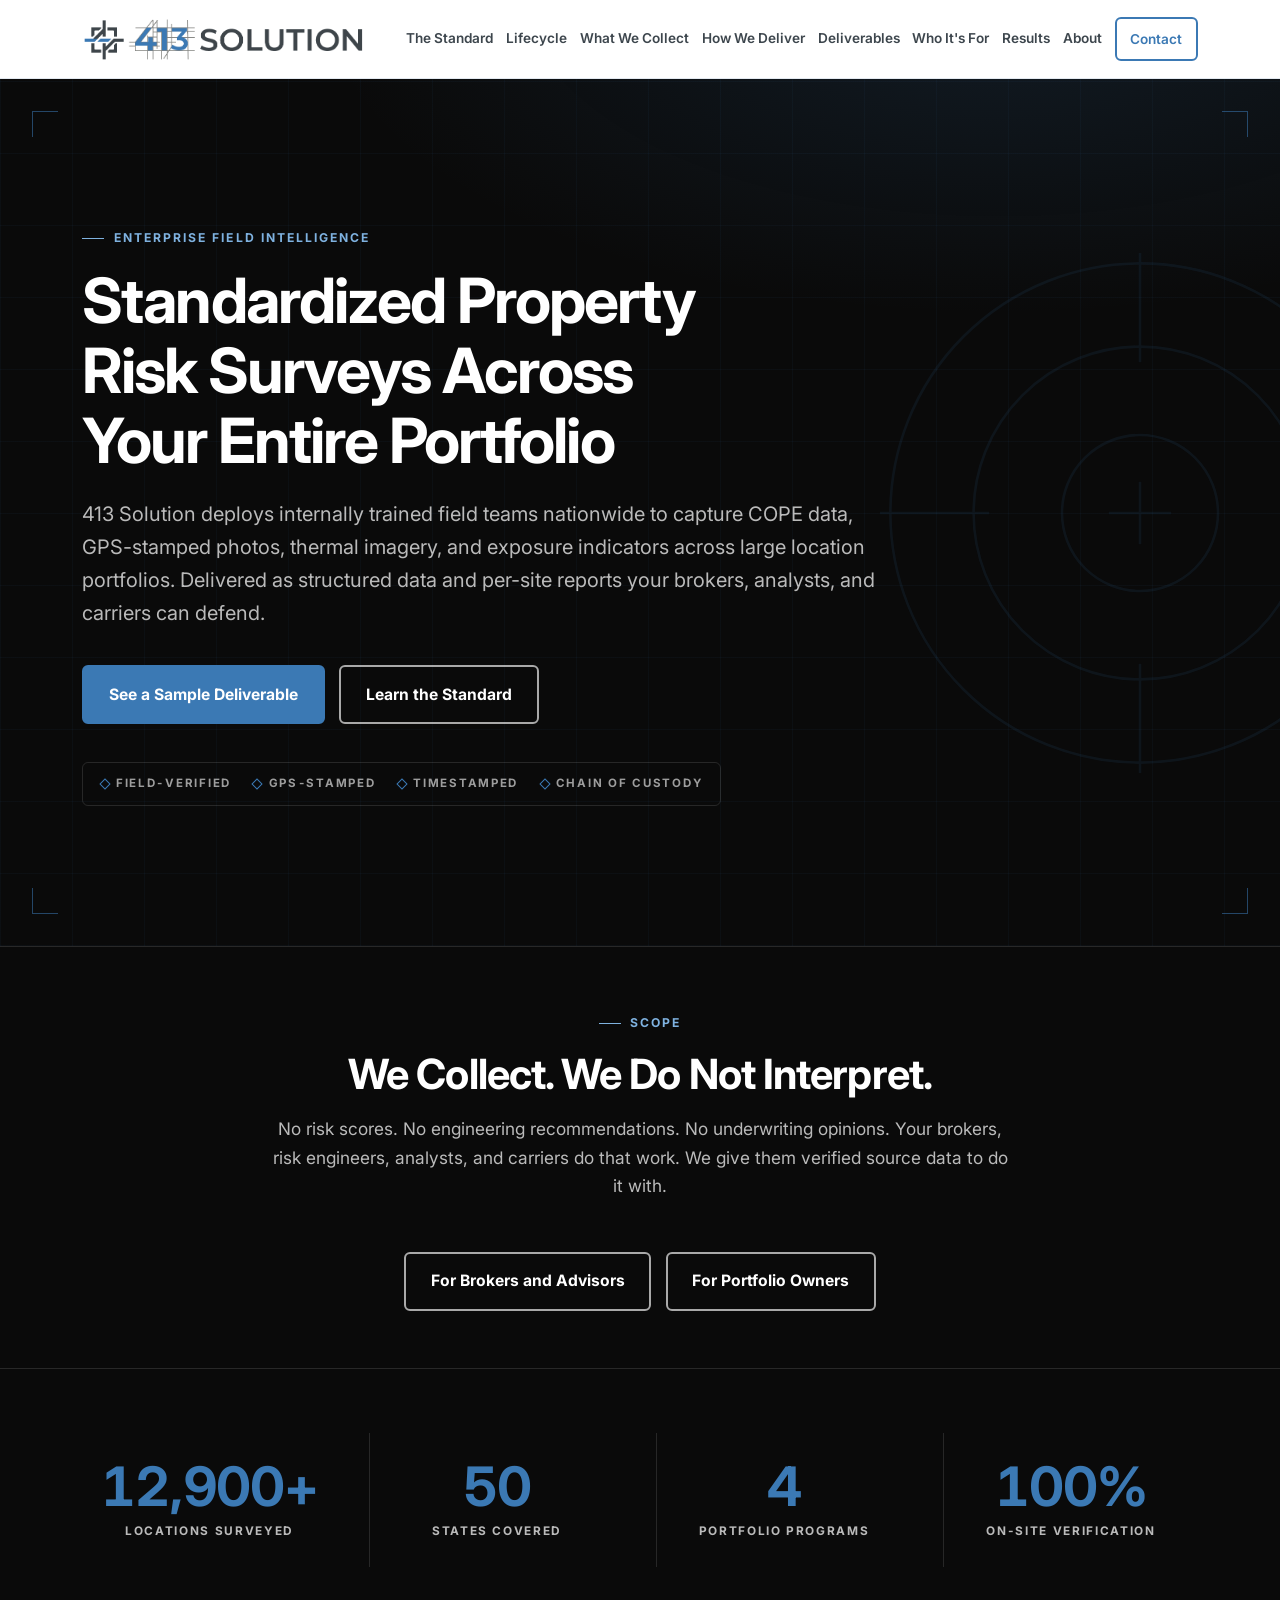
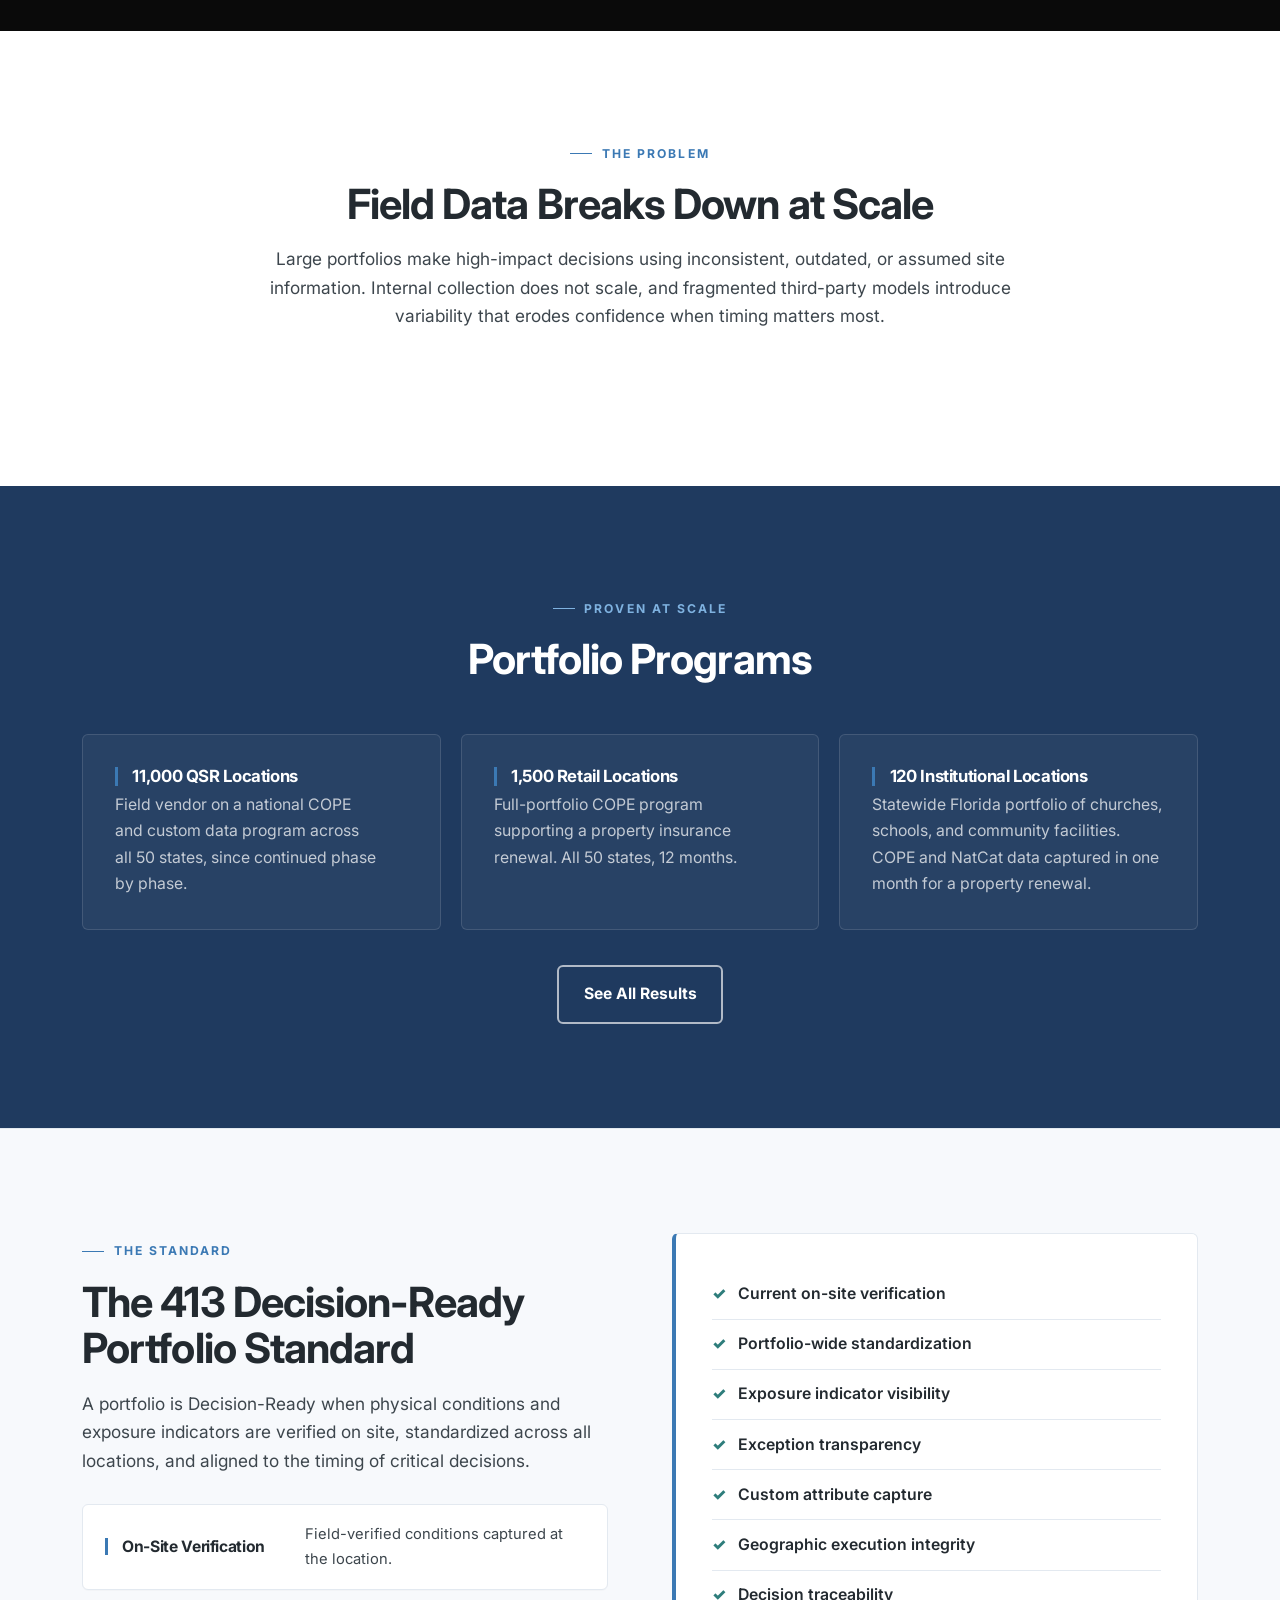
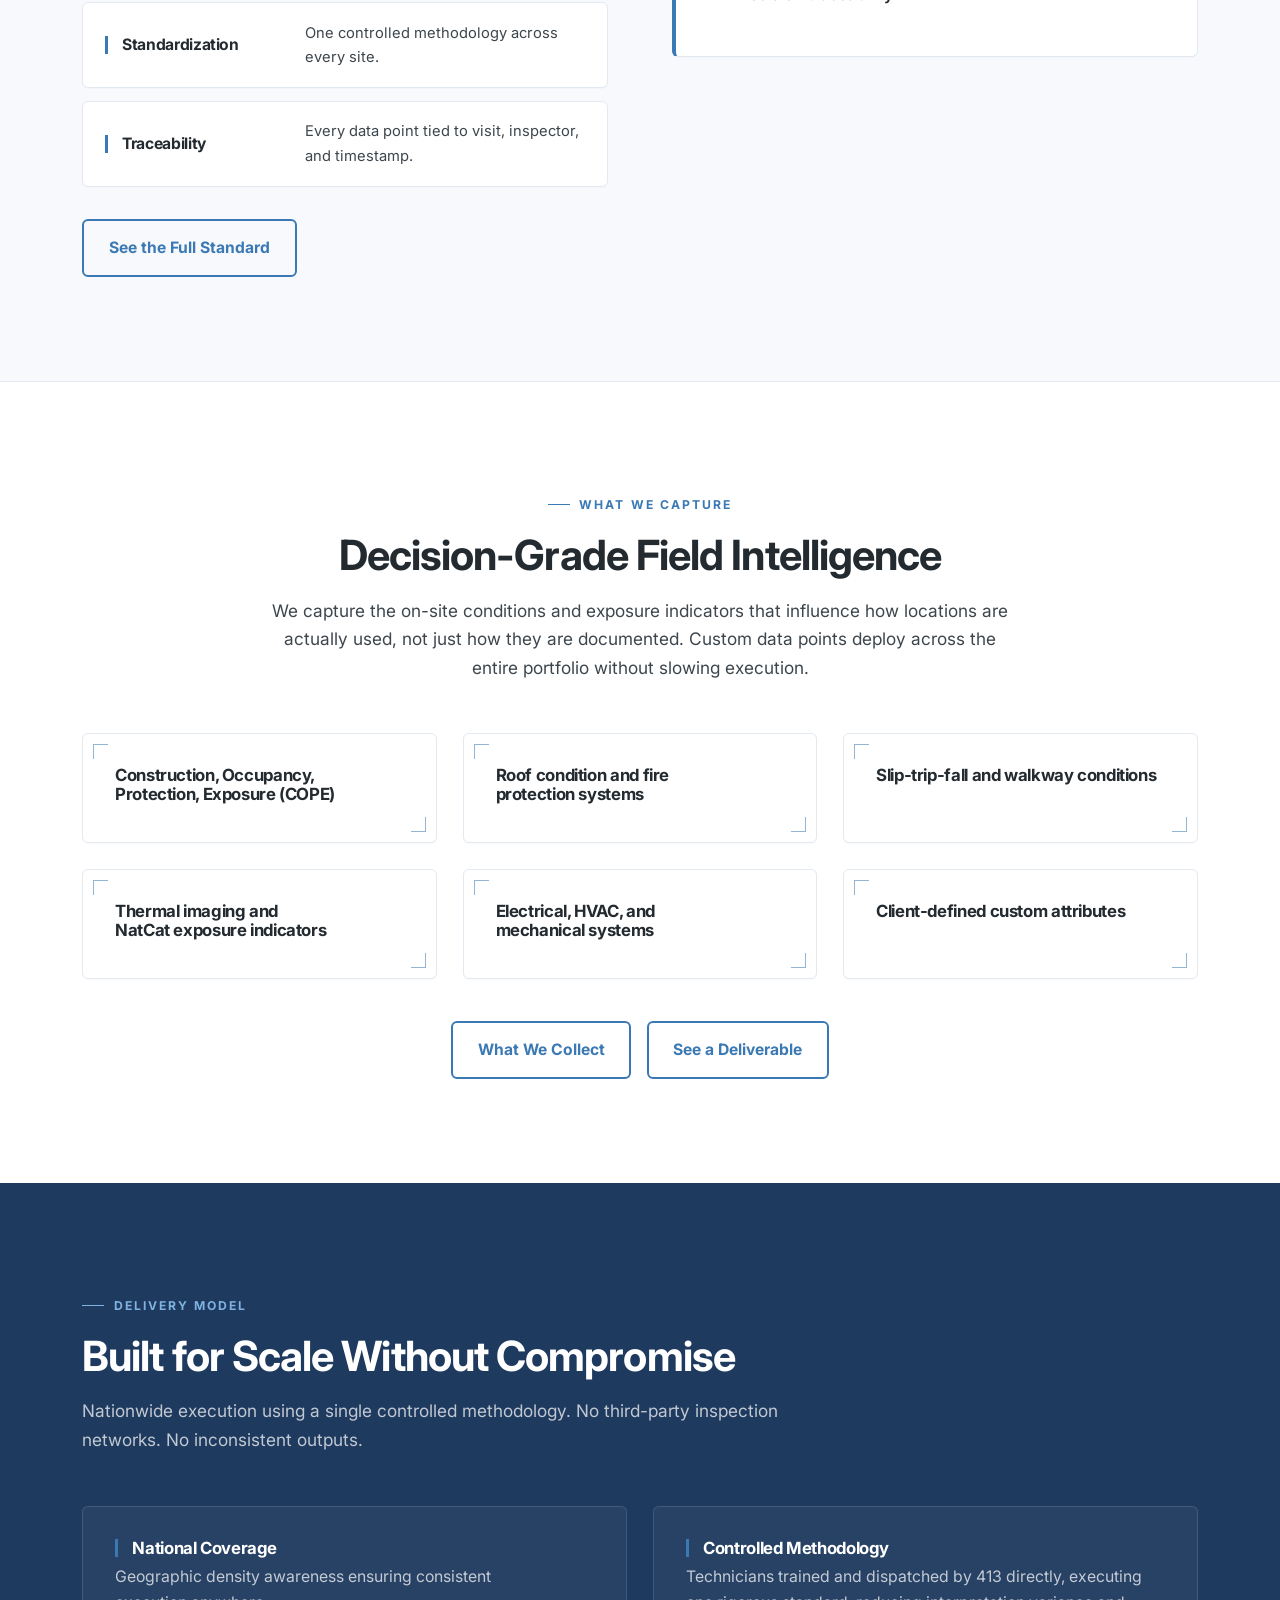
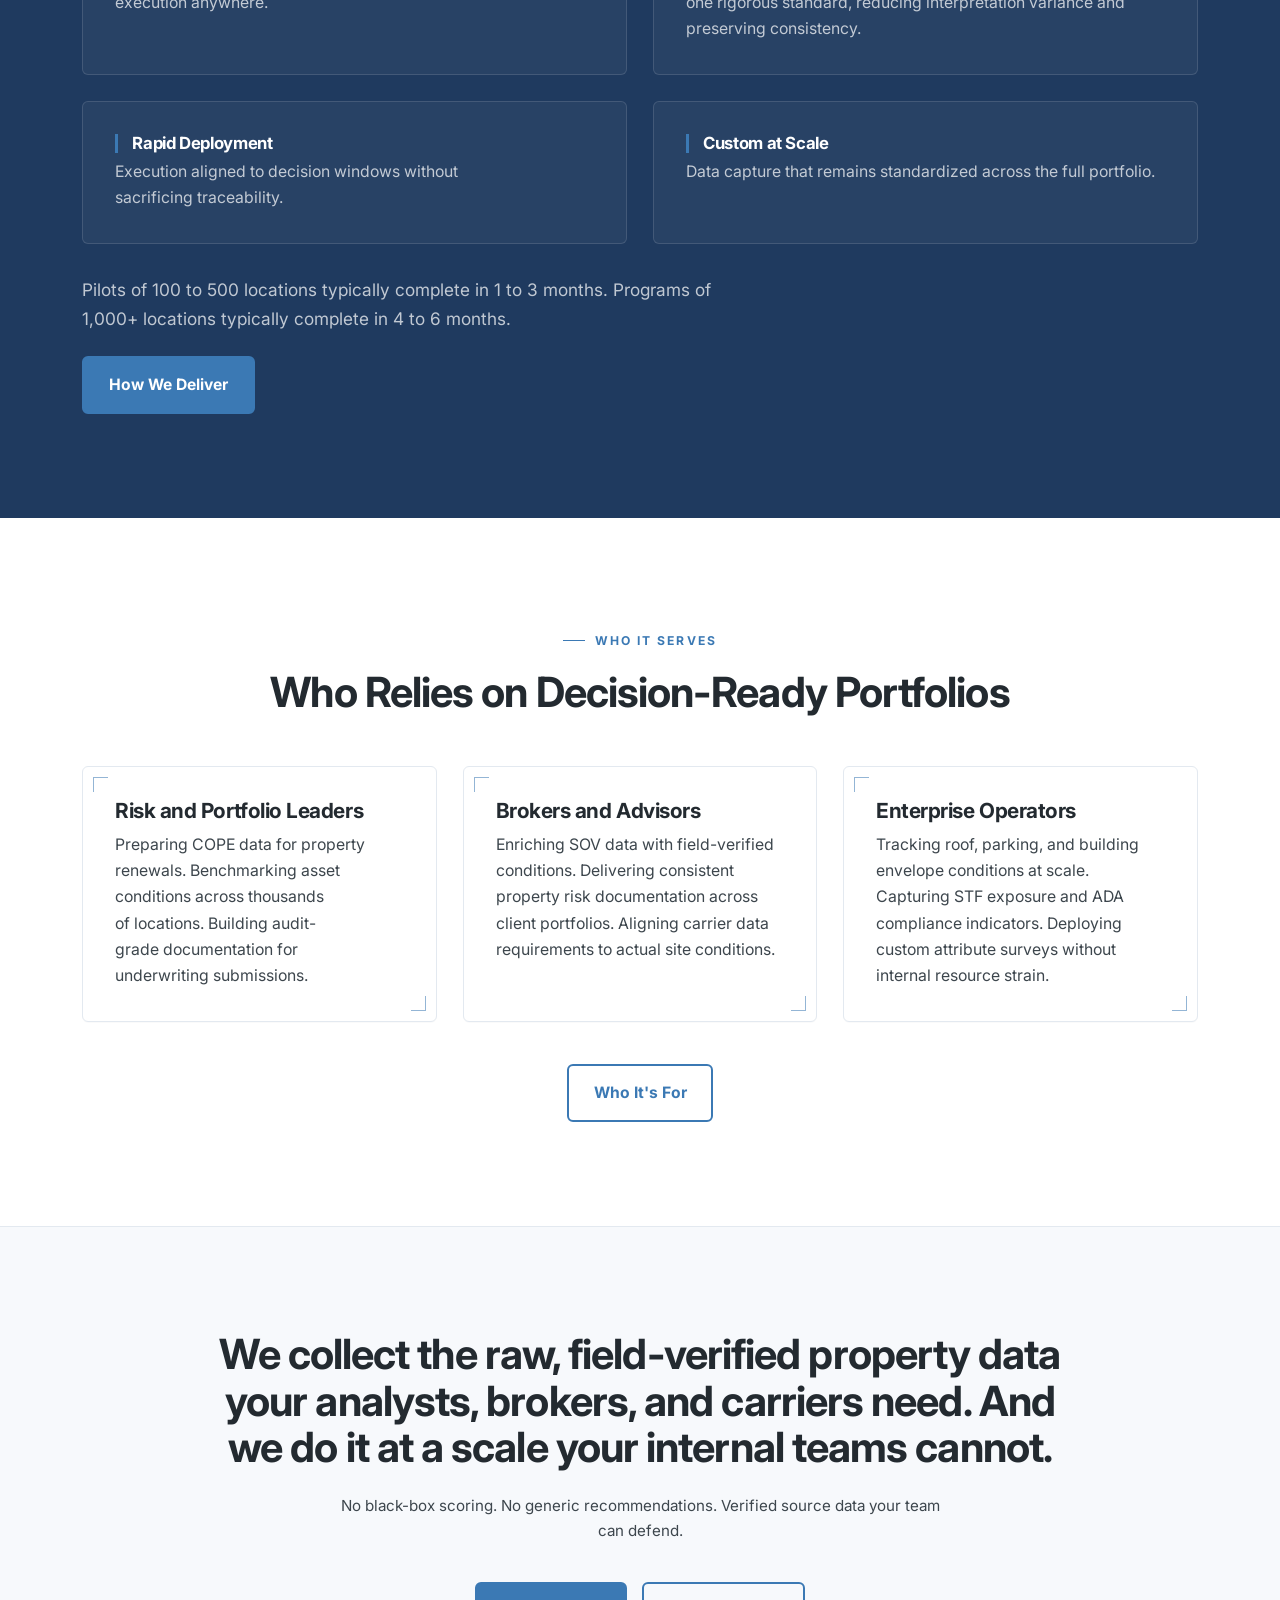
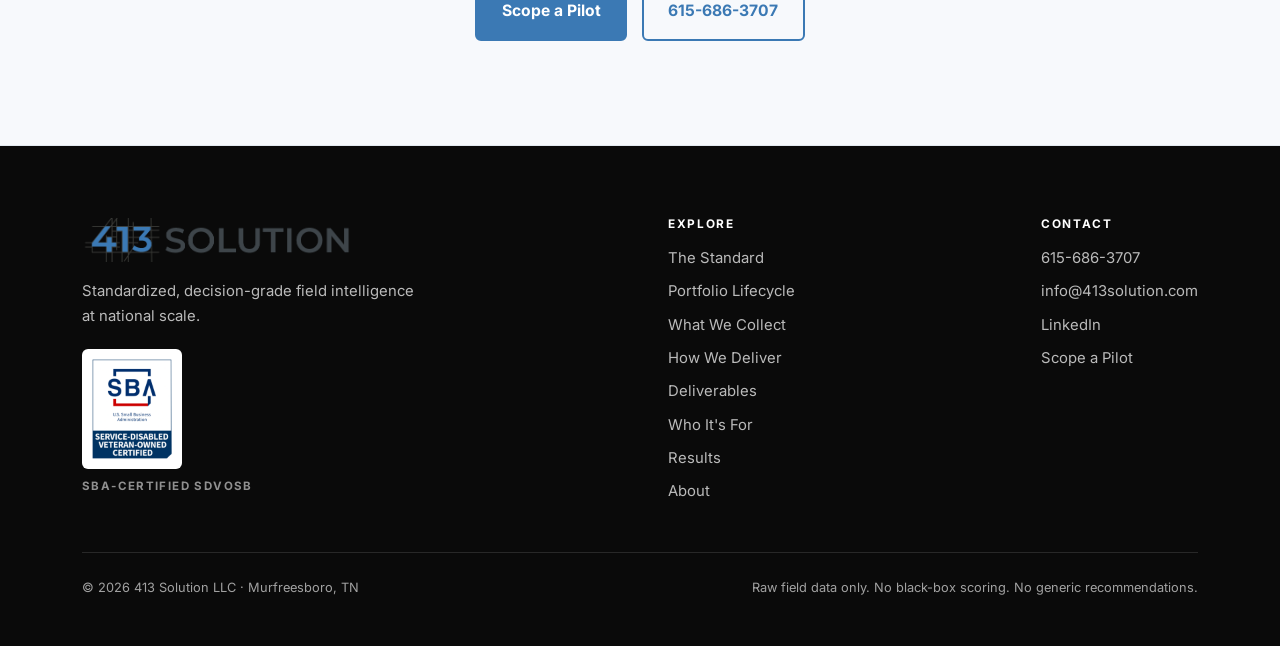
<file: index.html>
<!DOCTYPE html>
<html lang="en">
<head>
  <meta charset="UTF-8">
  <meta name="viewport" content="width=device-width, initial-scale=1.0">
  <title>COPE Data Collection &amp; Property Risk Surveys | 413 Solution</title>
  <meta name="description" content="413 Solution provides standardized, field-verified COPE data collection and property risk surveys at national scale for large location portfolios.">
  <link rel="canonical" href="https://413solution.com/">
  <meta property="og:title" content="COPE Data Collection &amp; Property Risk Surveys | 413 Solution">
  <meta property="og:description" content="413 Solution provides standardized, field-verified COPE data collection and property risk surveys at national scale for large location portfolios.">
  <meta property="og:type" content="website">
  <meta property="og:url" content="https://413solution.com/">
  <meta property="og:image" content="https://413solution.com/og-image.png">
  <meta property="og:image:width" content="2848">
  <meta property="og:image:height" content="1504">
  <meta property="og:site_name" content="413 Solution">
  <meta name="twitter:card" content="summary_large_image">
  <meta name="twitter:image" content="https://413solution.com/og-image.png">
  <link rel="icon" href="favicon.ico" sizes="48x48">
  <link rel="icon" type="image/png" sizes="32x32" href="favicon-32.png">
  <link rel="apple-touch-icon" href="apple-touch-icon.png">
  <meta name="theme-color" content="#0A0A0A">
  <link rel="preconnect" href="https://fonts.googleapis.com">
  <link rel="preconnect" href="https://fonts.gstatic.com" crossorigin>
  <link href="https://fonts.googleapis.com/css2?family=Inter:wght@300;400;600;700&display=swap" rel="stylesheet">
  <link rel="stylesheet" href="css/site.css">
  <script>document.documentElement.classList.add("js");setTimeout(function(){if(!window.__site413)document.documentElement.classList.remove("js")},3000);</script>
  
<script type="application/ld+json">
{
  "@context": "https://schema.org",
  "@type": "ProfessionalService",
  "@id": "https://413solution.com/#organization",
  "name": "413 Solution LLC",
  "alternateName": "413 Solution",
  "url": "https://413solution.com",
  "logo": "https://413solution.com/image/Horizontal-Logo.png",
  "image": "https://413solution.com/og-image.png",
  "description": "413 Solution LLC captures standardized, field-verified COPE data, natural catastrophe exposure documentation, thermal imaging, and site condition verification across large commercial property portfolios. Raw data collection only. No analytics, risk scoring, or engineering recommendations.",
  "slogan": "Standardized, decision-grade field intelligence at national scale.",
  "email": "info@413solution.com",
  "telephone": "+1-615-686-3707",
  "address": {
    "@type": "PostalAddress",
    "addressLocality": "Murfreesboro",
    "addressRegion": "TN",
    "addressCountry": "US"
  },
  "areaServed": {
    "@type": "Country",
    "name": "United States"
  },
  "sameAs": [
    "https://www.linkedin.com/company/413solution"
  ],
  "foundingLocation": {
    "@type": "Place",
    "name": "Murfreesboro, Tennessee"
  },
  "knowsAbout": [
    "COPE data collection",
    "Commercial property risk data",
    "Natural catastrophe exposure documentation",
    "Statement of values verification",
    "Infrared thermography of electrical distribution equipment",
    "Slip trip and fall condition documentation",
    "Multi-site portfolio field surveys",
    "Insurance renewal submission data"
  ],
  "hasCredential": {
    "@type": "EducationalOccupationalCredential",
    "credentialCategory": "certification",
    "name": "Service-Disabled Veteran-Owned Small Business (SDVOSB)",
    "recognizedBy": {
      "@type": "GovernmentOrganization",
      "name": "U.S. Small Business Administration"
    }
  },
  "hasOfferCatalog": {
    "@type": "OfferCatalog",
    "name": "Field Data Collection Services",
    "itemListElement": [
      {
        "@type": "Offer",
        "itemOffered": {
          "@type": "Service",
          "name": "COPE Data Collection",
          "description": "On-site capture of construction, occupancy, protection, and exposure attributes across every location in a commercial portfolio, delivered as structured data and per-site photo-documented reports."
        }
      },
      {
        "@type": "Offer",
        "itemOffered": {
          "@type": "Service",
          "name": "Natural Catastrophe Exposure Documentation",
          "description": "Site-level flood, wind, hail, seismic, and wildfire exposure indicators with secondary modifier data captured in the field."
        }
      },
      {
        "@type": "Offer",
        "itemOffered": {
          "@type": "Service",
          "name": "Electrical Thermal Imaging Survey",
          "description": "Thermal scans of electrical panels with the dead front in place, recording surface temperatures of breakers across multi-site portfolios."
        }
      },
      {
        "@type": "Offer",
        "itemOffered": {
          "@type": "Service",
          "name": "Site Condition and Liability Documentation",
          "description": "Slip-trip-fall, walkway, egress, and workers' compensation hazard documentation captured to a single standardized protocol."
        }
      }
    ]
  }
}
</script>
 
</head>
<body>
<div class="scroll-progress" aria-hidden="true"></div>
<nav class="site-nav">
  <div class="container">
    <a class="logo" href="index.html" aria-label="413 Solution home">
      <img src="image/Horizontal-Logo.png" alt="413 Solution" width="200" height="46">
    </a>
    <button class="menu-toggle" aria-label="Menu" aria-controls="site-menu" aria-expanded="false">
      <span></span><span></span><span></span>
    </button>
    <div class="nav-links" id="site-menu">
      <a href="standard.html">The Standard</a>
      <a href="portfolio-lifecycle.html">Lifecycle</a>
      <a href="what-we-collect.html">What We Collect</a>
      <a href="how-we-deliver.html">How We Deliver</a>
      <a href="deliverables.html">Deliverables</a>
      <a href="who-its-for.html">Who It's For</a>
      <a href="results.html">Results</a>
      <a href="about.html">About</a>
      <a class="nav-cta" href="contact.html">Contact</a>
    </div>
  </div>
</nav>

<header class="hero">
  <div class="reg-marks" aria-hidden="true"><i></i><i></i><i></i><i></i></div>
  <svg class="hero-reticle" viewBox="0 0 200 200" xmlns="http://www.w3.org/2000/svg" aria-hidden="true" style="top:50%;transform:translateY(-50%);">
  <g fill="none" stroke="#3B79B4" stroke-width="1">
    <circle cx="100" cy="100" r="96"/>
    <circle cx="100" cy="100" r="64"/>
    <circle cx="100" cy="100" r="30"/>
    <line x1="100" y1="0" x2="100" y2="42"/>
    <line x1="100" y1="158" x2="100" y2="200"/>
    <line x1="0" y1="100" x2="42" y2="100"/>
    <line x1="158" y1="100" x2="200" y2="100"/>
    <line x1="88" y1="100" x2="112" y2="100"/>
    <line x1="100" y1="88" x2="100" y2="112"/>
  </g>
</svg>
  <div class="container">
    <div class="hero-inner">
      <div class="eyebrow reveal on-dark" style="--d:0ms">Enterprise Field Intelligence</div>
      <h1 class="reveal" style="--d:80ms">Standardized Property Risk Surveys Across Your Entire Portfolio</h1>
      <p class="lede reveal" style="--d:160ms">413 Solution deploys internally trained field teams nationwide to capture COPE data, GPS-stamped photos, thermal imagery, and exposure indicators across large location portfolios. Delivered as structured data and per-site reports your brokers, analysts, and carriers can defend.</p>
      <div class="hero-actions reveal" style="--d:220ms">
        <a href="deliverables.html" class="btn btn-primary">See a Sample Deliverable</a>
        <a href="standard.html" class="btn btn-outline on-dark">Learn the Standard</a>
      </div>
      <div class="meta-strip reveal" style="--d:250ms">
  <span>Field-Verified</span><span>GPS-Stamped</span><span>Timestamped</span><span>Chain of Custody</span>
</div>
    </div>
  </div>
</header>

<section class="band-black on-dark" style="padding: 3.6rem 0; border-top: 1px solid var(--border-dark);">
  <div class="container">
    <div class="section-head centered reveal">
      <div class="eyebrow">Scope</div>
      <h2>We Collect. We Do Not Interpret.</h2>
      <p class="mx-auto">No risk scores. No engineering recommendations. No underwriting opinions. Your brokers, risk engineers, analysts, and carriers do that work. We give them verified source data to do it with.</p>
    </div>
    <div class="actions text-center reveal" style="justify-content:center; --d:120ms">
      <a href="who-its-for.html#brokers" class="btn btn-outline on-dark">For Brokers and Advisors</a>
      <a href="who-its-for.html#portfolio-owners" class="btn btn-outline on-dark">For Portfolio Owners</a>
    </div>
  </div>
</section>

<section class="band-black on-dark" style="padding: 4rem 0; border-top: 1px solid var(--border-dark);">
  <div class="container">
    <div class="stats-row">
      <div class="reveal" style="--d:0ms"><div class="stat-num" data-count="12900" data-suffix="+">12,900+</div><div class="stat-label">Locations Surveyed</div></div>
      <div class="reveal" style="--d:90ms"><div class="stat-num" data-count="50">50</div><div class="stat-label">States Covered</div></div>
      <div class="reveal" style="--d:180ms"><div class="stat-num" data-count="4">4</div><div class="stat-label">Portfolio Programs</div></div>
      <div class="reveal" style="--d:270ms"><div class="stat-num" data-count="100" data-suffix="%">100%</div><div class="stat-label">On-Site Verification</div></div>
    </div>
  </div>
</section>

<section>
  <div class="container">
    <div class="section-head centered reveal">
      <div class="eyebrow">The Problem</div>
      <h2>Field Data Breaks Down at Scale</h2>
      <p class="mx-auto">Large portfolios make high-impact decisions using inconsistent, outdated, or assumed site information. Internal collection does not scale, and fragmented third-party models introduce variability that erodes confidence when timing matters most.</p>
    </div>
  </div>
</section>

<section class="band-slate on-dark">
  <div class="container">
    <div class="section-head centered reveal">
      <div class="eyebrow on-dark">Proven at Scale</div>
      <h2>Portfolio Programs</h2>
    </div>
    <div class="grid-3" style="gap: 1.25rem;">
      <div class="card-dark reveal" style="--d:0ms"><h4>11,000 QSR Locations</h4><p>Field vendor on a national COPE and custom data program across all 50 states, since continued phase by phase.</p></div>
      <div class="card-dark reveal" style="--d:90ms"><h4>1,500 Retail Locations</h4><p>Full-portfolio COPE program supporting a property insurance renewal. All 50 states, 12 months.</p></div>
      <div class="card-dark reveal" style="--d:180ms"><h4>120 Institutional Locations</h4><p>Statewide Florida portfolio of churches, schools, and community facilities. COPE and NatCat data captured in one month for a property renewal.</p></div>
    </div>
    <div class="text-center reveal" style="margin-top: 2.2rem;"><a href="results.html" class="btn btn-outline on-dark">See All Results</a></div>
  </div>
</section>

<section class="band-light">
  <div class="container">
    <div class="grid-2" style="gap: 4rem; align-items: start;">
      <div class="reveal">
        <div class="eyebrow">The Standard</div>
        <h2>The 413 Decision-Ready Portfolio Standard</h2>
        <p>A portfolio is Decision-Ready when physical conditions and exposure indicators are verified on site, standardized across all locations, and aligned to the timing of critical decisions.</p>
        <div class="pillar-stack" style="margin-top: 1.8rem;">
          <div class="card pillar"><h4>On-Site Verification</h4><p>Field-verified conditions captured at the location.</p></div>
          <div class="card pillar"><h4>Standardization</h4><p>One controlled methodology across every site.</p></div>
          <div class="card pillar"><h4>Traceability</h4><p>Every data point tied to visit, inspector, and timestamp.</p></div>
        </div>
        <div style="margin-top: 2rem;"><a href="standard.html" class="btn btn-outline">See the Full Standard</a></div>
      </div>
      <div class="reveal" style="--d:120ms">
        <div class="card" style="padding: 2.25rem; border-left: 4px solid var(--blue);">
          <ul class="check-list">
            <li>Current on-site verification</li>
            <li>Portfolio-wide standardization</li>
            <li>Exposure indicator visibility</li>
            <li>Exception transparency</li>
            <li>Custom attribute capture</li>
            <li>Geographic execution integrity</li>
            <li>Decision traceability</li>
          </ul>
        </div>
      </div>
    </div>
  </div>
</section>

<section>
  <div class="container">
    <div class="section-head centered reveal">
      <div class="eyebrow">What We Capture</div>
      <h2>Decision-Grade Field Intelligence</h2>
      <p class="mx-auto">We capture the on-site conditions and exposure indicators that influence how locations are actually used, not just how they are documented. Custom data points deploy across the entire portfolio without slowing execution.</p>
    </div>
    <div class="grid-3">
      <div class="card tick reveal" style="--d:0ms"><h4>Construction, Occupancy, Protection, Exposure (COPE)</h4></div>
      <div class="card tick reveal" style="--d:70ms"><h4>Roof condition and fire protection systems</h4></div>
      <div class="card tick reveal" style="--d:140ms"><h4>Slip-trip-fall and walkway conditions</h4></div>
      <div class="card tick reveal" style="--d:0ms"><h4>Thermal imaging and NatCat exposure indicators</h4></div>
      <div class="card tick reveal" style="--d:70ms"><h4>Electrical, HVAC, and mechanical systems</h4></div>
      <div class="card tick reveal" style="--d:140ms"><h4>Client-defined custom attributes</h4></div>
    </div>
    <div class="text-center" style="margin-top: 2.6rem;">
      <a href="what-we-collect.html" class="btn btn-outline">What We Collect</a>
      <a href="deliverables.html" class="btn btn-outline" style="margin-left: 0.7rem;">See a Deliverable</a>
    </div>
  </div>
</section>

<section class="band-slate on-dark">
  <div class="container">
    <div class="section-head reveal">
      <div class="eyebrow">Delivery Model</div>
      <h2>Built for Scale Without Compromise</h2>
      <p>Nationwide execution using a single controlled methodology. No third-party inspection networks. No inconsistent outputs.</p>
    </div>
    <div class="grid-2">
      <div class="card-dark reveal" style="--d:0ms"><h4>National Coverage</h4><p>Geographic density awareness ensuring consistent execution anywhere.</p></div>
      <div class="card-dark reveal" style="--d:90ms"><h4>Controlled Methodology</h4><p>Technicians trained and dispatched by 413 directly, executing one rigorous standard, reducing interpretation variance and preserving consistency.</p></div>
      <div class="card-dark reveal" style="--d:0ms"><h4>Rapid Deployment</h4><p>Execution aligned to decision windows without sacrificing traceability.</p></div>
      <div class="card-dark reveal" style="--d:90ms"><h4>Custom at Scale</h4><p>Data capture that remains standardized across the full portfolio.</p></div>
    </div>
    <p class="reveal" style="margin-top: 2rem; max-width: 640px;">Pilots of 100 to 500 locations typically complete in 1 to 3 months. Programs of 1,000+ locations typically complete in 4 to 6 months.</p>
    <div style="margin-top: 1.4rem;" class="reveal"><a href="how-we-deliver.html" class="btn btn-primary">How We Deliver</a></div>
  </div>
</section>

<section>
  <div class="container">
    <div class="section-head centered reveal">
      <div class="eyebrow">Who It Serves</div>
      <h2>Who Relies on Decision-Ready Portfolios</h2>
    </div>
    <div class="grid-3">
      <div class="card tick reveal" style="--d:0ms">
        <h3>Risk and Portfolio Leaders</h3>
        <p>Preparing COPE data for property renewals. Benchmarking asset conditions across thousands of locations. Building audit-grade documentation for underwriting submissions.</p>
      </div>
      <div class="card tick reveal" style="--d:100ms">
        <h3>Brokers and Advisors</h3>
        <p>Enriching SOV data with field-verified conditions. Delivering consistent property risk documentation across client portfolios. Aligning carrier data requirements to actual site conditions.</p>
      </div>
      <div class="card tick reveal" style="--d:200ms">
        <h3>Enterprise Operators</h3>
        <p>Tracking roof, parking, and building envelope conditions at scale. Capturing STF exposure and ADA compliance indicators. Deploying custom attribute surveys without internal resource strain.</p>
      </div>
    </div>
    <div class="text-center" style="margin-top: 2.6rem;"><a href="who-its-for.html" class="btn btn-outline">Who It's For</a></div>
  </div>
</section>

<section class="band-light close-cta">
  <div class="container reveal">
    <h2>We collect the raw, field-verified property data your analysts, brokers, and carriers need. And we do it at a scale your internal teams cannot.</h2>
    <p class="fineprint">No black-box scoring. No generic recommendations. Verified source data your team can defend.</p>
    <div class="actions">
      <a href="contact.html" class="btn btn-primary">Scope a Pilot</a>
      <a href="tel:6156863707" class="btn btn-outline">615-686-3707</a>
    </div>
  </div>
</section>
<footer>
  <div class="container">
    <div class="footer-wrap">
      <div class="footer-brand">
        <img src="image/Logo_White.png" alt="413 Solution" width="613" height="100" loading="lazy" decoding="async">
        <p>Standardized, decision-grade field intelligence at national scale.</p>
        <div class="badge">
          <img src="image/sdvosb-badge.png" alt="SBA-certified Service-Disabled Veteran-Owned Small Business badge" width="240" height="300" loading="lazy" decoding="async">
          <span>SBA-Certified SDVOSB</span>
        </div>
      </div>
      <div class="footer-nav">
        <h4>Explore</h4>
        <a href="standard.html">The Standard</a>
        <a href="portfolio-lifecycle.html">Portfolio Lifecycle</a>
        <a href="what-we-collect.html">What We Collect</a>
        <a href="how-we-deliver.html">How We Deliver</a>
        <a href="deliverables.html">Deliverables</a>
        <a href="who-its-for.html">Who It's For</a>
        <a href="results.html">Results</a>
        <a href="about.html">About</a>
      </div>
      <div class="footer-contact">
        <h4>Contact</h4>
        <a href="tel:6156863707">615-686-3707</a>
        <a href="mailto:info@413solution.com">info@413solution.com</a>
        <a href="https://www.linkedin.com/company/413solution" target="_blank" rel="noreferrer">LinkedIn</a>
        <a href="contact.html">Scope a Pilot</a>
      </div>
    </div>
    <div class="footer-legal">
      <span>&copy; 2026 413 Solution LLC &middot; Murfreesboro, TN</span>
      <span>Raw field data only. No black-box scoring. No generic recommendations.</span>
    </div>
  </div>
</footer>
<script src="js/site.js" defer></script>
</body>
</html>
</file>
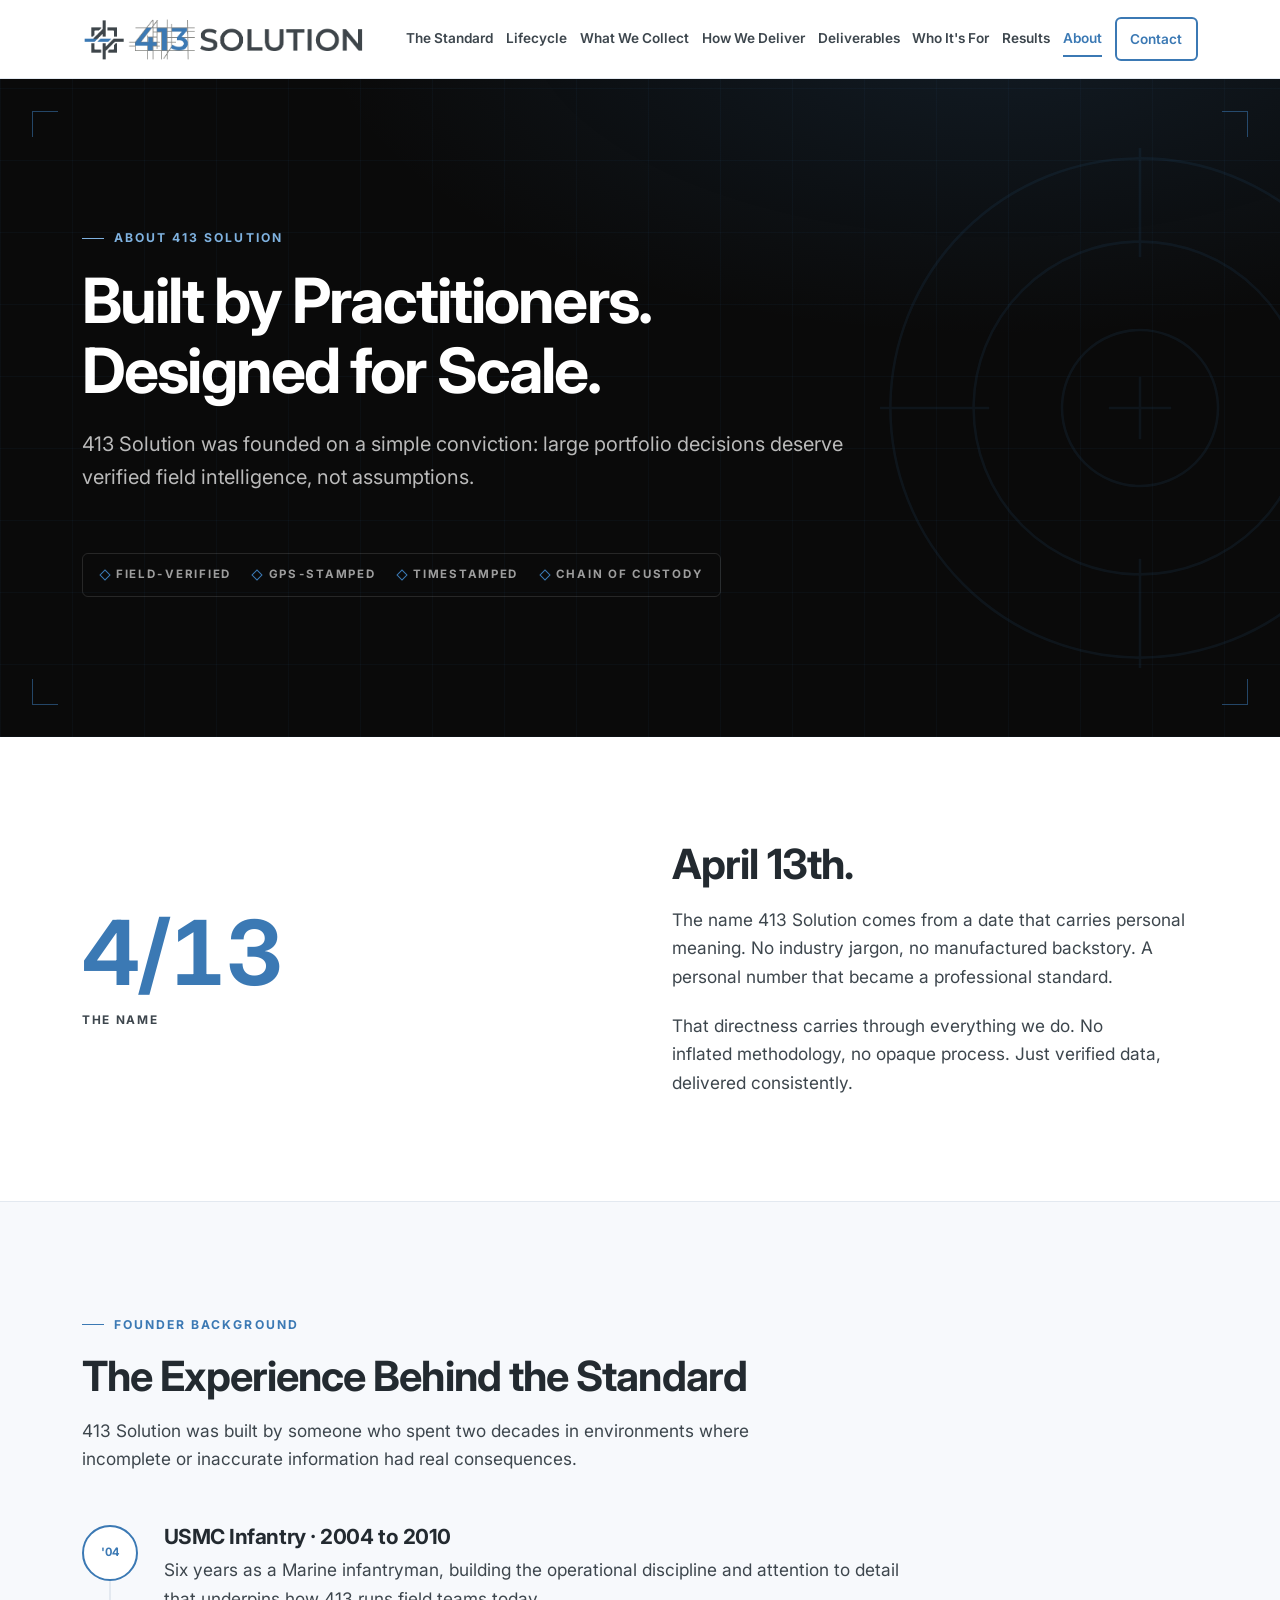
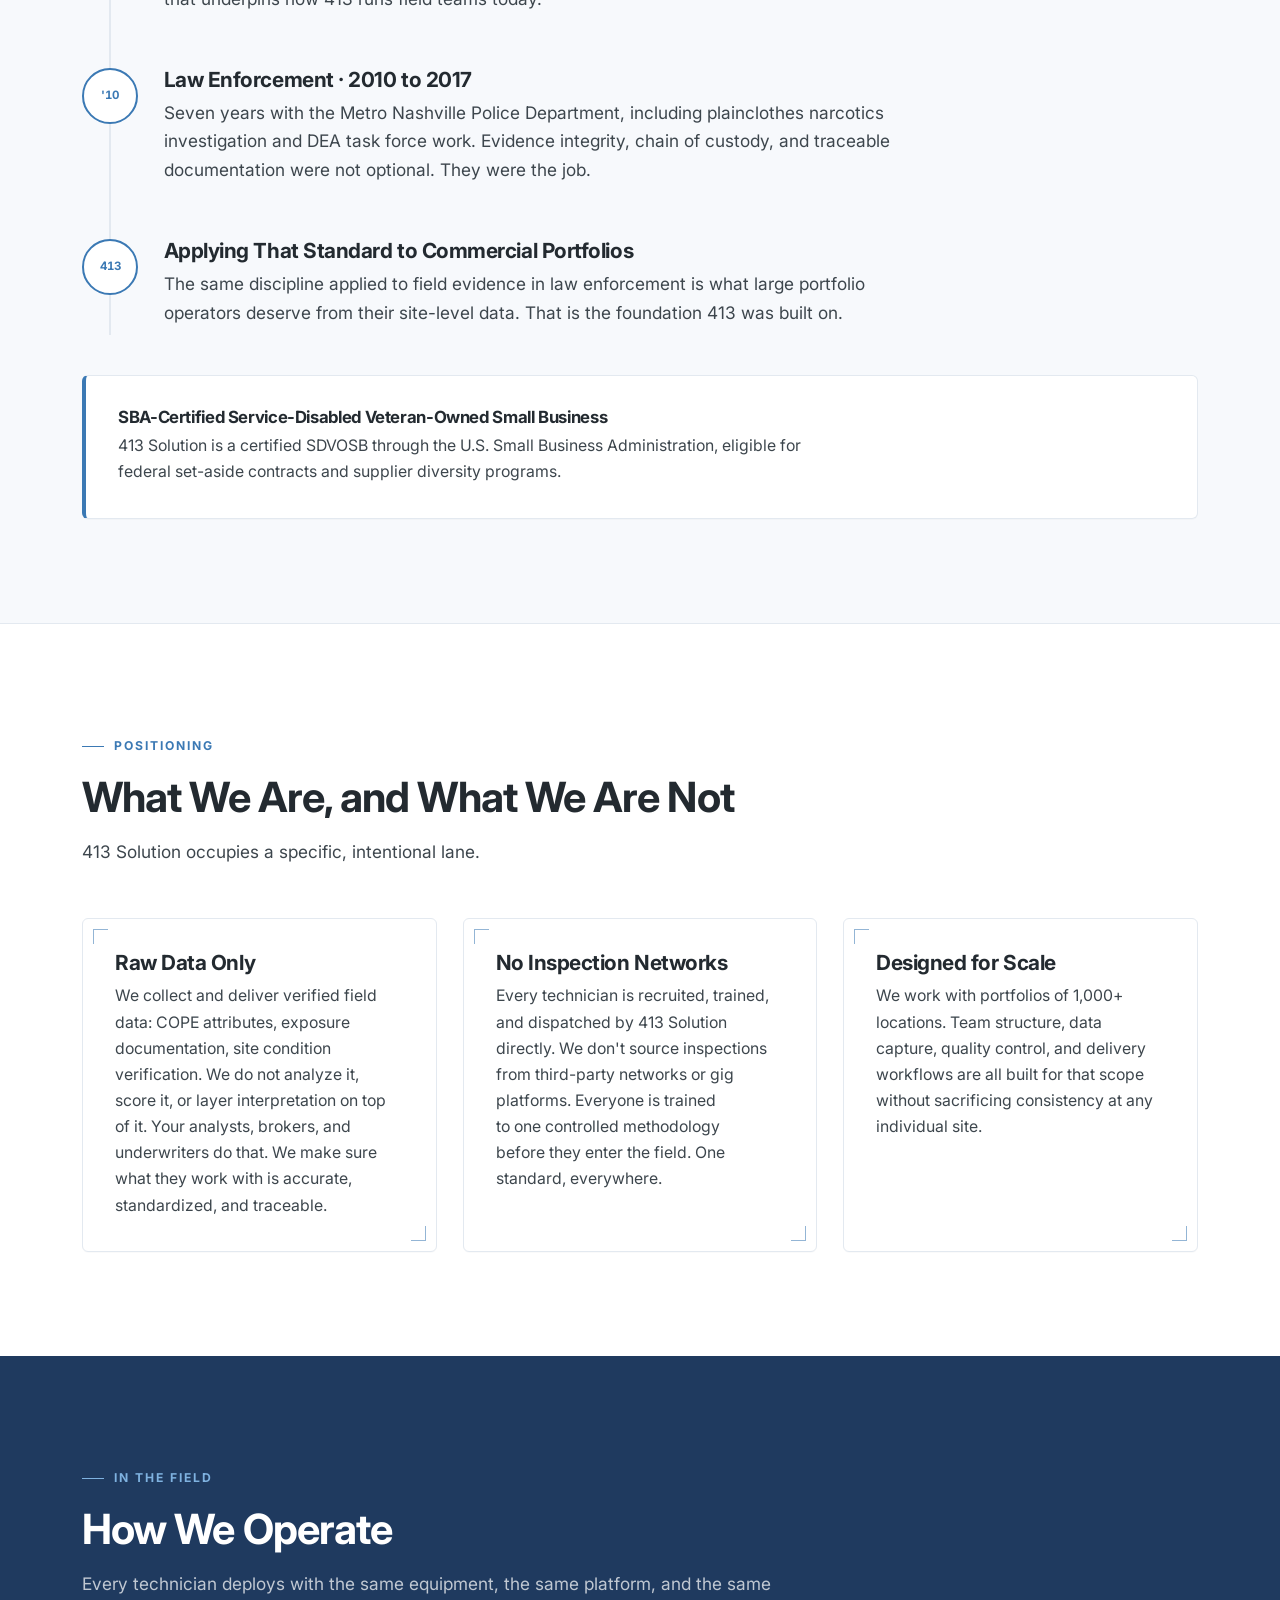
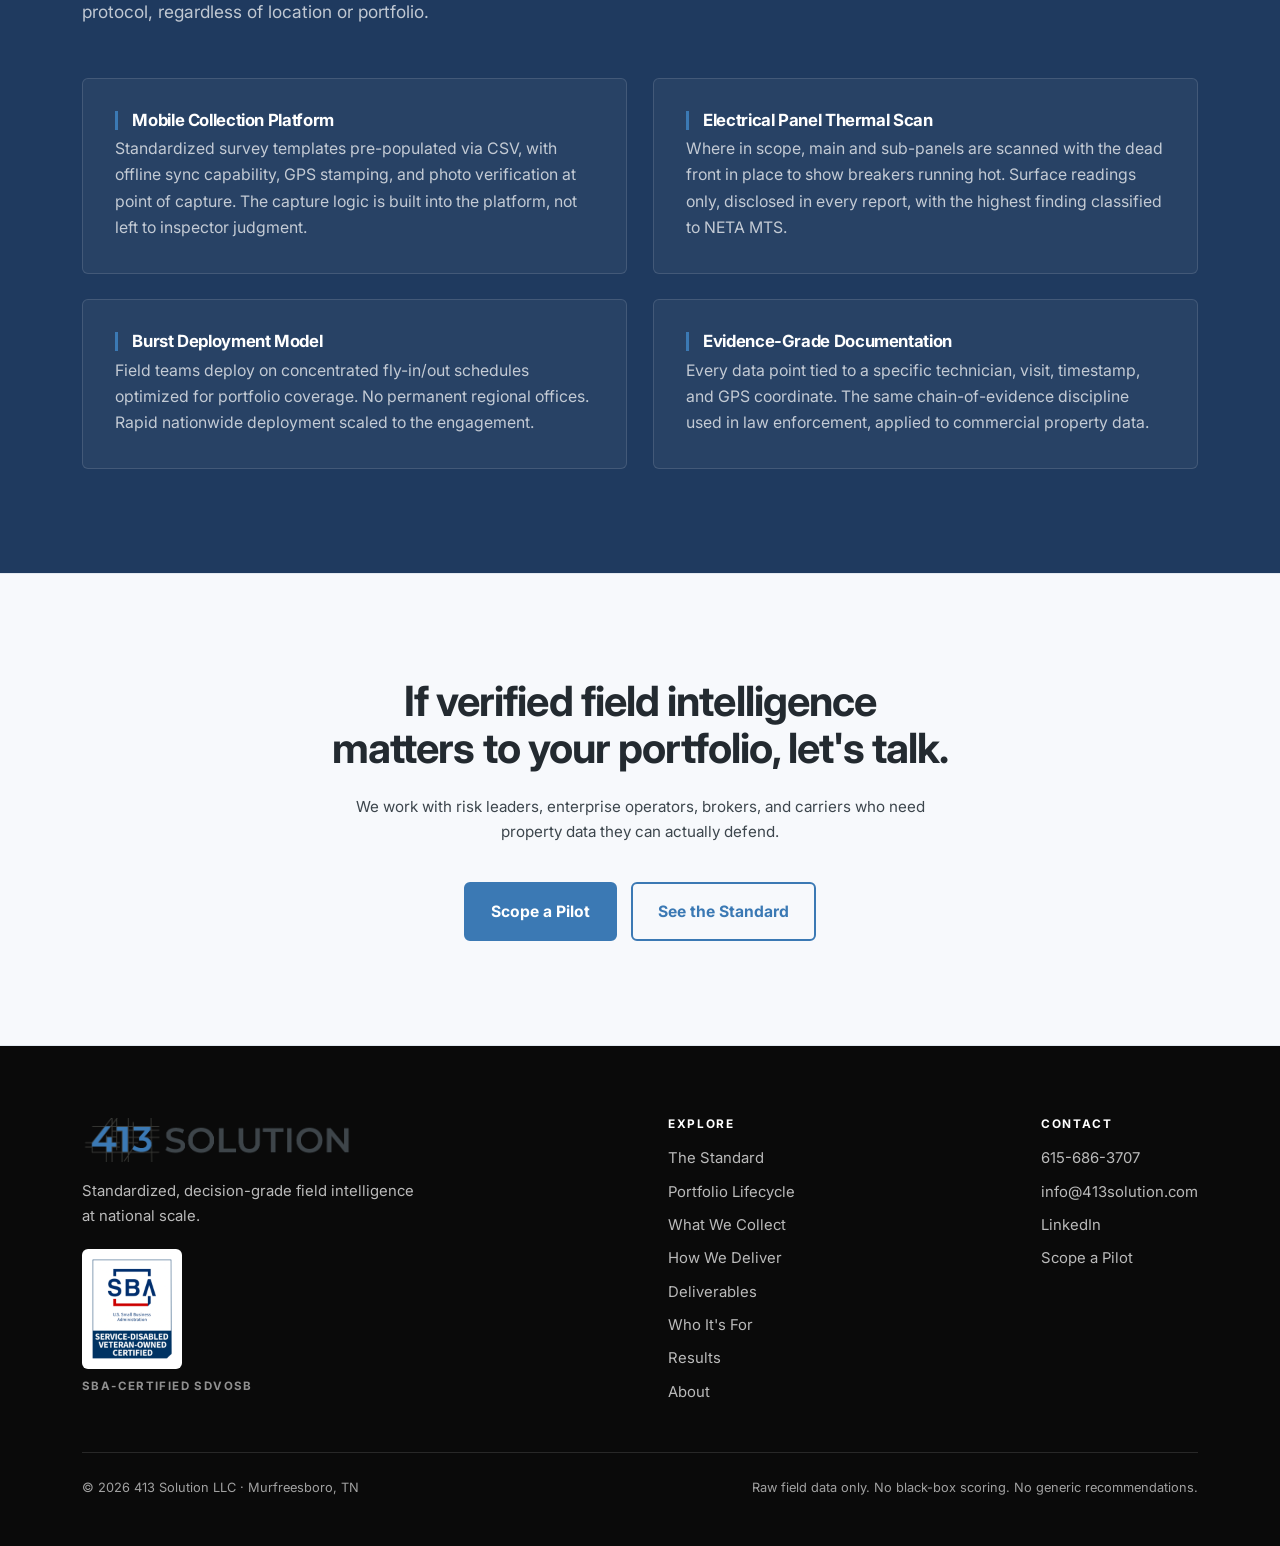
<file: about.html>
<!DOCTYPE html>
<html lang="en">
<head>
  <meta charset="UTF-8">
  <meta name="viewport" content="width=device-width, initial-scale=1.0">
  <title>About 413 Solution | SDVOSB Field Data Collection Firm</title>
  <meta name="description" content="413 Solution was founded on a simple conviction: large portfolio decisions deserve verified field intelligence, not assumptions. SBA-certified SDVOSB.">
  <link rel="canonical" href="https://413solution.com/about.html">
  <meta property="og:title" content="About 413 Solution | SDVOSB Field Data Collection Firm">
  <meta property="og:description" content="413 Solution was founded on a simple conviction: large portfolio decisions deserve verified field intelligence, not assumptions. SBA-certified SDVOSB.">
  <meta property="og:type" content="website">
  <meta property="og:url" content="https://413solution.com/about.html">
  <meta property="og:image" content="https://413solution.com/og-image.png">
  <meta property="og:image:width" content="2848">
  <meta property="og:image:height" content="1504">
  <meta property="og:site_name" content="413 Solution">
  <meta name="twitter:card" content="summary_large_image">
  <meta name="twitter:image" content="https://413solution.com/og-image.png">
  <link rel="icon" href="favicon.ico" sizes="48x48">
  <link rel="icon" type="image/png" sizes="32x32" href="favicon-32.png">
  <link rel="apple-touch-icon" href="apple-touch-icon.png">
  <meta name="theme-color" content="#0A0A0A">
  <link rel="preconnect" href="https://fonts.googleapis.com">
  <link rel="preconnect" href="https://fonts.gstatic.com" crossorigin>
  <link href="https://fonts.googleapis.com/css2?family=Inter:wght@300;400;600;700&display=swap" rel="stylesheet">
  <link rel="stylesheet" href="css/site.css">
  <script>document.documentElement.classList.add("js");setTimeout(function(){if(!window.__site413)document.documentElement.classList.remove("js")},3000);</script>
</head>
<body>
<div class="scroll-progress" aria-hidden="true"></div>
<nav class="site-nav">
  <div class="container">
    <a class="logo" href="index.html" aria-label="413 Solution home">
      <img src="image/Horizontal-Logo.png" alt="413 Solution" width="200" height="46">
    </a>
    <button class="menu-toggle" aria-label="Menu" aria-controls="site-menu" aria-expanded="false">
      <span></span><span></span><span></span>
    </button>
    <div class="nav-links" id="site-menu">
      <a href="standard.html">The Standard</a>
      <a href="portfolio-lifecycle.html">Lifecycle</a>
      <a href="what-we-collect.html">What We Collect</a>
      <a href="how-we-deliver.html">How We Deliver</a>
      <a href="deliverables.html">Deliverables</a>
      <a href="who-its-for.html">Who It's For</a>
      <a href="results.html">Results</a>
      <a href="about.html" class="active">About</a>
      <a class="nav-cta" href="contact.html">Contact</a>
    </div>
  </div>
</nav>

<header class="hero">
  <div class="reg-marks" aria-hidden="true"><i></i><i></i><i></i><i></i></div>
  <svg class="hero-reticle" viewBox="0 0 200 200" xmlns="http://www.w3.org/2000/svg" aria-hidden="true" style="top:50%;transform:translateY(-50%);">
  <g fill="none" stroke="#3B79B4" stroke-width="1">
    <circle cx="100" cy="100" r="96"/>
    <circle cx="100" cy="100" r="64"/>
    <circle cx="100" cy="100" r="30"/>
    <line x1="100" y1="0" x2="100" y2="42"/>
    <line x1="100" y1="158" x2="100" y2="200"/>
    <line x1="0" y1="100" x2="42" y2="100"/>
    <line x1="158" y1="100" x2="200" y2="100"/>
    <line x1="88" y1="100" x2="112" y2="100"/>
    <line x1="100" y1="88" x2="100" y2="112"/>
  </g>
</svg>
  <div class="container">
    <div class="hero-inner">
      <div class="eyebrow reveal on-dark">About 413 Solution</div>
      <h1 class="reveal" style="--d:80ms">Built by Practitioners.<br>Designed for Scale.</h1>
      <p class="lede reveal" style="--d:160ms">413 Solution was founded on a simple conviction: large portfolio decisions deserve verified field intelligence, not assumptions.</p>
      <div class="meta-strip reveal" style="--d:250ms">
  <span>Field-Verified</span><span>GPS-Stamped</span><span>Timestamped</span><span>Chain of Custody</span>
</div>
    </div>
  </div>
</header>

<section>
  <div class="container">
    <div class="grid-2" style="align-items: center; gap: 4rem;">
      <div class="reveal">
        <div class="stat-num" style="font-size: clamp(3.4rem, 8vw, 5.6rem);">4/13</div>
        <div class="stat-label" style="margin-top: 0.8rem;">The Name</div>
      </div>
      <div class="reveal" style="--d:120ms">
        <h2>April 13th.</h2>
        <p>The name 413 Solution comes from a date that carries personal meaning. No industry jargon, no manufactured backstory. A personal number that became a professional standard.</p>
        <p>That directness carries through everything we do. No inflated methodology, no opaque process. Just verified data, delivered consistently.</p>
      </div>
    </div>
  </div>
</section>

<section class="band-light">
  <div class="container">
    <div class="section-head reveal">
      <div class="eyebrow">Founder Background</div>
      <h2>The Experience Behind the Standard</h2>
      <p>413 Solution was built by someone who spent two decades in environments where incomplete or inaccurate information had real consequences.</p>
    </div>
    <div class="timeline">
      <div class="step reveal">
        <div class="step-num" style="font-size: 0.72rem;">'04</div>
        <div class="step-body">
          <h3>USMC Infantry &middot; 2004 to 2010</h3>
          <p>Six years as a Marine infantryman, building the operational discipline and attention to detail that underpins how 413 runs field teams today.</p>
        </div>
      </div>
      <div class="step reveal">
        <div class="step-num" style="font-size: 0.72rem;">'10</div>
        <div class="step-body">
          <h3>Law Enforcement &middot; 2010 to 2017</h3>
          <p>Seven years with the Metro Nashville Police Department, including plainclothes narcotics investigation and DEA task force work. Evidence integrity, chain of custody, and traceable documentation were not optional. They were the job.</p>
        </div>
      </div>
      <div class="step reveal">
        <div class="step-num" style="font-size: 0.72rem;">413</div>
        <div class="step-body">
          <h3>Applying That Standard to Commercial Portfolios</h3>
          <p>The same discipline applied to field evidence in law enforcement is what large portfolio operators deserve from their site-level data. That is the foundation 413 was built on.</p>
        </div>
      </div>
    </div>
    <div class="card reveal" style="margin-top: 2.5rem; border-left: 4px solid var(--blue);">
      <h4>SBA-Certified Service-Disabled Veteran-Owned Small Business</h4>
      <p>413 Solution is a certified SDVOSB through the U.S. Small Business Administration, eligible for federal set-aside contracts and supplier diversity programs.</p>
    </div>
  </div>
</section>

<section>
  <div class="container">
    <div class="section-head reveal">
      <div class="eyebrow">Positioning</div>
      <h2>What We Are, and What We Are Not</h2>
      <p>413 Solution occupies a specific, intentional lane.</p>
    </div>
    <div class="grid-3">
      <div class="card tick reveal" style="--d:0ms">
        <h3>Raw Data Only</h3>
        <p>We collect and deliver verified field data: COPE attributes, exposure documentation, site condition verification. We do not analyze it, score it, or layer interpretation on top of it. Your analysts, brokers, and underwriters do that. We make sure what they work with is accurate, standardized, and traceable.</p>
      </div>
      <div class="card tick reveal" style="--d:100ms">
        <h3>No Inspection Networks</h3>
        <p>Every technician is recruited, trained, and dispatched by 413 Solution directly. We don't source inspections from third-party networks or gig platforms. Everyone is trained to one controlled methodology before they enter the field. One standard, everywhere.</p>
      </div>
      <div class="card tick reveal" style="--d:200ms">
        <h3>Designed for Scale</h3>
        <p>We work with portfolios of 1,000+ locations. Team structure, data capture, quality control, and delivery workflows are all built for that scope without sacrificing consistency at any individual site.</p>
      </div>
    </div>
  </div>
</section>

<section class="band-slate on-dark">
  <div class="container">
    <div class="section-head reveal">
      <div class="eyebrow">In the Field</div>
      <h2>How We Operate</h2>
      <p>Every technician deploys with the same equipment, the same platform, and the same protocol, regardless of location or portfolio.</p>
    </div>
    <div class="grid-2">
      <div class="card-dark reveal" style="--d:0ms"><h4>Mobile Collection Platform</h4><p>Standardized survey templates pre-populated via CSV, with offline sync capability, GPS stamping, and photo verification at point of capture. The capture logic is built into the platform, not left to inspector judgment.</p></div>
      <div class="card-dark reveal" style="--d:90ms"><h4>Electrical Panel Thermal Scan</h4><p>Where in scope, main and sub-panels are scanned with the dead front in place to show breakers running hot. Surface readings only, disclosed in every report, with the highest finding classified to NETA MTS.</p></div>
      <div class="card-dark reveal" style="--d:0ms"><h4>Burst Deployment Model</h4><p>Field teams deploy on concentrated fly-in/out schedules optimized for portfolio coverage. No permanent regional offices. Rapid nationwide deployment scaled to the engagement.</p></div>
      <div class="card-dark reveal" style="--d:90ms"><h4>Evidence-Grade Documentation</h4><p>Every data point tied to a specific technician, visit, timestamp, and GPS coordinate. The same chain-of-evidence discipline used in law enforcement, applied to commercial property data.</p></div>
    </div>
  </div>
</section>

<section class="band-light close-cta">
  <div class="container reveal">
    <h2>If verified field intelligence matters to your portfolio, let's talk.</h2>
    <p class="fineprint">We work with risk leaders, enterprise operators, brokers, and carriers who need property data they can actually defend.</p>
    <div class="actions">
      <a href="contact.html" class="btn btn-primary">Scope a Pilot</a>
      <a href="standard.html" class="btn btn-outline">See the Standard</a>
    </div>
  </div>
</section>
<footer>
  <div class="container">
    <div class="footer-wrap">
      <div class="footer-brand">
        <img src="image/Logo_White.png" alt="413 Solution" width="613" height="100" loading="lazy" decoding="async">
        <p>Standardized, decision-grade field intelligence at national scale.</p>
        <div class="badge">
          <img src="image/sdvosb-badge.png" alt="SBA-certified Service-Disabled Veteran-Owned Small Business badge" width="240" height="300" loading="lazy" decoding="async">
          <span>SBA-Certified SDVOSB</span>
        </div>
      </div>
      <div class="footer-nav">
        <h4>Explore</h4>
        <a href="standard.html">The Standard</a>
        <a href="portfolio-lifecycle.html">Portfolio Lifecycle</a>
        <a href="what-we-collect.html">What We Collect</a>
        <a href="how-we-deliver.html">How We Deliver</a>
        <a href="deliverables.html">Deliverables</a>
        <a href="who-its-for.html">Who It's For</a>
        <a href="results.html">Results</a>
        <a href="about.html">About</a>
      </div>
      <div class="footer-contact">
        <h4>Contact</h4>
        <a href="tel:6156863707">615-686-3707</a>
        <a href="mailto:info@413solution.com">info@413solution.com</a>
        <a href="https://www.linkedin.com/company/413solution" target="_blank" rel="noreferrer">LinkedIn</a>
        <a href="contact.html">Scope a Pilot</a>
      </div>
    </div>
    <div class="footer-legal">
      <span>&copy; 2026 413 Solution LLC &middot; Murfreesboro, TN</span>
      <span>Raw field data only. No black-box scoring. No generic recommendations.</span>
    </div>
  </div>
</footer>
<script src="js/site.js" defer></script>
</body>
</html>
</file>
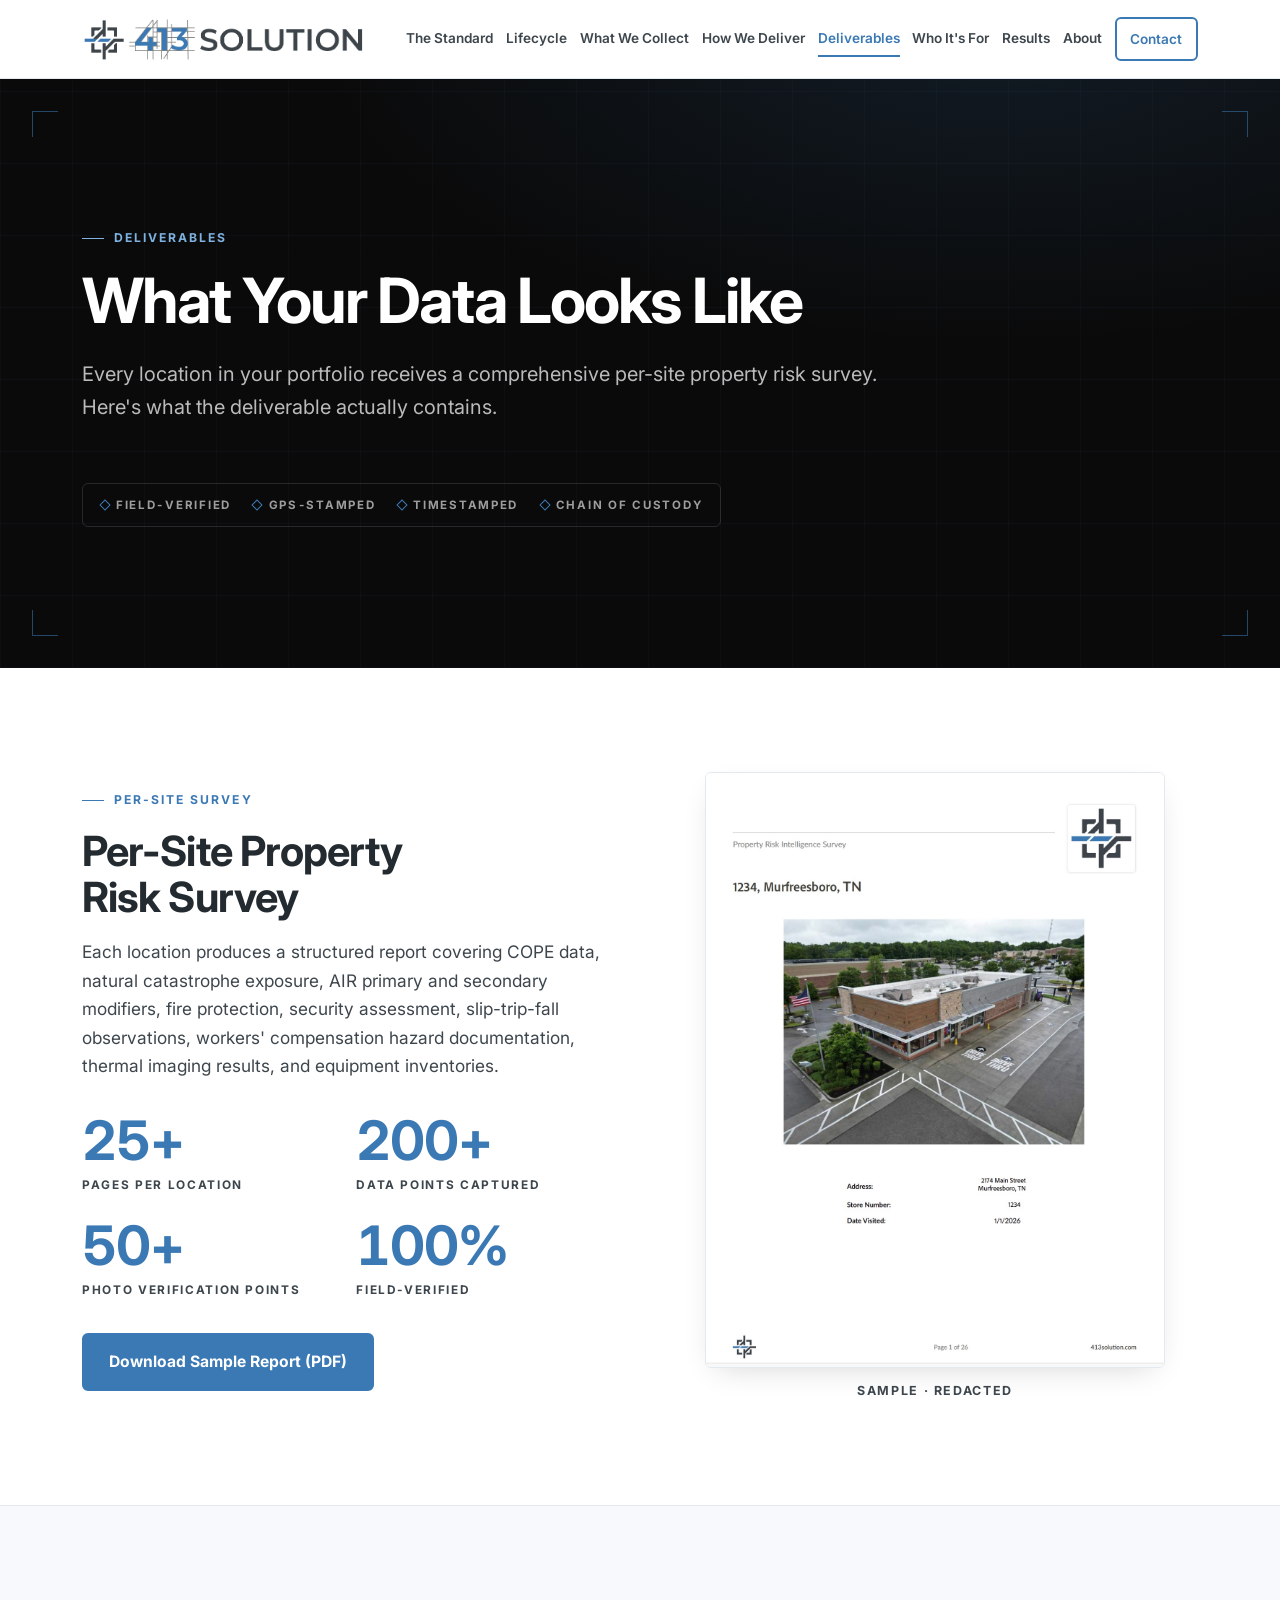
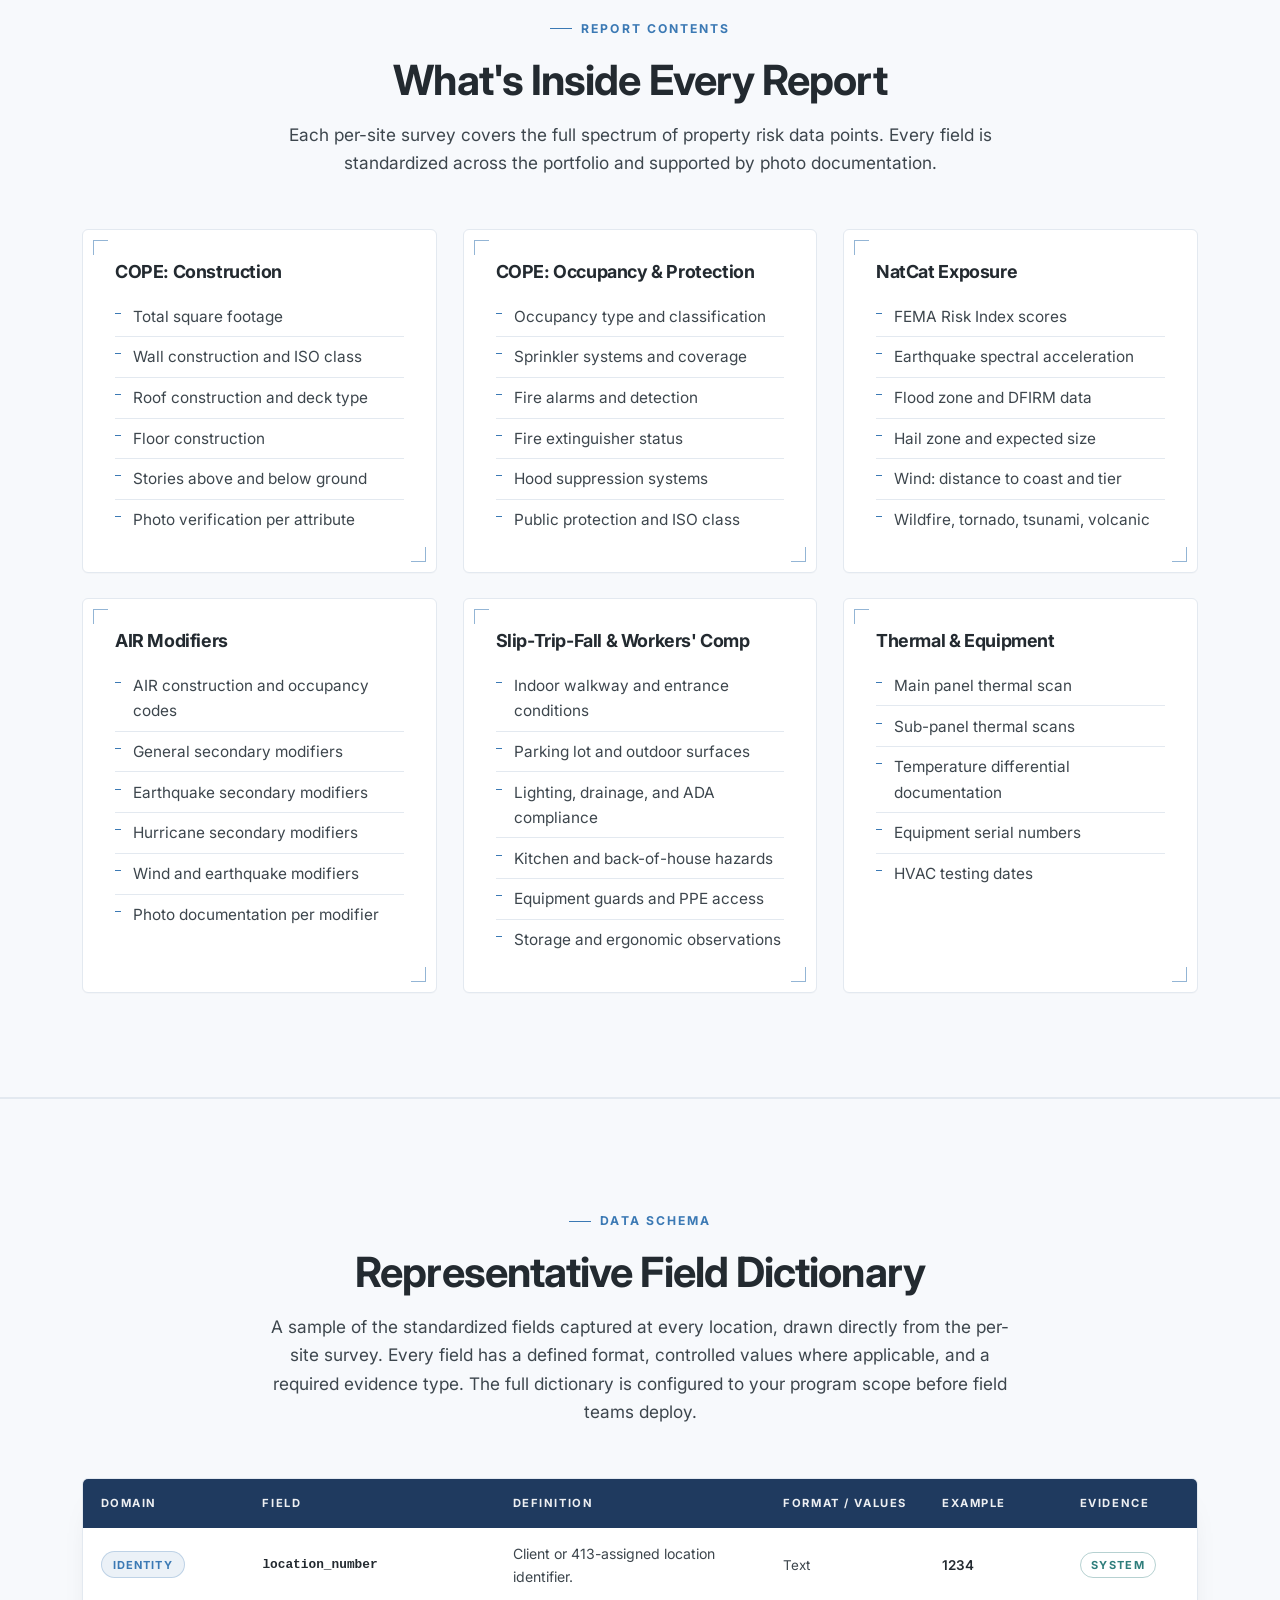
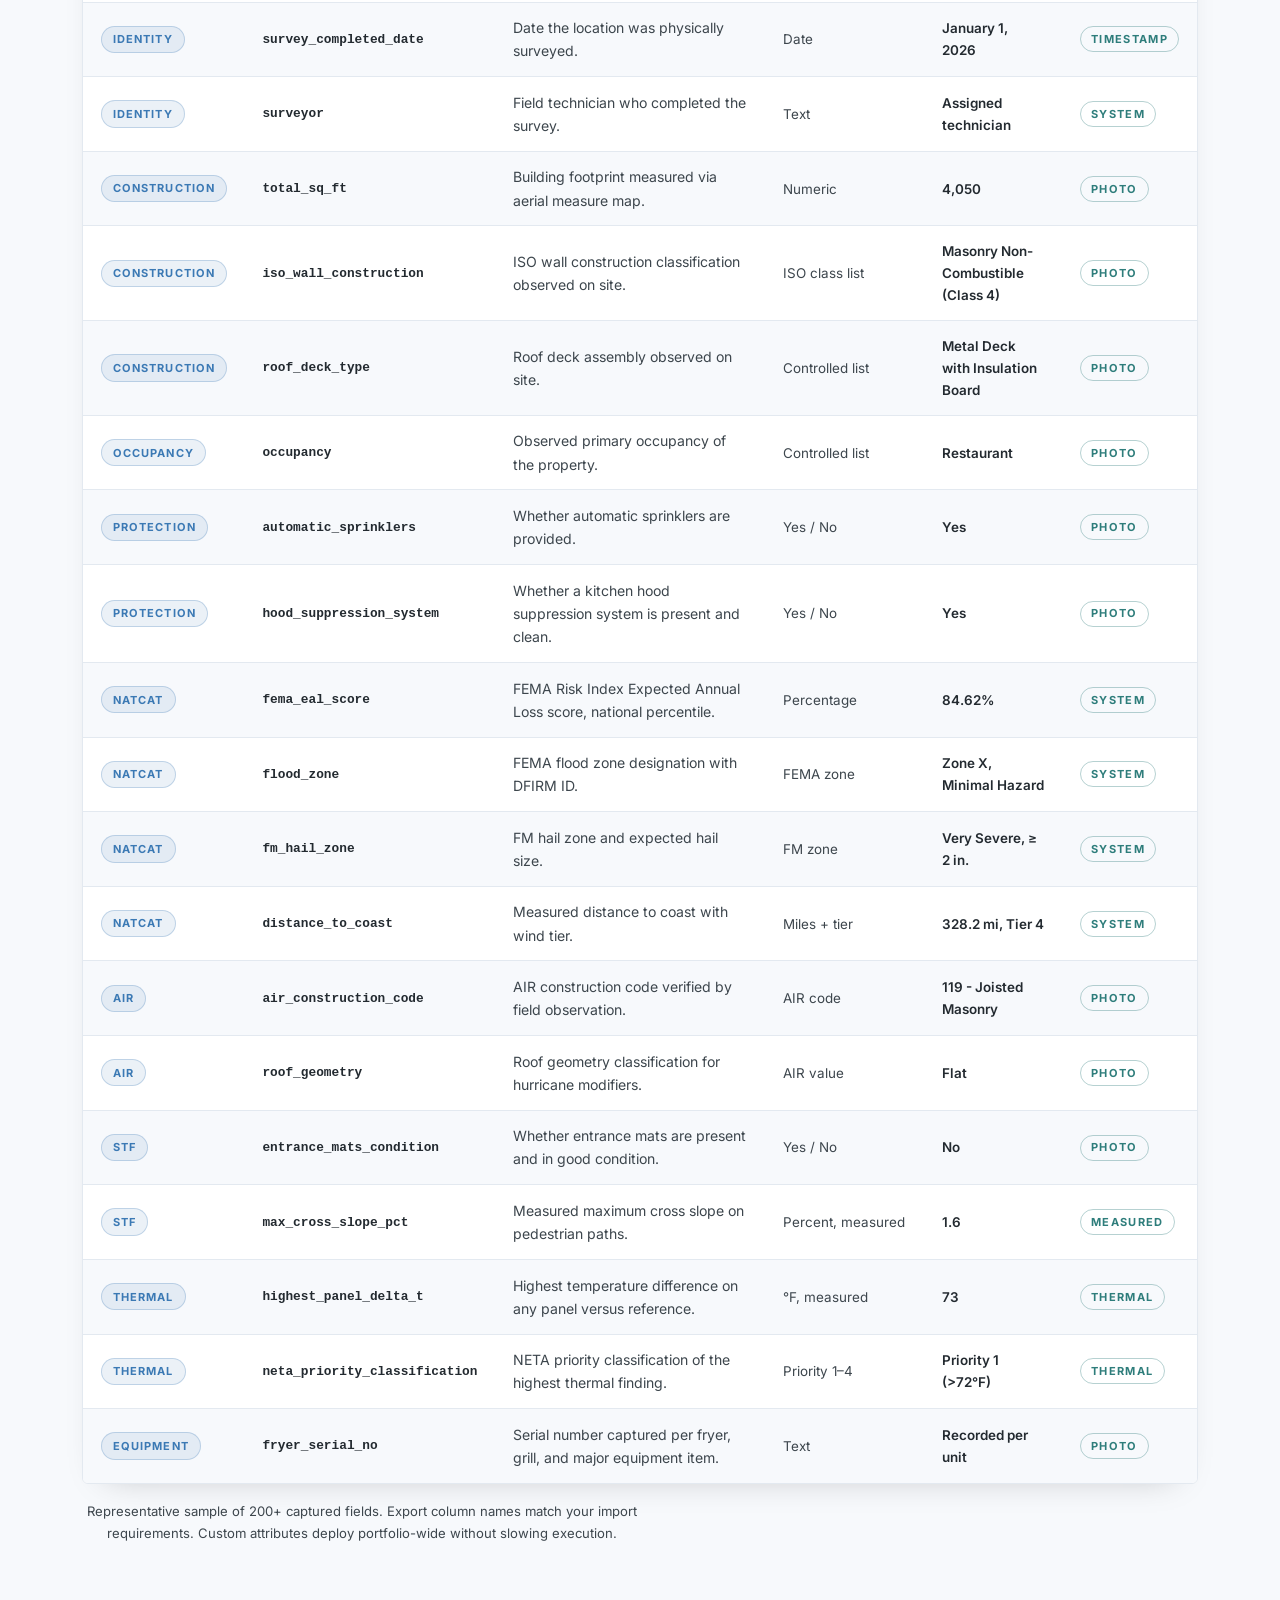
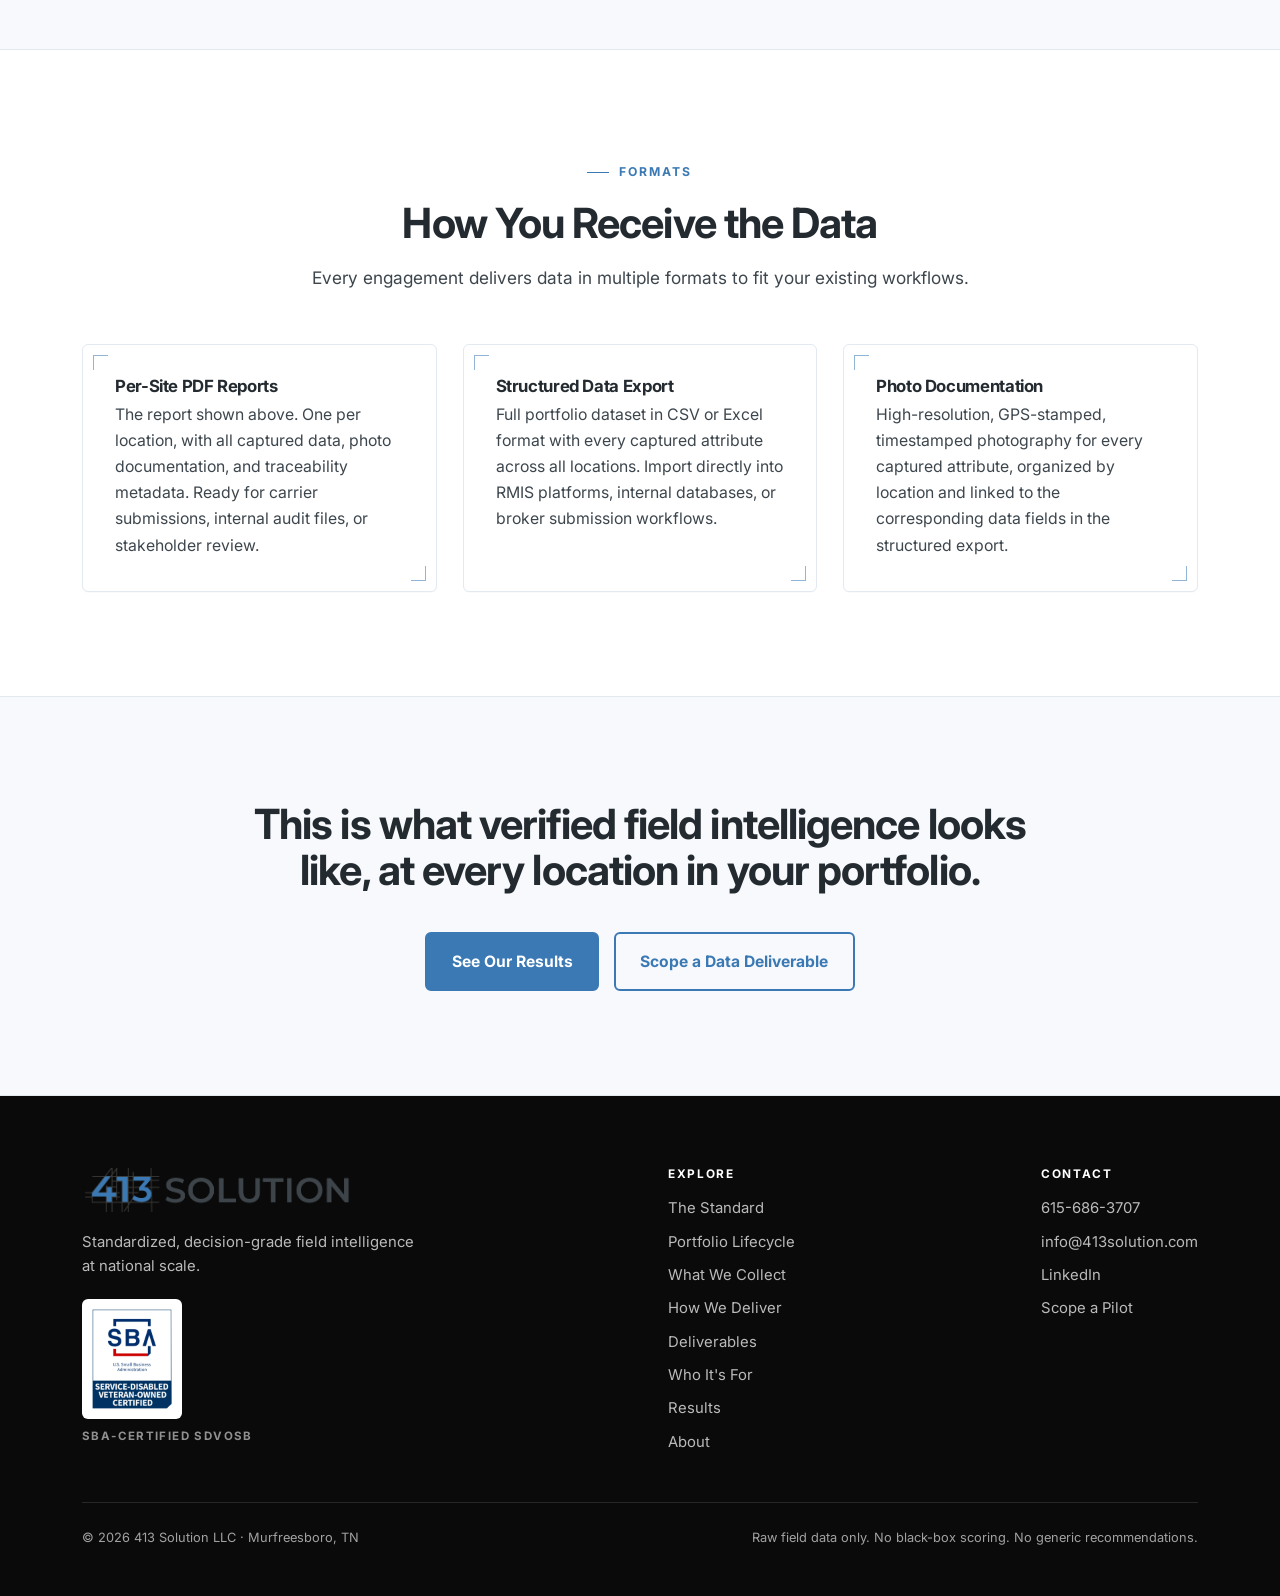
<file: deliverables.html>
<!DOCTYPE html>
<html lang="en">
<head>
  <meta charset="UTF-8">
  <meta name="viewport" content="width=device-width, initial-scale=1.0">
  <title>Per-Site Property Survey Reports &amp; Data | 413 Solution</title>
  <meta name="description" content="Every location receives a comprehensive per-site property risk survey: 25+ pages, 200+ data points, 50+ photo verification points, 100% field-verified.">
  <link rel="canonical" href="https://413solution.com/deliverables.html">
  <meta property="og:title" content="Per-Site Property Survey Reports &amp; Data | 413 Solution">
  <meta property="og:description" content="Every location receives a comprehensive per-site property risk survey: 25+ pages, 200+ data points, 50+ photo verification points, 100% field-verified.">
  <meta property="og:type" content="website">
  <meta property="og:url" content="https://413solution.com/deliverables.html">
  <meta property="og:image" content="https://413solution.com/og-image.png">
  <meta property="og:image:width" content="2848">
  <meta property="og:image:height" content="1504">
  <meta property="og:site_name" content="413 Solution">
  <meta name="twitter:card" content="summary_large_image">
  <meta name="twitter:image" content="https://413solution.com/og-image.png">
  <link rel="icon" href="favicon.ico" sizes="48x48">
  <link rel="icon" type="image/png" sizes="32x32" href="favicon-32.png">
  <link rel="apple-touch-icon" href="apple-touch-icon.png">
  <meta name="theme-color" content="#0A0A0A">
  <link rel="preconnect" href="https://fonts.googleapis.com">
  <link rel="preconnect" href="https://fonts.gstatic.com" crossorigin>
  <link href="https://fonts.googleapis.com/css2?family=Inter:wght@300;400;600;700&display=swap" rel="stylesheet">
  <link rel="stylesheet" href="css/site.css">
  <script>document.documentElement.classList.add("js");setTimeout(function(){if(!window.__site413)document.documentElement.classList.remove("js")},3000);</script>
</head>
<body>
<div class="scroll-progress" aria-hidden="true"></div>
<nav class="site-nav">
  <div class="container">
    <a class="logo" href="index.html" aria-label="413 Solution home">
      <img src="image/Horizontal-Logo.png" alt="413 Solution" width="200" height="46">
    </a>
    <button class="menu-toggle" aria-label="Menu" aria-controls="site-menu" aria-expanded="false">
      <span></span><span></span><span></span>
    </button>
    <div class="nav-links" id="site-menu">
      <a href="standard.html">The Standard</a>
      <a href="portfolio-lifecycle.html">Lifecycle</a>
      <a href="what-we-collect.html">What We Collect</a>
      <a href="how-we-deliver.html">How We Deliver</a>
      <a href="deliverables.html" class="active">Deliverables</a>
      <a href="who-its-for.html">Who It's For</a>
      <a href="results.html">Results</a>
      <a href="about.html">About</a>
      <a class="nav-cta" href="contact.html">Contact</a>
    </div>
  </div>
</nav>

<header class="hero">
  <div class="reg-marks" aria-hidden="true"><i></i><i></i><i></i><i></i></div>
  <div class="container">
    <div class="hero-inner">
      <div class="eyebrow reveal on-dark">Deliverables</div>
      <h1 class="reveal" style="--d:80ms">What Your Data Looks Like</h1>
      <p class="lede reveal" style="--d:160ms">Every location in your portfolio receives a comprehensive per-site property risk survey. Here's what the deliverable actually contains.</p>
      <div class="meta-strip reveal" style="--d:250ms">
  <span>Field-Verified</span><span>GPS-Stamped</span><span>Timestamped</span><span>Chain of Custody</span>
</div>
    </div>
  </div>
</header>

<section>
  <div class="container">
    <div class="grid-2" style="gap: 4rem; align-items: center;">
      <div class="reveal">
        <div class="eyebrow">Per-Site Survey</div>
        <h2>Per-Site Property Risk Survey</h2>
        <p>Each location produces a structured report covering COPE data, natural catastrophe exposure, AIR primary and secondary modifiers, fire protection, security assessment, slip-trip-fall observations, workers' compensation hazard documentation, thermal imaging results, and equipment inventories.</p>
        <div class="grid-2" style="gap: 1.4rem; margin: 2rem 0;">
          <div><div class="stat-num" data-count="25" data-suffix="+">25+</div><div class="stat-label">Pages Per Location</div></div>
          <div><div class="stat-num" data-count="200" data-suffix="+">200+</div><div class="stat-label">Data Points Captured</div></div>
          <div><div class="stat-num" data-count="50" data-suffix="+">50+</div><div class="stat-label">Photo Verification Points</div></div>
          <div><div class="stat-num" data-count="100" data-suffix="%">100%</div><div class="stat-label">Field-Verified</div></div>
        </div>
        <a href="image/Sample_Survey.pdf" target="_blank" rel="noreferrer" class="btn btn-primary">Download Sample Report (PDF)</a>
      </div>
      <div class="reveal" style="--d:120ms">
        <img src="image/sample-cover.png" alt="Sample property risk survey report cover page" width="1268" height="1646" loading="lazy" decoding="async" style="width: 100%; max-width: 460px; height: auto; display: block; margin: 0 auto; border: 1px solid var(--border); border-radius: var(--radius); box-shadow: var(--shadow);">
        <div class="text-center" style="margin-top: 0.8rem; font-size: 0.78rem; font-weight: 700; letter-spacing: 0.13em; text-transform: uppercase; color: var(--charcoal);">Sample &middot; Redacted</div>
      </div>
    </div>
  </div>
</section>

<section class="band-light">
  <div class="container">
    <div class="section-head centered reveal">
      <div class="eyebrow">Report Contents</div>
      <h2>What's Inside Every Report</h2>
      <p class="mx-auto">Each per-site survey covers the full spectrum of property risk data points. Every field is standardized across the portfolio and supported by photo documentation.</p>
    </div>
    <div class="grid-3">
      <div class="card tick domain-card reveal" style="--d:0ms">
        <h3 style="font-size: 1.12rem;">COPE: Construction</h3>
        <ul><li>Total square footage</li><li>Wall construction and ISO class</li><li>Roof construction and deck type</li><li>Floor construction</li><li>Stories above and below ground</li><li>Photo verification per attribute</li></ul>
      </div>
      <div class="card tick domain-card reveal" style="--d:90ms">
        <h3 style="font-size: 1.12rem;">COPE: Occupancy & Protection</h3>
        <ul><li>Occupancy type and classification</li><li>Sprinkler systems and coverage</li><li>Fire alarms and detection</li><li>Fire extinguisher status</li><li>Hood suppression systems</li><li>Public protection and ISO class</li></ul>
      </div>
      <div class="card tick domain-card reveal" style="--d:180ms">
        <h3 style="font-size: 1.12rem;">NatCat Exposure</h3>
        <ul><li>FEMA Risk Index scores</li><li>Earthquake spectral acceleration</li><li>Flood zone and DFIRM data</li><li>Hail zone and expected size</li><li>Wind: distance to coast and tier</li><li>Wildfire, tornado, tsunami, volcanic</li></ul>
      </div>
      <div class="card tick domain-card reveal" style="--d:0ms">
        <h3 style="font-size: 1.12rem;">AIR Modifiers</h3>
        <ul><li>AIR construction and occupancy codes</li><li>General secondary modifiers</li><li>Earthquake secondary modifiers</li><li>Hurricane secondary modifiers</li><li>Wind and earthquake modifiers</li><li>Photo documentation per modifier</li></ul>
      </div>
      <div class="card tick domain-card reveal" style="--d:90ms">
        <h3 style="font-size: 1.12rem;">Slip-Trip-Fall & Workers' Comp</h3>
        <ul><li>Indoor walkway and entrance conditions</li><li>Parking lot and outdoor surfaces</li><li>Lighting, drainage, and ADA compliance</li><li>Kitchen and back-of-house hazards</li><li>Equipment guards and PPE access</li><li>Storage and ergonomic observations</li></ul>
      </div>
      <div class="card tick domain-card reveal" style="--d:180ms">
        <h3 style="font-size: 1.12rem;">Thermal & Equipment</h3>
        <ul><li>Main panel thermal scan</li><li>Sub-panel thermal scans</li><li>Temperature differential documentation</li><li>Equipment serial numbers</li><li>HVAC testing dates</li></ul>
      </div>
    </div>
  </div>
</section>

<section class="band-light">
  <div class="container">
    <div class="section-head centered reveal">
      <div class="eyebrow">Data Schema</div>
      <h2>Representative Field Dictionary</h2>
      <p class="mx-auto">A sample of the standardized fields captured at every location, drawn directly from the per-site survey. Every field has a defined format, controlled values where applicable, and a required evidence type. The full dictionary is configured to your program scope before field teams deploy.</p>
    </div>
    <div class="schema-wrap reveal">
      <table class="schema">
        <thead><tr><th>Domain</th><th>Field</th><th>Definition</th><th>Format / Values</th><th>Example</th><th>Evidence</th></tr></thead>
        <tbody>
          <tr>
            <td><span class="dom-badge">Identity</span></td>
            <td class="f-name">location_number</td>
            <td class="f-def">Client or 413-assigned location identifier.</td>
            <td class="f-fmt">Text</td>
            <td class="f-ex">1234</td>
            <td><span class="ev-pill">System</span></td>
          </tr>
          <tr>
            <td><span class="dom-badge">Identity</span></td>
            <td class="f-name">survey_completed_date</td>
            <td class="f-def">Date the location was physically surveyed.</td>
            <td class="f-fmt">Date</td>
            <td class="f-ex">January 1, 2026</td>
            <td><span class="ev-pill">Timestamp</span></td>
          </tr>
          <tr>
            <td><span class="dom-badge">Identity</span></td>
            <td class="f-name">surveyor</td>
            <td class="f-def">Field technician who completed the survey.</td>
            <td class="f-fmt">Text</td>
            <td class="f-ex">Assigned technician</td>
            <td><span class="ev-pill">System</span></td>
          </tr>
          <tr>
            <td><span class="dom-badge">Construction</span></td>
            <td class="f-name">total_sq_ft</td>
            <td class="f-def">Building footprint measured via aerial measure map.</td>
            <td class="f-fmt">Numeric</td>
            <td class="f-ex">4,050</td>
            <td><span class="ev-pill">Photo</span></td>
          </tr>
          <tr>
            <td><span class="dom-badge">Construction</span></td>
            <td class="f-name">iso_wall_construction</td>
            <td class="f-def">ISO wall construction classification observed on site.</td>
            <td class="f-fmt">ISO class list</td>
            <td class="f-ex">Masonry Non-Combustible (Class 4)</td>
            <td><span class="ev-pill">Photo</span></td>
          </tr>
          <tr>
            <td><span class="dom-badge">Construction</span></td>
            <td class="f-name">roof_deck_type</td>
            <td class="f-def">Roof deck assembly observed on site.</td>
            <td class="f-fmt">Controlled list</td>
            <td class="f-ex">Metal Deck with Insulation Board</td>
            <td><span class="ev-pill">Photo</span></td>
          </tr>
          <tr>
            <td><span class="dom-badge">Occupancy</span></td>
            <td class="f-name">occupancy</td>
            <td class="f-def">Observed primary occupancy of the property.</td>
            <td class="f-fmt">Controlled list</td>
            <td class="f-ex">Restaurant</td>
            <td><span class="ev-pill">Photo</span></td>
          </tr>
          <tr>
            <td><span class="dom-badge">Protection</span></td>
            <td class="f-name">automatic_sprinklers</td>
            <td class="f-def">Whether automatic sprinklers are provided.</td>
            <td class="f-fmt">Yes / No</td>
            <td class="f-ex">Yes</td>
            <td><span class="ev-pill">Photo</span></td>
          </tr>
          <tr>
            <td><span class="dom-badge">Protection</span></td>
            <td class="f-name">hood_suppression_system</td>
            <td class="f-def">Whether a kitchen hood suppression system is present and clean.</td>
            <td class="f-fmt">Yes / No</td>
            <td class="f-ex">Yes</td>
            <td><span class="ev-pill">Photo</span></td>
          </tr>
          <tr>
            <td><span class="dom-badge">NatCat</span></td>
            <td class="f-name">fema_eal_score</td>
            <td class="f-def">FEMA Risk Index Expected Annual Loss score, national percentile.</td>
            <td class="f-fmt">Percentage</td>
            <td class="f-ex">84.62%</td>
            <td><span class="ev-pill">System</span></td>
          </tr>
          <tr>
            <td><span class="dom-badge">NatCat</span></td>
            <td class="f-name">flood_zone</td>
            <td class="f-def">FEMA flood zone designation with DFIRM ID.</td>
            <td class="f-fmt">FEMA zone</td>
            <td class="f-ex">Zone X, Minimal Hazard</td>
            <td><span class="ev-pill">System</span></td>
          </tr>
          <tr>
            <td><span class="dom-badge">NatCat</span></td>
            <td class="f-name">fm_hail_zone</td>
            <td class="f-def">FM hail zone and expected hail size.</td>
            <td class="f-fmt">FM zone</td>
            <td class="f-ex">Very Severe, ≥ 2 in.</td>
            <td><span class="ev-pill">System</span></td>
          </tr>
          <tr>
            <td><span class="dom-badge">NatCat</span></td>
            <td class="f-name">distance_to_coast</td>
            <td class="f-def">Measured distance to coast with wind tier.</td>
            <td class="f-fmt">Miles + tier</td>
            <td class="f-ex">328.2 mi, Tier 4</td>
            <td><span class="ev-pill">System</span></td>
          </tr>
          <tr>
            <td><span class="dom-badge">AIR</span></td>
            <td class="f-name">air_construction_code</td>
            <td class="f-def">AIR construction code verified by field observation.</td>
            <td class="f-fmt">AIR code</td>
            <td class="f-ex">119 - Joisted Masonry</td>
            <td><span class="ev-pill">Photo</span></td>
          </tr>
          <tr>
            <td><span class="dom-badge">AIR</span></td>
            <td class="f-name">roof_geometry</td>
            <td class="f-def">Roof geometry classification for hurricane modifiers.</td>
            <td class="f-fmt">AIR value</td>
            <td class="f-ex">Flat</td>
            <td><span class="ev-pill">Photo</span></td>
          </tr>
          <tr>
            <td><span class="dom-badge">STF</span></td>
            <td class="f-name">entrance_mats_condition</td>
            <td class="f-def">Whether entrance mats are present and in good condition.</td>
            <td class="f-fmt">Yes / No</td>
            <td class="f-ex">No</td>
            <td><span class="ev-pill">Photo</span></td>
          </tr>
          <tr>
            <td><span class="dom-badge">STF</span></td>
            <td class="f-name">max_cross_slope_pct</td>
            <td class="f-def">Measured maximum cross slope on pedestrian paths.</td>
            <td class="f-fmt">Percent, measured</td>
            <td class="f-ex">1.6</td>
            <td><span class="ev-pill">Measured</span></td>
          </tr>
          <tr>
            <td><span class="dom-badge">Thermal</span></td>
            <td class="f-name">highest_panel_delta_t</td>
            <td class="f-def">Highest temperature difference on any panel versus reference.</td>
            <td class="f-fmt">°F, measured</td>
            <td class="f-ex">73</td>
            <td><span class="ev-pill">Thermal</span></td>
          </tr>
          <tr>
            <td><span class="dom-badge">Thermal</span></td>
            <td class="f-name">neta_priority_classification</td>
            <td class="f-def">NETA priority classification of the highest thermal finding.</td>
            <td class="f-fmt">Priority 1–4</td>
            <td class="f-ex">Priority 1 (>72°F)</td>
            <td><span class="ev-pill">Thermal</span></td>
          </tr>
          <tr>
            <td><span class="dom-badge">Equipment</span></td>
            <td class="f-name">fryer_serial_no</td>
            <td class="f-def">Serial number captured per fryer, grill, and major equipment item.</td>
            <td class="f-fmt">Text</td>
            <td class="f-ex">Recorded per unit</td>
            <td><span class="ev-pill">Photo</span></td>
          </tr>
        </tbody>
      </table>
    </div>
    <p class="schema-note reveal text-center">Representative sample of 200+ captured fields. Export column names match your import requirements. Custom attributes deploy portfolio-wide without slowing execution.</p>
  </div>
</section>

<section>
  <div class="container">
    <div class="section-head centered reveal">
      <div class="eyebrow">Formats</div>
      <h2>How You Receive the Data</h2>
      <p class="mx-auto">Every engagement delivers data in multiple formats to fit your existing workflows.</p>
    </div>
    <div class="grid-3">
      <div class="card tick reveal" style="--d:0ms"><h4>Per-Site PDF Reports</h4><p>The report shown above. One per location, with all captured data, photo documentation, and traceability metadata. Ready for carrier submissions, internal audit files, or stakeholder review.</p></div>
      <div class="card tick reveal" style="--d:100ms"><h4>Structured Data Export</h4><p>Full portfolio dataset in CSV or Excel format with every captured attribute across all locations. Import directly into RMIS platforms, internal databases, or broker submission workflows.</p></div>
      <div class="card tick reveal" style="--d:200ms"><h4>Photo Documentation</h4><p>High-resolution, GPS-stamped, timestamped photography for every captured attribute, organized by location and linked to the corresponding data fields in the structured export.</p></div>
    </div>
  </div>
</section>

<section class="band-light close-cta">
  <div class="container reveal">
    <h2>This is what verified field intelligence looks like, at every location in your portfolio.</h2>
    <div class="actions">
      <a href="results.html" class="btn btn-primary">See Our Results</a>
      <a href="contact.html" class="btn btn-outline">Scope a Data Deliverable</a>
    </div>
  </div>
</section>
<footer>
  <div class="container">
    <div class="footer-wrap">
      <div class="footer-brand">
        <img src="image/Logo_White.png" alt="413 Solution" width="613" height="100" loading="lazy" decoding="async">
        <p>Standardized, decision-grade field intelligence at national scale.</p>
        <div class="badge">
          <img src="image/sdvosb-badge.png" alt="SBA-certified Service-Disabled Veteran-Owned Small Business badge" width="240" height="300" loading="lazy" decoding="async">
          <span>SBA-Certified SDVOSB</span>
        </div>
      </div>
      <div class="footer-nav">
        <h4>Explore</h4>
        <a href="standard.html">The Standard</a>
        <a href="portfolio-lifecycle.html">Portfolio Lifecycle</a>
        <a href="what-we-collect.html">What We Collect</a>
        <a href="how-we-deliver.html">How We Deliver</a>
        <a href="deliverables.html">Deliverables</a>
        <a href="who-its-for.html">Who It's For</a>
        <a href="results.html">Results</a>
        <a href="about.html">About</a>
      </div>
      <div class="footer-contact">
        <h4>Contact</h4>
        <a href="tel:6156863707">615-686-3707</a>
        <a href="mailto:info@413solution.com">info@413solution.com</a>
        <a href="https://www.linkedin.com/company/413solution" target="_blank" rel="noreferrer">LinkedIn</a>
        <a href="contact.html">Scope a Pilot</a>
      </div>
    </div>
    <div class="footer-legal">
      <span>&copy; 2026 413 Solution LLC &middot; Murfreesboro, TN</span>
      <span>Raw field data only. No black-box scoring. No generic recommendations.</span>
    </div>
  </div>
</footer>
<script src="js/site.js" defer></script>
</body>
</html>
</file>
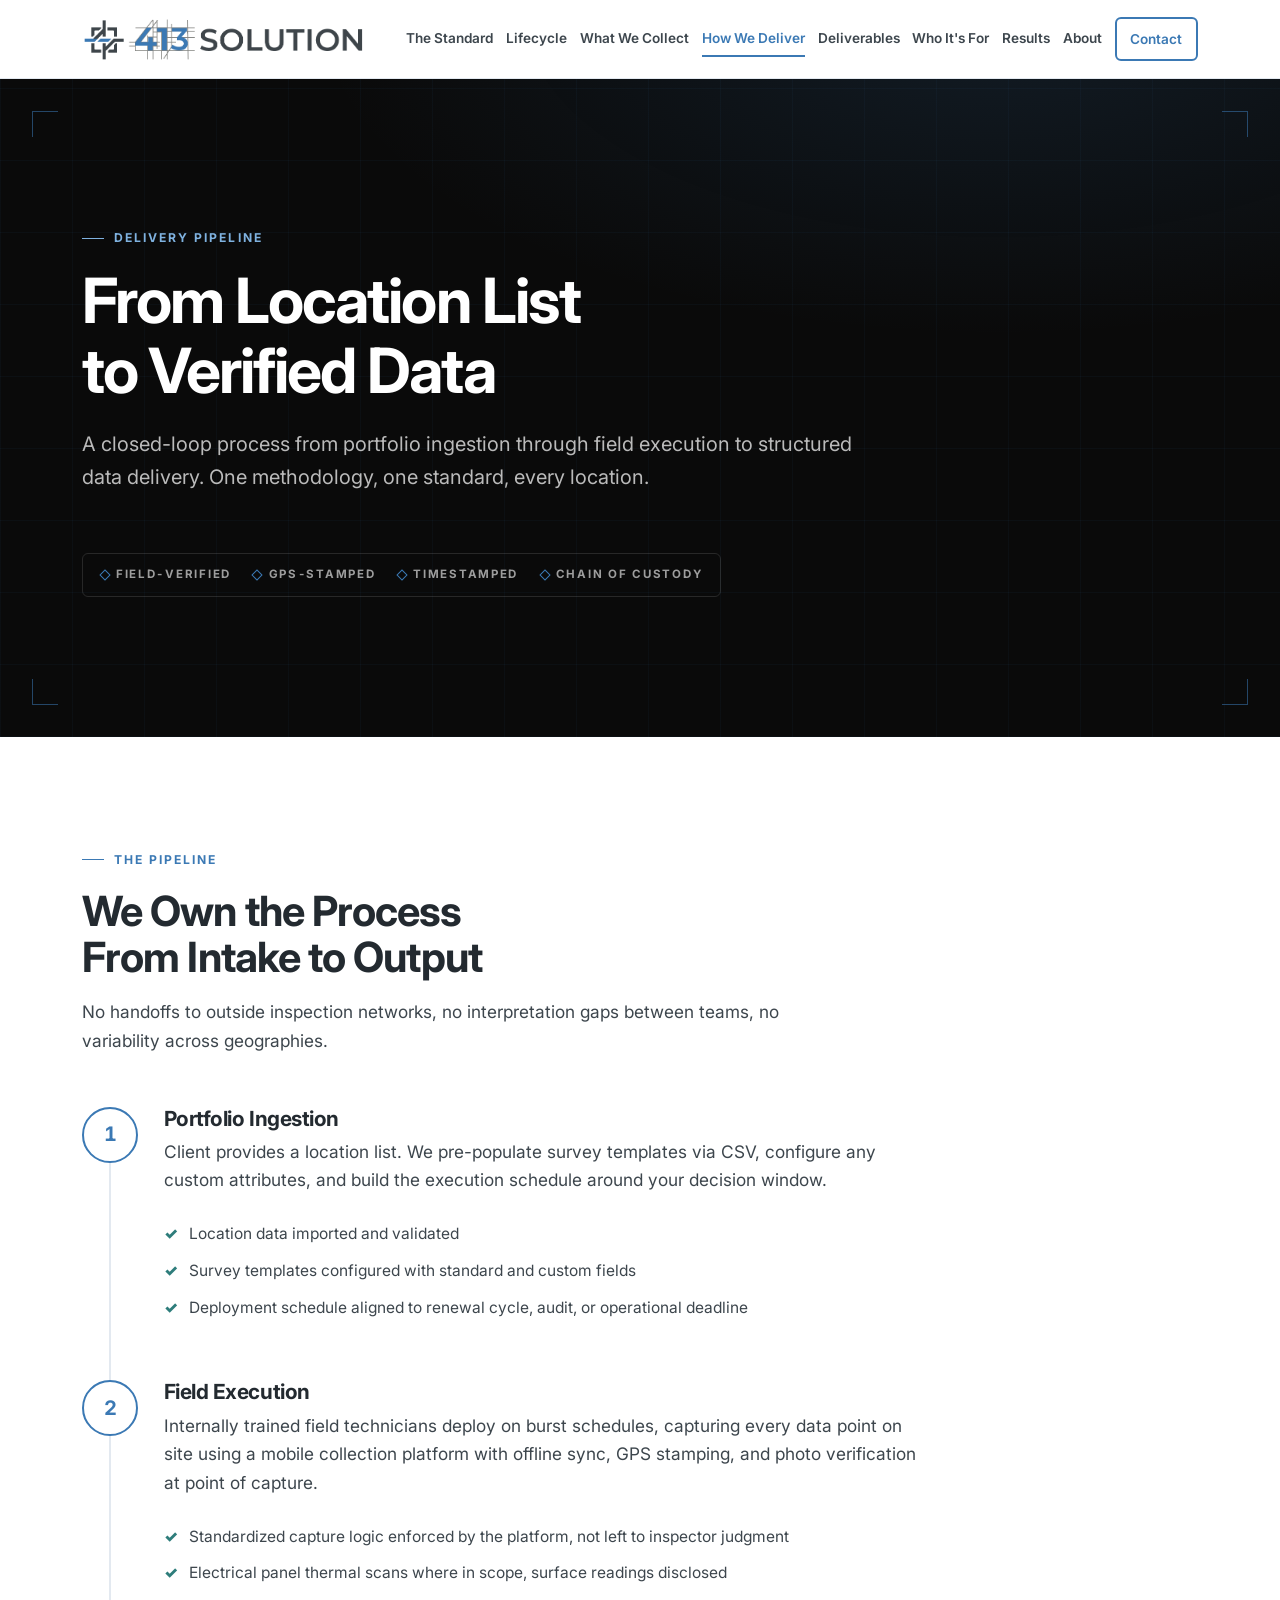
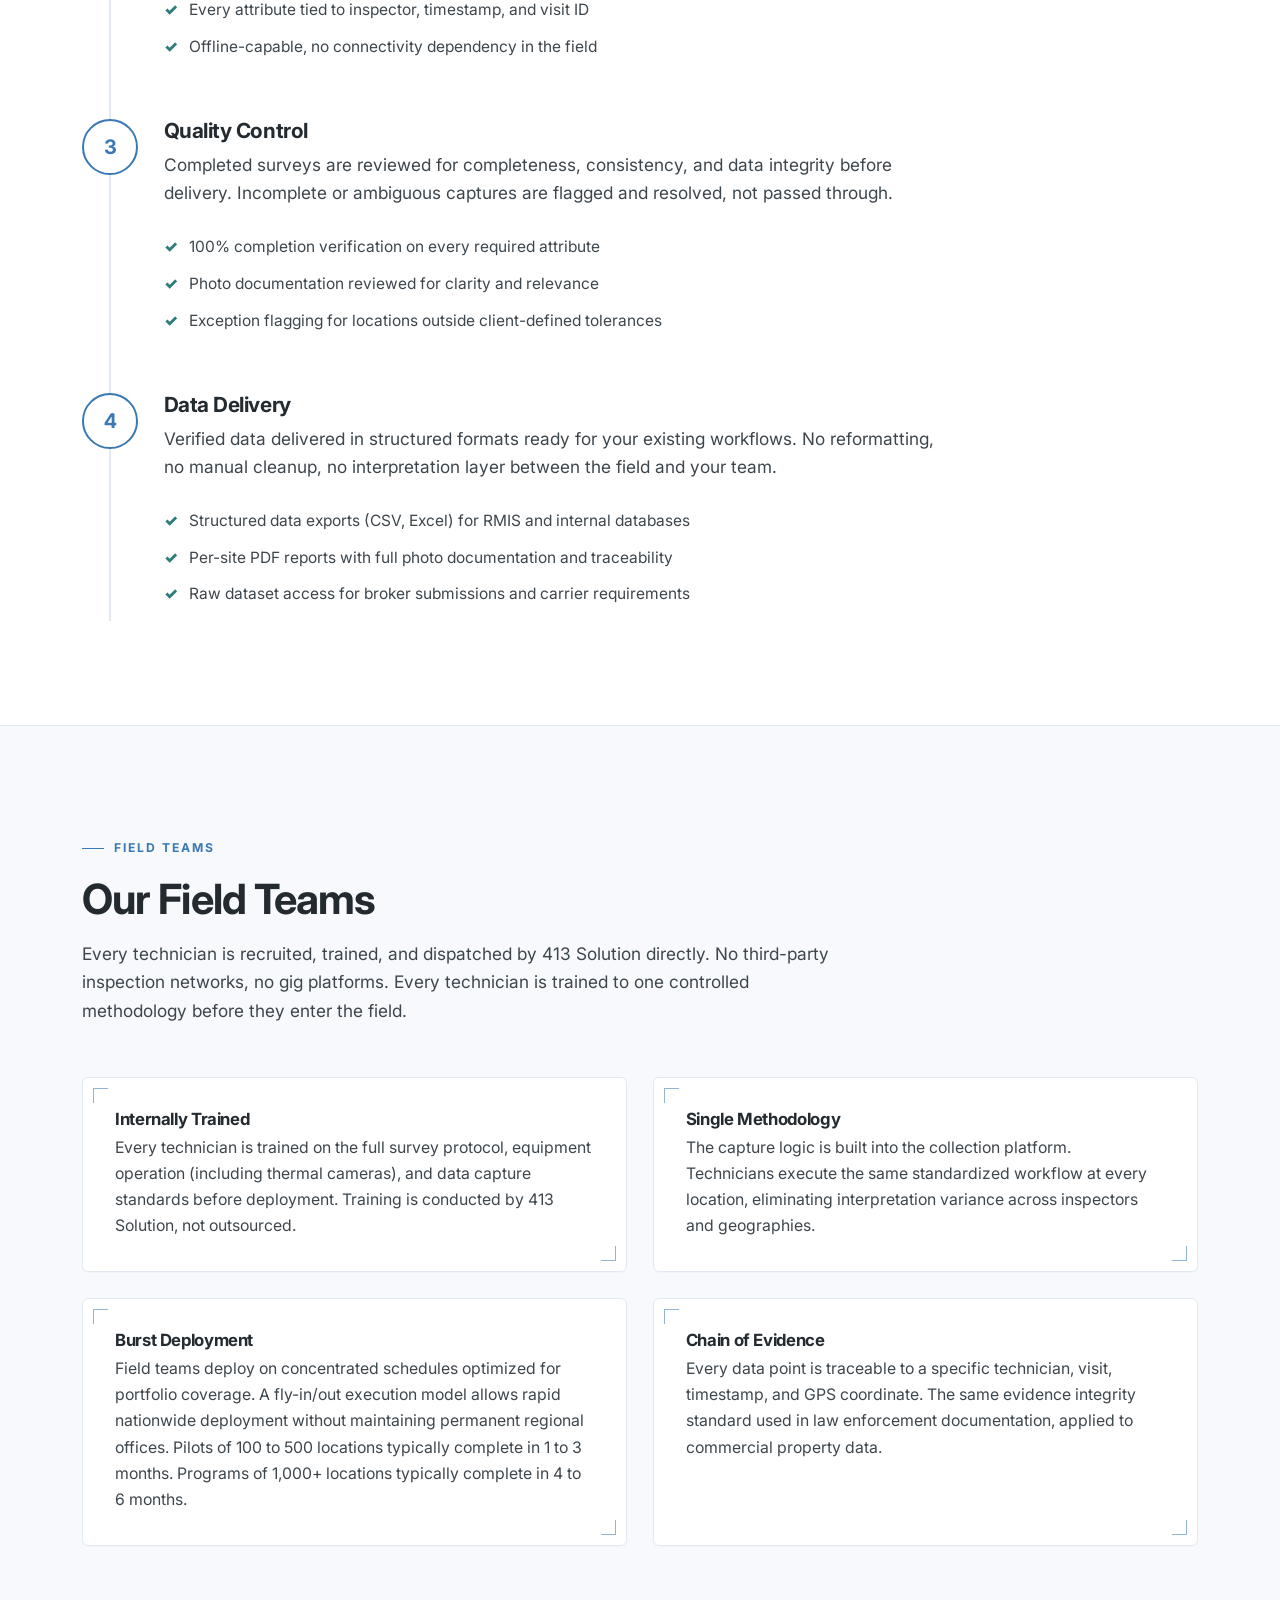
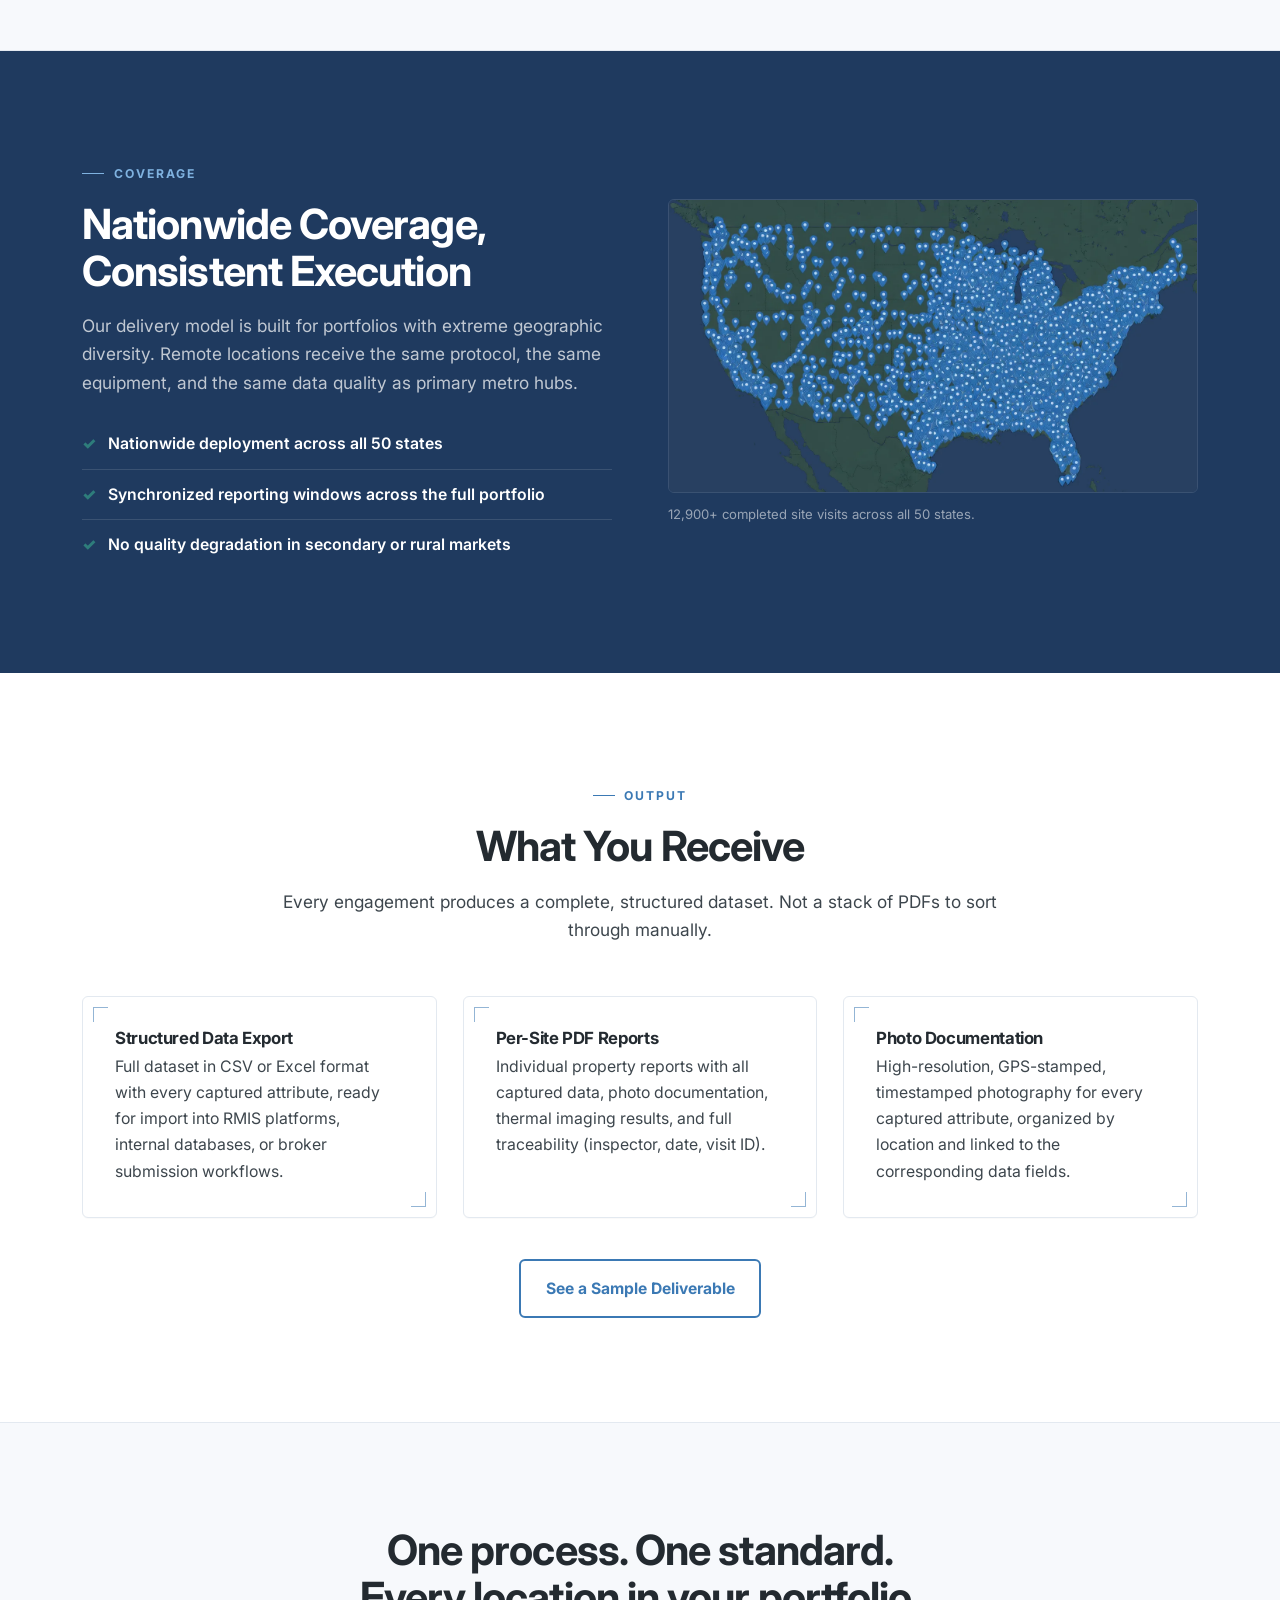
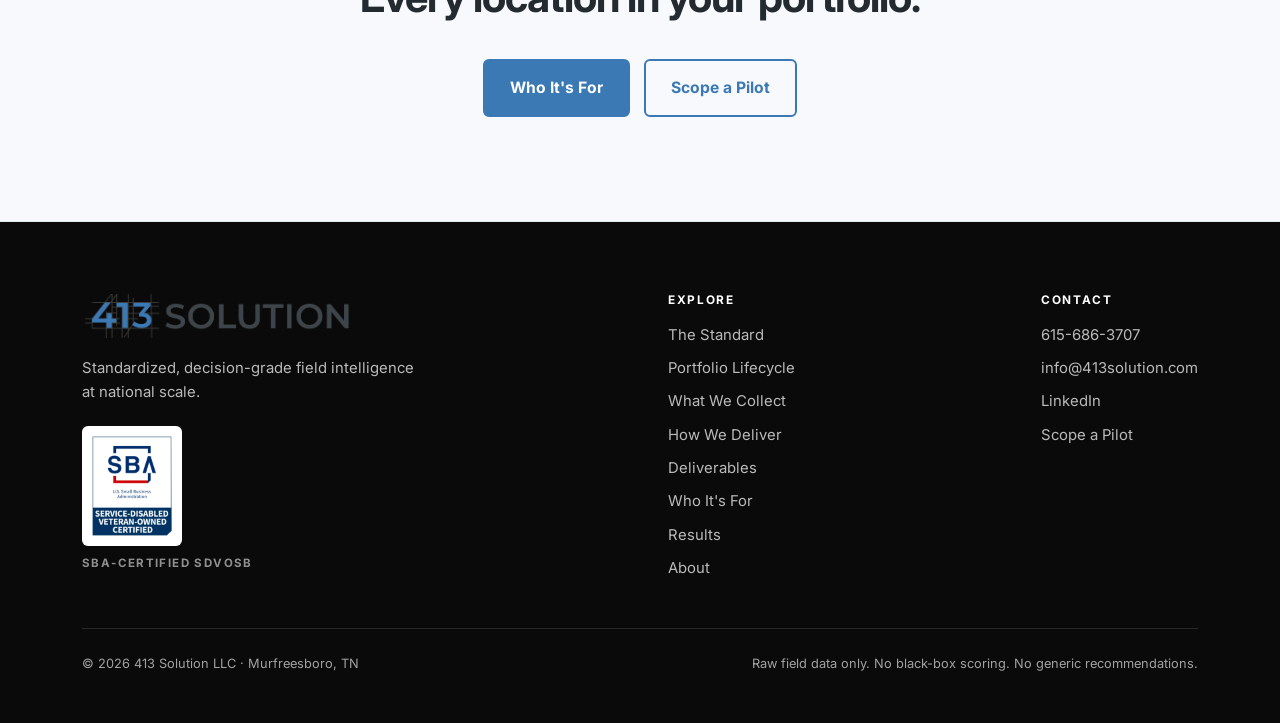
<file: how-we-deliver.html>
<!DOCTYPE html>
<html lang="en">
<head>
  <meta charset="UTF-8">
  <meta name="viewport" content="width=device-width, initial-scale=1.0">
  <title>How We Deliver Field Surveys at Scale | 413 Solution</title>
  <meta name="description" content="A closed-loop delivery process from portfolio ingestion through field execution to structured data delivery. One methodology, one standard, every location.">
  <link rel="canonical" href="https://413solution.com/how-we-deliver.html">
  <meta property="og:title" content="How We Deliver Field Surveys at Scale | 413 Solution">
  <meta property="og:description" content="A closed-loop delivery process from portfolio ingestion through field execution to structured data delivery. One methodology, one standard, every location.">
  <meta property="og:type" content="website">
  <meta property="og:url" content="https://413solution.com/how-we-deliver.html">
  <meta property="og:image" content="https://413solution.com/og-image.png">
  <meta property="og:image:width" content="2848">
  <meta property="og:image:height" content="1504">
  <meta property="og:site_name" content="413 Solution">
  <meta name="twitter:card" content="summary_large_image">
  <meta name="twitter:image" content="https://413solution.com/og-image.png">
  <link rel="icon" href="favicon.ico" sizes="48x48">
  <link rel="icon" type="image/png" sizes="32x32" href="favicon-32.png">
  <link rel="apple-touch-icon" href="apple-touch-icon.png">
  <meta name="theme-color" content="#0A0A0A">
  <link rel="preconnect" href="https://fonts.googleapis.com">
  <link rel="preconnect" href="https://fonts.gstatic.com" crossorigin>
  <link href="https://fonts.googleapis.com/css2?family=Inter:wght@300;400;600;700&display=swap" rel="stylesheet">
  <link rel="stylesheet" href="css/site.css">
  <script>document.documentElement.classList.add("js");setTimeout(function(){if(!window.__site413)document.documentElement.classList.remove("js")},3000);</script>
</head>
<body>
<div class="scroll-progress" aria-hidden="true"></div>
<nav class="site-nav">
  <div class="container">
    <a class="logo" href="index.html" aria-label="413 Solution home">
      <img src="image/Horizontal-Logo.png" alt="413 Solution" width="200" height="46">
    </a>
    <button class="menu-toggle" aria-label="Menu" aria-controls="site-menu" aria-expanded="false">
      <span></span><span></span><span></span>
    </button>
    <div class="nav-links" id="site-menu">
      <a href="standard.html">The Standard</a>
      <a href="portfolio-lifecycle.html">Lifecycle</a>
      <a href="what-we-collect.html">What We Collect</a>
      <a href="how-we-deliver.html" class="active">How We Deliver</a>
      <a href="deliverables.html">Deliverables</a>
      <a href="who-its-for.html">Who It's For</a>
      <a href="results.html">Results</a>
      <a href="about.html">About</a>
      <a class="nav-cta" href="contact.html">Contact</a>
    </div>
  </div>
</nav>

<header class="hero">
  <div class="reg-marks" aria-hidden="true"><i></i><i></i><i></i><i></i></div>
  <div class="container">
    <div class="hero-inner">
      <div class="eyebrow reveal on-dark">Delivery Pipeline</div>
      <h1 class="reveal" style="--d:80ms">From Location List to Verified Data</h1>
      <p class="lede reveal" style="--d:160ms">A closed-loop process from portfolio ingestion through field execution to structured data delivery. One methodology, one standard, every location.</p>
      <div class="meta-strip reveal" style="--d:250ms">
  <span>Field-Verified</span><span>GPS-Stamped</span><span>Timestamped</span><span>Chain of Custody</span>
</div>
    </div>
  </div>
</header>

<section>
  <div class="container">
    <div class="section-head reveal">
      <div class="eyebrow">The Pipeline</div>
      <h2>We Own the Process From Intake to Output</h2>
      <p>No handoffs to outside inspection networks, no interpretation gaps between teams, no variability across geographies.</p>
    </div>
    <div class="timeline">
      <div class="step reveal">
        <div class="step-num">1</div>
        <div class="step-body">
          <h3>Portfolio Ingestion</h3>
          <p>Client provides a location list. We pre-populate survey templates via CSV, configure any custom attributes, and build the execution schedule around your decision window.</p>
          <ul><li>Location data imported and validated</li><li>Survey templates configured with standard and custom fields</li><li>Deployment schedule aligned to renewal cycle, audit, or operational deadline</li></ul>
        </div>
      </div>
      <div class="step reveal">
        <div class="step-num">2</div>
        <div class="step-body">
          <h3>Field Execution</h3>
          <p>Internally trained field technicians deploy on burst schedules, capturing every data point on site using a mobile collection platform with offline sync, GPS stamping, and photo verification at point of capture.</p>
          <ul><li>Standardized capture logic enforced by the platform, not left to inspector judgment</li><li>Electrical panel thermal scans where in scope, surface readings disclosed</li><li>Every attribute tied to inspector, timestamp, and visit ID</li><li>Offline-capable, no connectivity dependency in the field</li></ul>
        </div>
      </div>
      <div class="step reveal">
        <div class="step-num">3</div>
        <div class="step-body">
          <h3>Quality Control</h3>
          <p>Completed surveys are reviewed for completeness, consistency, and data integrity before delivery. Incomplete or ambiguous captures are flagged and resolved, not passed through.</p>
          <ul><li>100% completion verification on every required attribute</li><li>Photo documentation reviewed for clarity and relevance</li><li>Exception flagging for locations outside client-defined tolerances</li></ul>
        </div>
      </div>
      <div class="step reveal">
        <div class="step-num">4</div>
        <div class="step-body">
          <h3>Data Delivery</h3>
          <p>Verified data delivered in structured formats ready for your existing workflows. No reformatting, no manual cleanup, no interpretation layer between the field and your team.</p>
          <ul><li>Structured data exports (CSV, Excel) for RMIS and internal databases</li><li>Per-site PDF reports with full photo documentation and traceability</li><li>Raw dataset access for broker submissions and carrier requirements</li></ul>
        </div>
      </div>
    </div>
  </div>
</section>

<section class="band-light">
  <div class="container">
    <div class="section-head reveal">
      <div class="eyebrow">Field Teams</div>
      <h2>Our Field Teams</h2>
      <p>Every technician is recruited, trained, and dispatched by 413 Solution directly. No third-party inspection networks, no gig platforms. Every technician is trained to one controlled methodology before they enter the field.</p>
    </div>
    <div class="grid-2">
      <div class="card tick reveal" style="--d:0ms"><h4>Internally Trained</h4><p>Every technician is trained on the full survey protocol, equipment operation (including thermal cameras), and data capture standards before deployment. Training is conducted by 413 Solution, not outsourced.</p></div>
      <div class="card tick reveal" style="--d:90ms"><h4>Single Methodology</h4><p>The capture logic is built into the collection platform. Technicians execute the same standardized workflow at every location, eliminating interpretation variance across inspectors and geographies.</p></div>
      <div class="card tick reveal" style="--d:0ms"><h4>Burst Deployment</h4><p>Field teams deploy on concentrated schedules optimized for portfolio coverage. A fly-in/out execution model allows rapid nationwide deployment without maintaining permanent regional offices. Pilots of 100 to 500 locations typically complete in 1 to 3 months. Programs of 1,000+ locations typically complete in 4 to 6 months.</p></div>
      <div class="card tick reveal" style="--d:90ms"><h4>Chain of Evidence</h4><p>Every data point is traceable to a specific technician, visit, timestamp, and GPS coordinate. The same evidence integrity standard used in law enforcement documentation, applied to commercial property data.</p></div>
    </div>
  </div>
</section>

<section class="band-slate on-dark">
  <div class="container">
    <div class="grid-2" style="align-items: center; gap: 3.5rem;">
      <div class="reveal">
        <div class="eyebrow">Coverage</div>
        <h2>Nationwide Coverage, Consistent Execution</h2>
        <p>Our delivery model is built for portfolios with extreme geographic diversity. Remote locations receive the same protocol, the same equipment, and the same data quality as primary metro hubs.</p>
        <ul class="check-list" style="margin-top: 1.4rem;">
          <li style="color: var(--white); border-color: var(--border-dark);">Nationwide deployment across all 50 states</li>
          <li style="color: var(--white); border-color: var(--border-dark);">Synchronized reporting windows across the full portfolio</li>
          <li style="color: var(--white); border-color: var(--border-dark);">No quality degradation in secondary or rural markets</li>
        </ul>
      </div>
      <div class="reveal" style="--d:120ms">
        <img src="image/Nationwide.webp" alt="Map of the United States showing nationwide field deployment coverage" width="1360" height="752" loading="lazy" decoding="async" style="width:100%; height:auto; border-radius: var(--radius); border: 1px solid var(--border-dark); display:block;">
        <p style="font-size:0.82rem; margin-top:0.7rem; opacity:0.75;">12,900+ completed site visits across all 50 states.</p>
      </div>
    </div>
  </div>
</section>

<section>
  <div class="container">
    <div class="section-head centered reveal">
      <div class="eyebrow">Output</div>
      <h2>What You Receive</h2>
      <p class="mx-auto">Every engagement produces a complete, structured dataset. Not a stack of PDFs to sort through manually.</p>
    </div>
    <div class="grid-3">
      <div class="card tick reveal" style="--d:0ms"><h4>Structured Data Export</h4><p>Full dataset in CSV or Excel format with every captured attribute, ready for import into RMIS platforms, internal databases, or broker submission workflows.</p></div>
      <div class="card tick reveal" style="--d:100ms"><h4>Per-Site PDF Reports</h4><p>Individual property reports with all captured data, photo documentation, thermal imaging results, and full traceability (inspector, date, visit ID).</p></div>
      <div class="card tick reveal" style="--d:200ms"><h4>Photo Documentation</h4><p>High-resolution, GPS-stamped, timestamped photography for every captured attribute, organized by location and linked to the corresponding data fields.</p></div>
    </div>
    <div class="text-center" style="margin-top: 2.6rem;">
      <a href="deliverables.html" class="btn btn-outline">See a Sample Deliverable</a>
    </div>
  </div>
</section>

<section class="band-light close-cta">
  <div class="container reveal">
    <h2>One process. One standard. Every location in your portfolio.</h2>
    <div class="actions">
      <a href="who-its-for.html" class="btn btn-primary">Who It's For</a>
      <a href="contact.html" class="btn btn-outline">Scope a Pilot</a>
    </div>
  </div>
</section>
<footer>
  <div class="container">
    <div class="footer-wrap">
      <div class="footer-brand">
        <img src="image/Logo_White.png" alt="413 Solution" width="613" height="100" loading="lazy" decoding="async">
        <p>Standardized, decision-grade field intelligence at national scale.</p>
        <div class="badge">
          <img src="image/sdvosb-badge.png" alt="SBA-certified Service-Disabled Veteran-Owned Small Business badge" width="240" height="300" loading="lazy" decoding="async">
          <span>SBA-Certified SDVOSB</span>
        </div>
      </div>
      <div class="footer-nav">
        <h4>Explore</h4>
        <a href="standard.html">The Standard</a>
        <a href="portfolio-lifecycle.html">Portfolio Lifecycle</a>
        <a href="what-we-collect.html">What We Collect</a>
        <a href="how-we-deliver.html">How We Deliver</a>
        <a href="deliverables.html">Deliverables</a>
        <a href="who-its-for.html">Who It's For</a>
        <a href="results.html">Results</a>
        <a href="about.html">About</a>
      </div>
      <div class="footer-contact">
        <h4>Contact</h4>
        <a href="tel:6156863707">615-686-3707</a>
        <a href="mailto:info@413solution.com">info@413solution.com</a>
        <a href="https://www.linkedin.com/company/413solution" target="_blank" rel="noreferrer">LinkedIn</a>
        <a href="contact.html">Scope a Pilot</a>
      </div>
    </div>
    <div class="footer-legal">
      <span>&copy; 2026 413 Solution LLC &middot; Murfreesboro, TN</span>
      <span>Raw field data only. No black-box scoring. No generic recommendations.</span>
    </div>
  </div>
</footer>
<script src="js/site.js" defer></script>
</body>
</html>
</file>
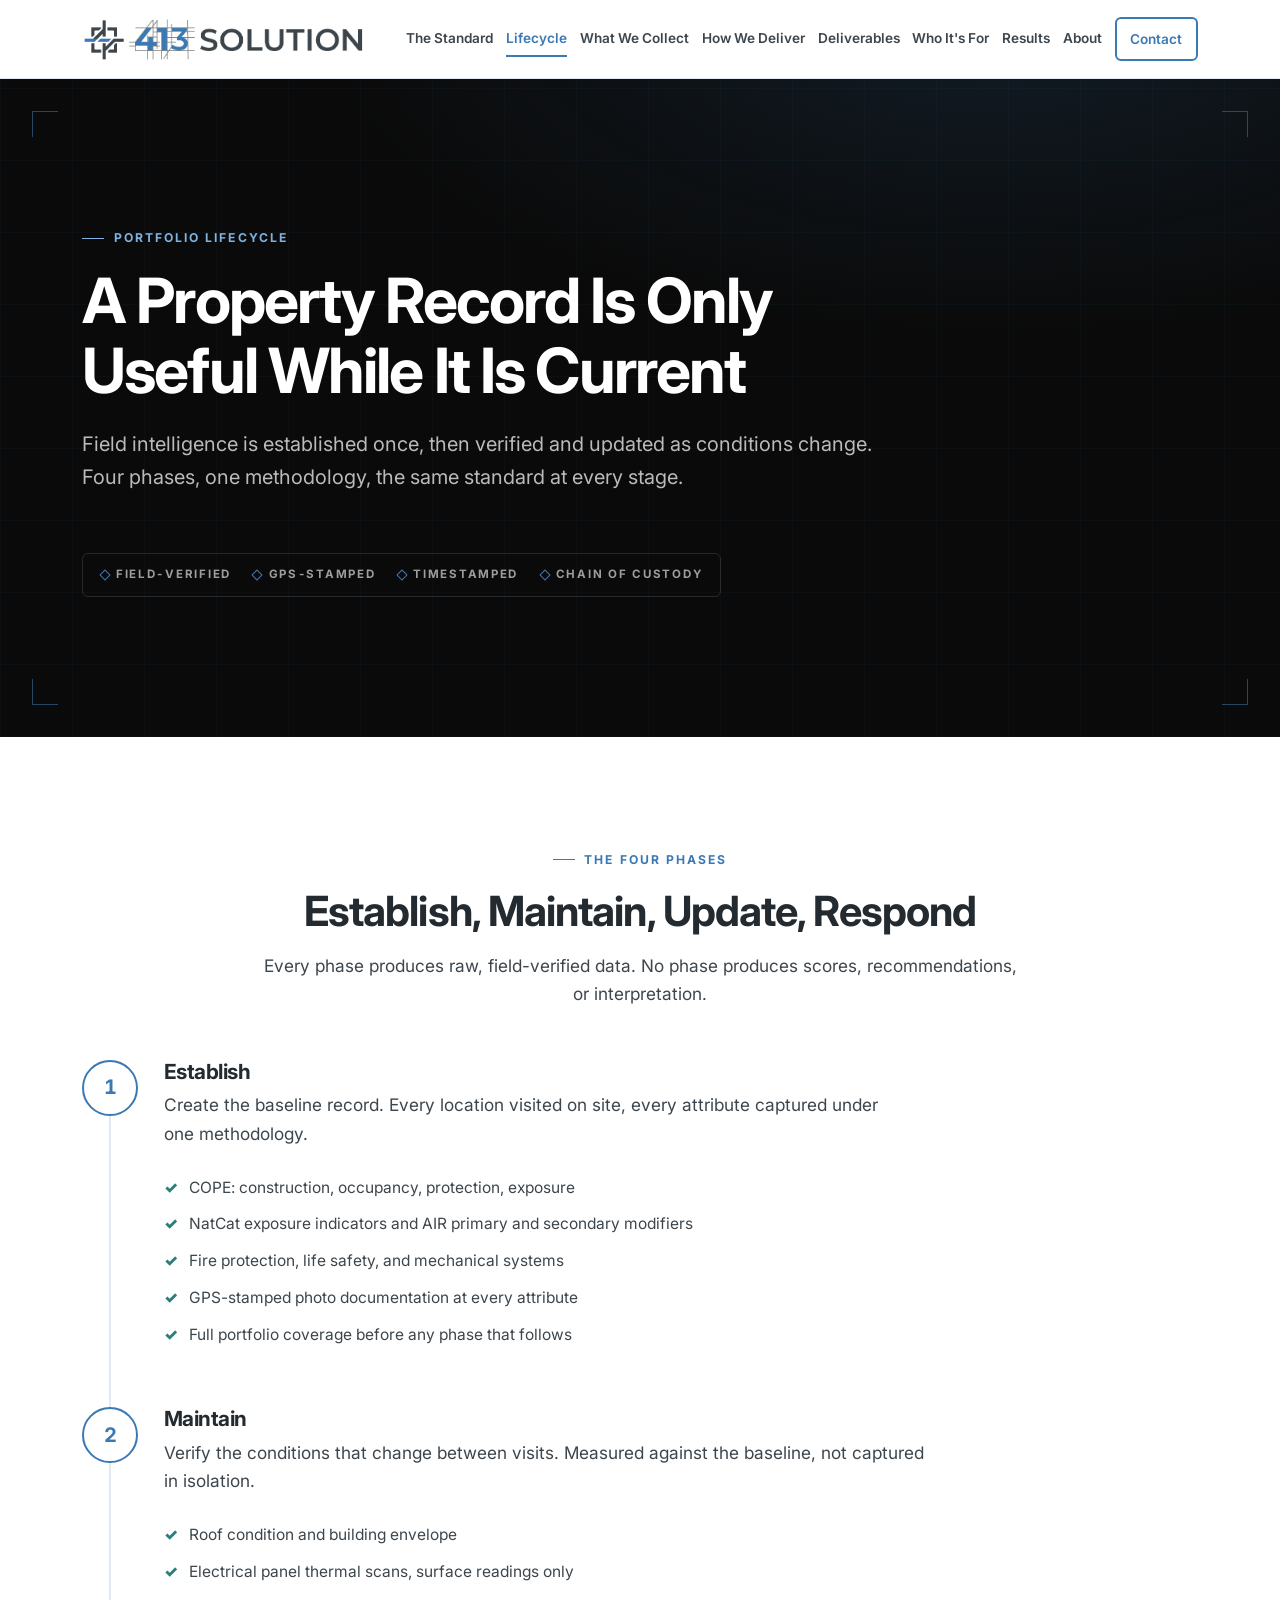
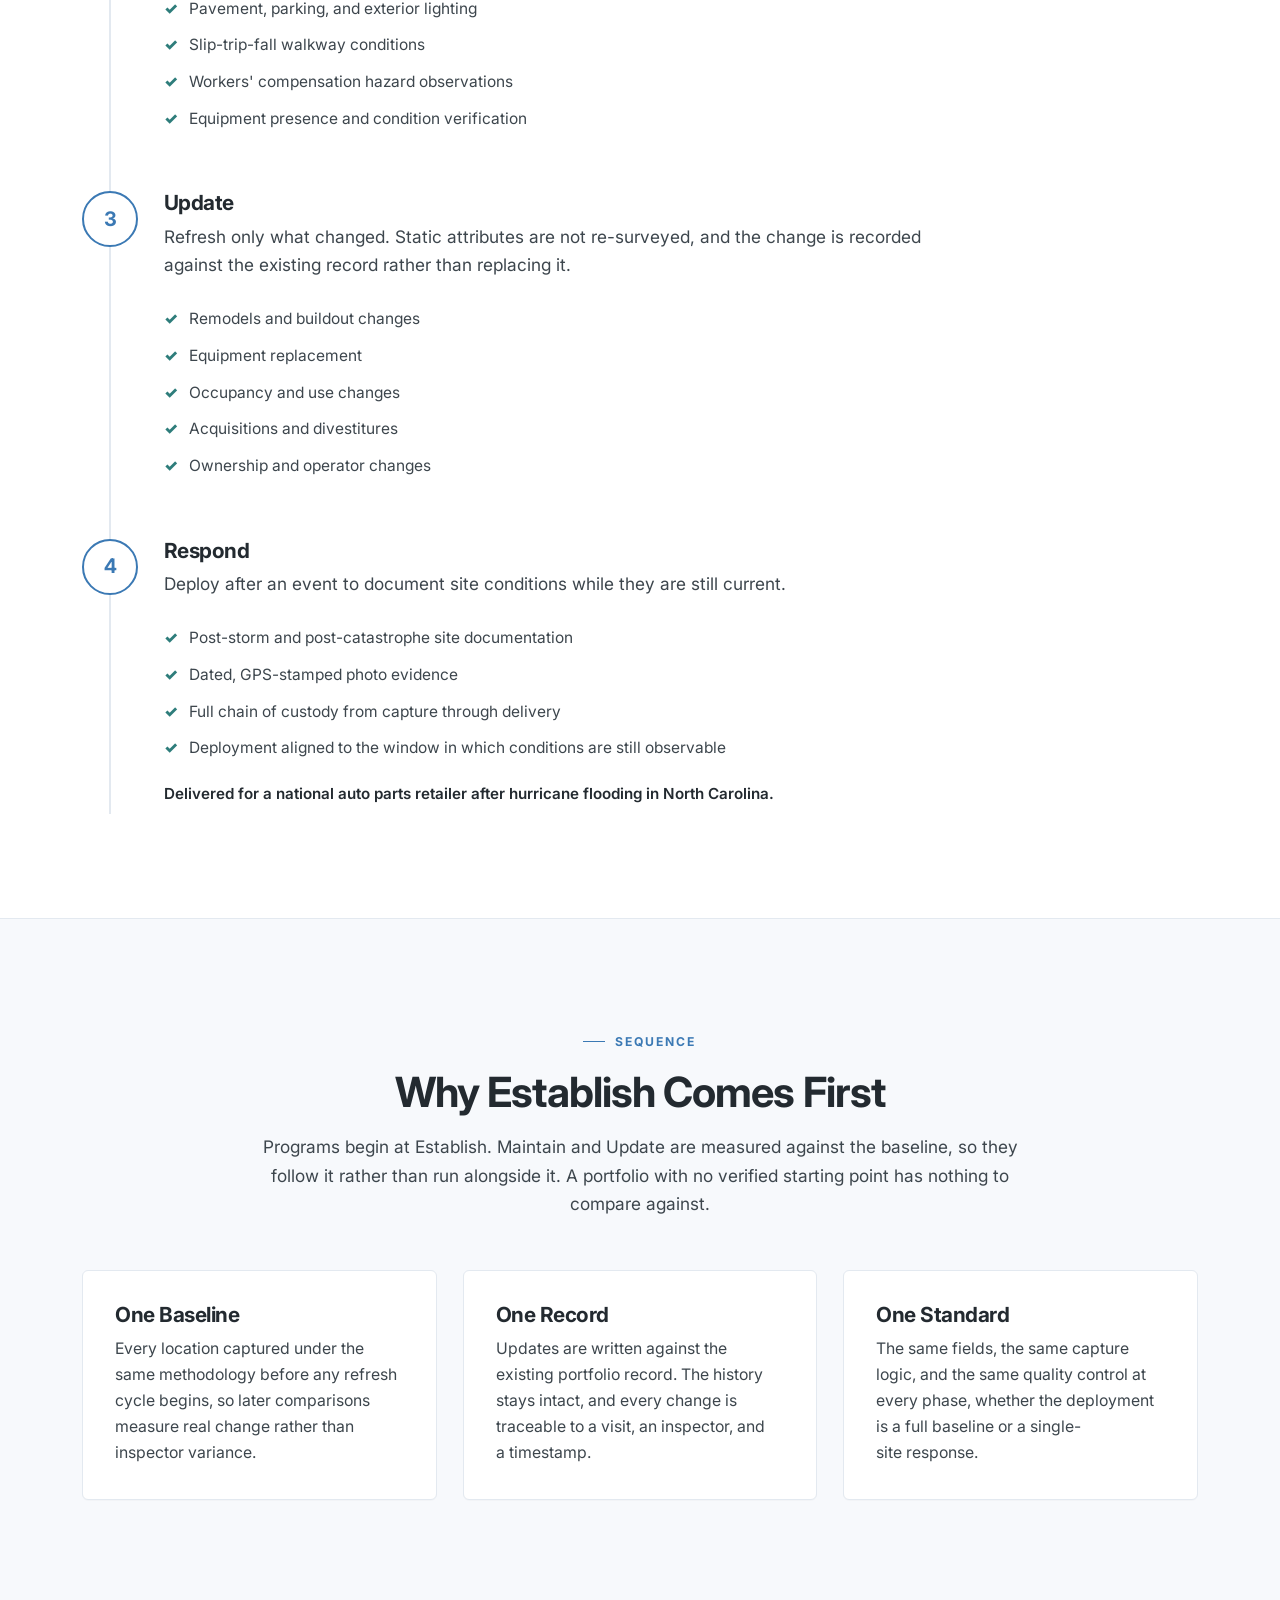
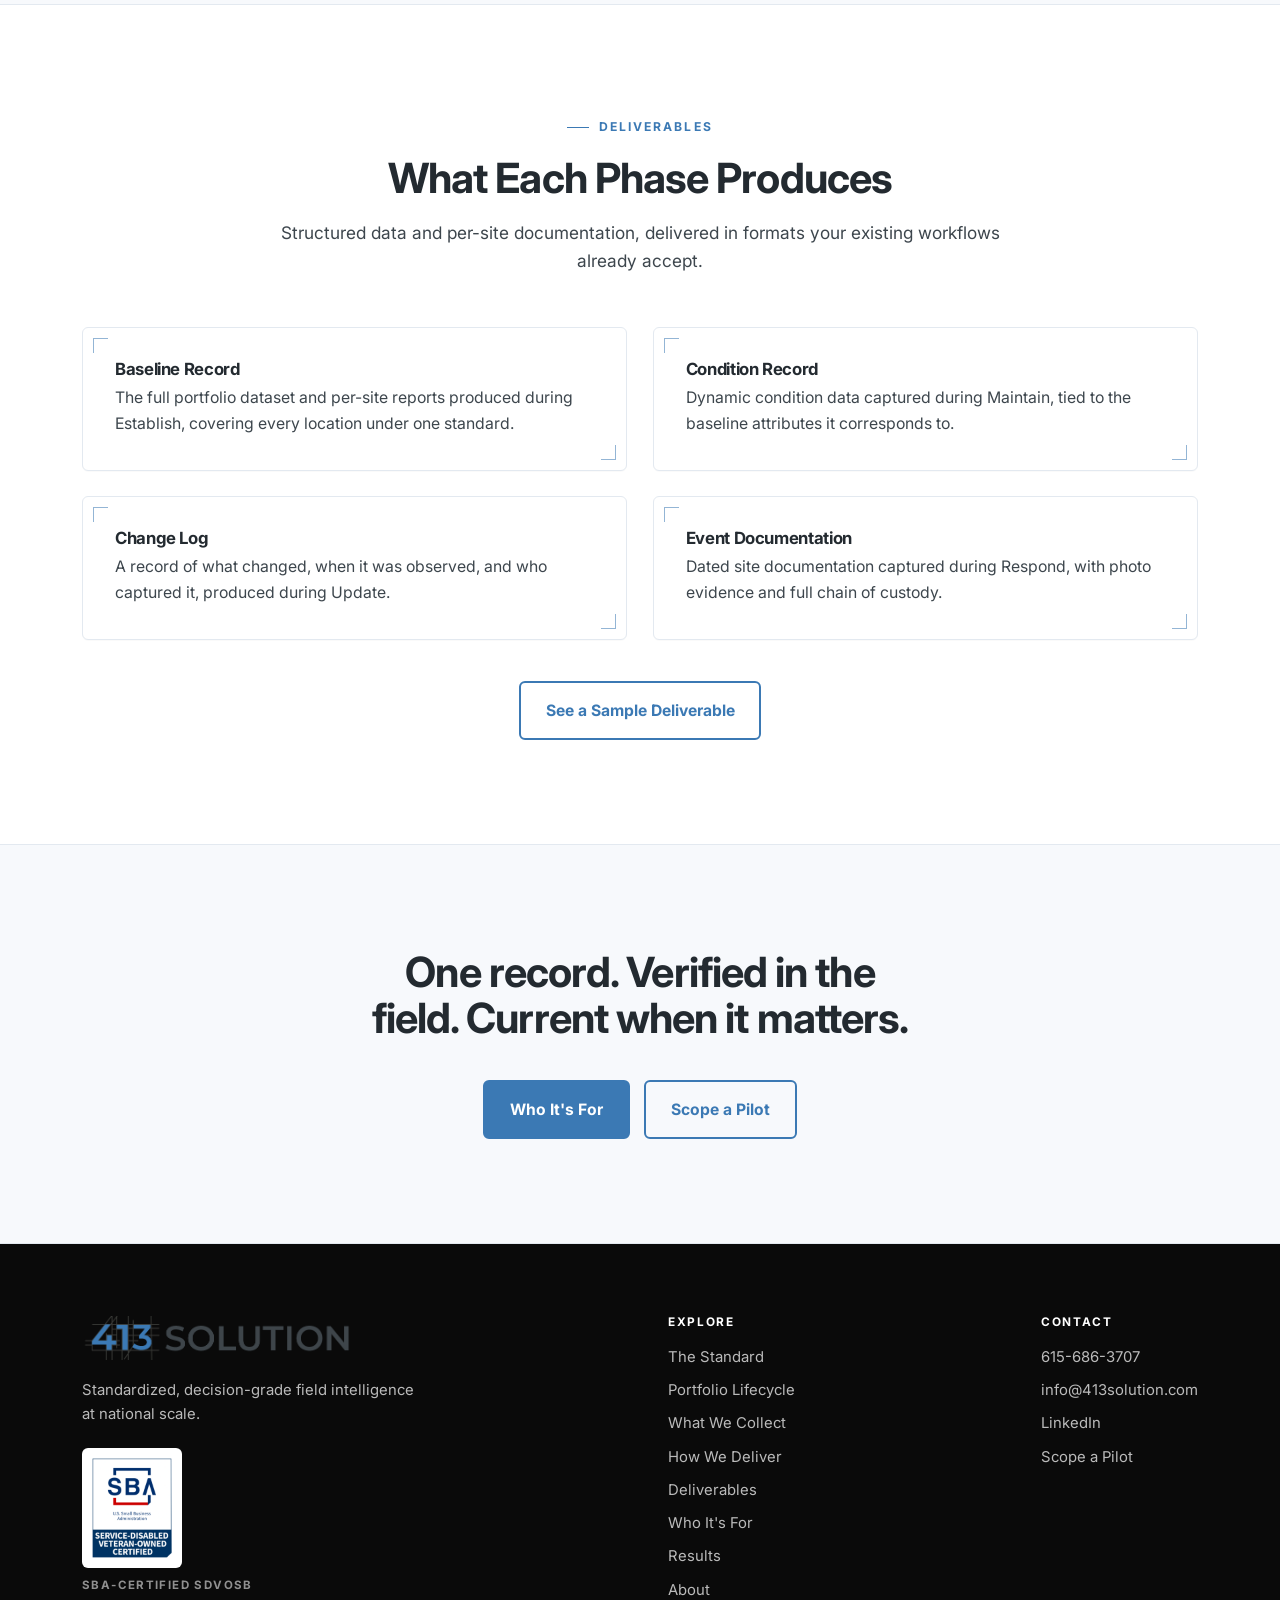
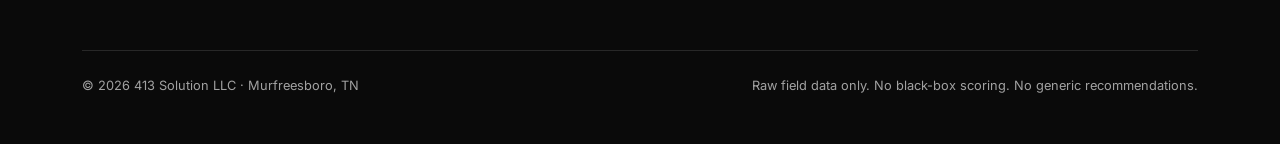
<file: portfolio-lifecycle.html>
<!DOCTYPE html>
<html lang="en">
<head>
  <meta charset="UTF-8">
  <meta name="viewport" content="width=device-width, initial-scale=1.0">
  <title>Portfolio Lifecycle: Keep Property Data Current | 413 Solution</title>
  <meta name="description" content="A property record is only useful while it is current. Establish the baseline, maintain dynamic conditions, update what changes, and document conditions after an event.">
  <link rel="canonical" href="https://413solution.com/portfolio-lifecycle.html">
  <meta property="og:title" content="Portfolio Lifecycle: Keep Property Data Current | 413 Solution">
  <meta property="og:description" content="A property record is only useful while it is current. Establish the baseline, maintain dynamic conditions, update what changes, and document conditions after an event.">
  <meta property="og:type" content="website">
  <meta property="og:url" content="https://413solution.com/portfolio-lifecycle.html">
  <meta property="og:image" content="https://413solution.com/og-image.png">
  <meta property="og:image:width" content="2848">
  <meta property="og:image:height" content="1504">
  <meta property="og:site_name" content="413 Solution">
  <meta name="twitter:card" content="summary_large_image">
  <meta name="twitter:image" content="https://413solution.com/og-image.png">
  <link rel="icon" href="favicon.ico" sizes="48x48">
  <link rel="icon" type="image/png" sizes="32x32" href="favicon-32.png">
  <link rel="apple-touch-icon" href="apple-touch-icon.png">
  <meta name="theme-color" content="#0A0A0A">
  <link rel="preconnect" href="https://fonts.googleapis.com">
  <link rel="preconnect" href="https://fonts.gstatic.com" crossorigin>
  <link href="https://fonts.googleapis.com/css2?family=Inter:wght@300;400;600;700&display=swap" rel="stylesheet">
  <link rel="stylesheet" href="css/site.css">
  <script>document.documentElement.classList.add("js");setTimeout(function(){if(!window.__site413)document.documentElement.classList.remove("js")},3000);</script>
</head>
<body>
<div class="scroll-progress" aria-hidden="true"></div>
<nav class="site-nav">
  <div class="container">
    <a class="logo" href="index.html" aria-label="413 Solution home">
      <img src="image/Horizontal-Logo.png" alt="413 Solution" width="200" height="46">
    </a>
    <button class="menu-toggle" aria-label="Menu" aria-controls="site-menu" aria-expanded="false">
      <span></span><span></span><span></span>
    </button>
    <div class="nav-links" id="site-menu">
      <a href="standard.html">The Standard</a>
      <a href="portfolio-lifecycle.html" class="active">Lifecycle</a>
      <a href="what-we-collect.html">What We Collect</a>
      <a href="how-we-deliver.html">How We Deliver</a>
      <a href="deliverables.html">Deliverables</a>
      <a href="who-its-for.html">Who It's For</a>
      <a href="results.html">Results</a>
      <a href="about.html">About</a>
      <a class="nav-cta" href="contact.html">Contact</a>
    </div>
  </div>
</nav>

<header class="hero">
  <div class="reg-marks" aria-hidden="true"><i></i><i></i><i></i><i></i></div>
  <div class="container">
    <div class="hero-inner">
      <div class="eyebrow reveal on-dark">Portfolio Lifecycle</div>
      <h1 class="reveal" style="--d:80ms">A Property Record Is Only Useful While It Is Current</h1>
      <p class="lede reveal" style="--d:160ms">Field intelligence is established once, then verified and updated as conditions change. Four phases, one methodology, the same standard at every stage.</p>
      <div class="meta-strip reveal" style="--d:250ms">
  <span>Field-Verified</span><span>GPS-Stamped</span><span>Timestamped</span><span>Chain of Custody</span>
</div>
    </div>
  </div>
</header>

<section>
  <div class="container">
    <div class="section-head centered reveal">
      <div class="eyebrow">The Four Phases</div>
      <h2>Establish, Maintain, Update, Respond</h2>
      <p class="mx-auto">Every phase produces raw, field-verified data. No phase produces scores, recommendations, or interpretation.</p>
    </div>

    <div class="timeline">
      <div class="step reveal">
        <div class="step-num">1</div>
        <div class="step-body">
          <h3>Establish</h3>
          <p>Create the baseline record. Every location visited on site, every attribute captured under one methodology.</p>
          <ul><li>COPE: construction, occupancy, protection, exposure</li><li>NatCat exposure indicators and AIR primary and secondary modifiers</li><li>Fire protection, life safety, and mechanical systems</li><li>GPS-stamped photo documentation at every attribute</li><li>Full portfolio coverage before any phase that follows</li></ul>
        </div>
      </div>

      <div class="step reveal">
        <div class="step-num">2</div>
        <div class="step-body">
          <h3>Maintain</h3>
          <p>Verify the conditions that change between visits. Measured against the baseline, not captured in isolation.</p>
          <ul><li>Roof condition and building envelope</li><li>Electrical panel thermal scans, surface readings only</li><li>Pavement, parking, and exterior lighting</li><li>Slip-trip-fall walkway conditions</li><li>Workers' compensation hazard observations</li><li>Equipment presence and condition verification</li></ul>
        </div>
      </div>

      <div class="step reveal">
        <div class="step-num">3</div>
        <div class="step-body">
          <h3>Update</h3>
          <p>Refresh only what changed. Static attributes are not re-surveyed, and the change is recorded against the existing record rather than replacing it.</p>
          <ul><li>Remodels and buildout changes</li><li>Equipment replacement</li><li>Occupancy and use changes</li><li>Acquisitions and divestitures</li><li>Ownership and operator changes</li></ul>
        </div>
      </div>

      <div class="step reveal">
        <div class="step-num">4</div>
        <div class="step-body">
          <h3>Respond</h3>
          <p>Deploy after an event to document site conditions while they are still current.</p>
          <ul><li>Post-storm and post-catastrophe site documentation</li><li>Dated, GPS-stamped photo evidence</li><li>Full chain of custody from capture through delivery</li><li>Deployment aligned to the window in which conditions are still observable</li></ul>
          <p class="step-proof">Delivered for a national auto parts retailer after hurricane flooding in North Carolina.</p>
        </div>
      </div>
    </div>
  </div>
</section>

<section class="band-light">
  <div class="container">
    <div class="section-head centered reveal">
      <div class="eyebrow">Sequence</div>
      <h2>Why Establish Comes First</h2>
      <p class="mx-auto">Programs begin at Establish. Maintain and Update are measured against the baseline, so they follow it rather than run alongside it. A portfolio with no verified starting point has nothing to compare against.</p>
    </div>
    <div class="grid-3">
      <div class="card reveal" style="--d:0ms">
        <h3>One Baseline</h3>
        <p>Every location captured under the same methodology before any refresh cycle begins, so later comparisons measure real change rather than inspector variance.</p>
      </div>
      <div class="card reveal" style="--d:90ms">
        <h3>One Record</h3>
        <p>Updates are written against the existing portfolio record. The history stays intact, and every change is traceable to a visit, an inspector, and a timestamp.</p>
      </div>
      <div class="card reveal" style="--d:180ms">
        <h3>One Standard</h3>
        <p>The same fields, the same capture logic, and the same quality control at every phase, whether the deployment is a full baseline or a single-site response.</p>
      </div>
    </div>
  </div>
</section>

<section>
  <div class="container">
    <div class="section-head centered reveal">
      <div class="eyebrow">Deliverables</div>
      <h2>What Each Phase Produces</h2>
      <p class="mx-auto">Structured data and per-site documentation, delivered in formats your existing workflows already accept.</p>
    </div>
    <div class="grid-2">
      <div class="card tick reveal" style="--d:0ms"><h4>Baseline Record</h4><p>The full portfolio dataset and per-site reports produced during Establish, covering every location under one standard.</p></div>
      <div class="card tick reveal" style="--d:90ms"><h4>Condition Record</h4><p>Dynamic condition data captured during Maintain, tied to the baseline attributes it corresponds to.</p></div>
      <div class="card tick reveal" style="--d:0ms"><h4>Change Log</h4><p>A record of what changed, when it was observed, and who captured it, produced during Update.</p></div>
      <div class="card tick reveal" style="--d:90ms"><h4>Event Documentation</h4><p>Dated site documentation captured during Respond, with photo evidence and full chain of custody.</p></div>
    </div>
    <div class="text-center" style="margin-top: 2.6rem;">
      <a href="deliverables.html" class="btn btn-outline">See a Sample Deliverable</a>
    </div>
  </div>
</section>

<section class="band-light close-cta">
  <div class="container reveal">
    <h2>One record. Verified in the field. Current when it matters.</h2>
    <div class="actions">
      <a href="who-its-for.html" class="btn btn-primary">Who It's For</a>
      <a href="contact.html" class="btn btn-outline">Scope a Pilot</a>
    </div>
  </div>
</section>
<footer>
  <div class="container">
    <div class="footer-wrap">
      <div class="footer-brand">
        <img src="image/Logo_White.png" alt="413 Solution" width="613" height="100" loading="lazy" decoding="async">
        <p>Standardized, decision-grade field intelligence at national scale.</p>
        <div class="badge">
          <img src="image/sdvosb-badge.png" alt="SBA-certified Service-Disabled Veteran-Owned Small Business badge" width="240" height="300" loading="lazy" decoding="async">
          <span>SBA-Certified SDVOSB</span>
        </div>
      </div>
      <div class="footer-nav">
        <h4>Explore</h4>
        <a href="standard.html">The Standard</a>
        <a href="portfolio-lifecycle.html">Portfolio Lifecycle</a>
        <a href="what-we-collect.html">What We Collect</a>
        <a href="how-we-deliver.html">How We Deliver</a>
        <a href="deliverables.html">Deliverables</a>
        <a href="who-its-for.html">Who It's For</a>
        <a href="results.html">Results</a>
        <a href="about.html">About</a>
      </div>
      <div class="footer-contact">
        <h4>Contact</h4>
        <a href="tel:6156863707">615-686-3707</a>
        <a href="mailto:info@413solution.com">info@413solution.com</a>
        <a href="https://www.linkedin.com/company/413solution" target="_blank" rel="noreferrer">LinkedIn</a>
        <a href="contact.html">Scope a Pilot</a>
      </div>
    </div>
    <div class="footer-legal">
      <span>&copy; 2026 413 Solution LLC &middot; Murfreesboro, TN</span>
      <span>Raw field data only. No black-box scoring. No generic recommendations.</span>
    </div>
  </div>
</footer>
<script src="js/site.js" defer></script>
</body>
</html>
</file>
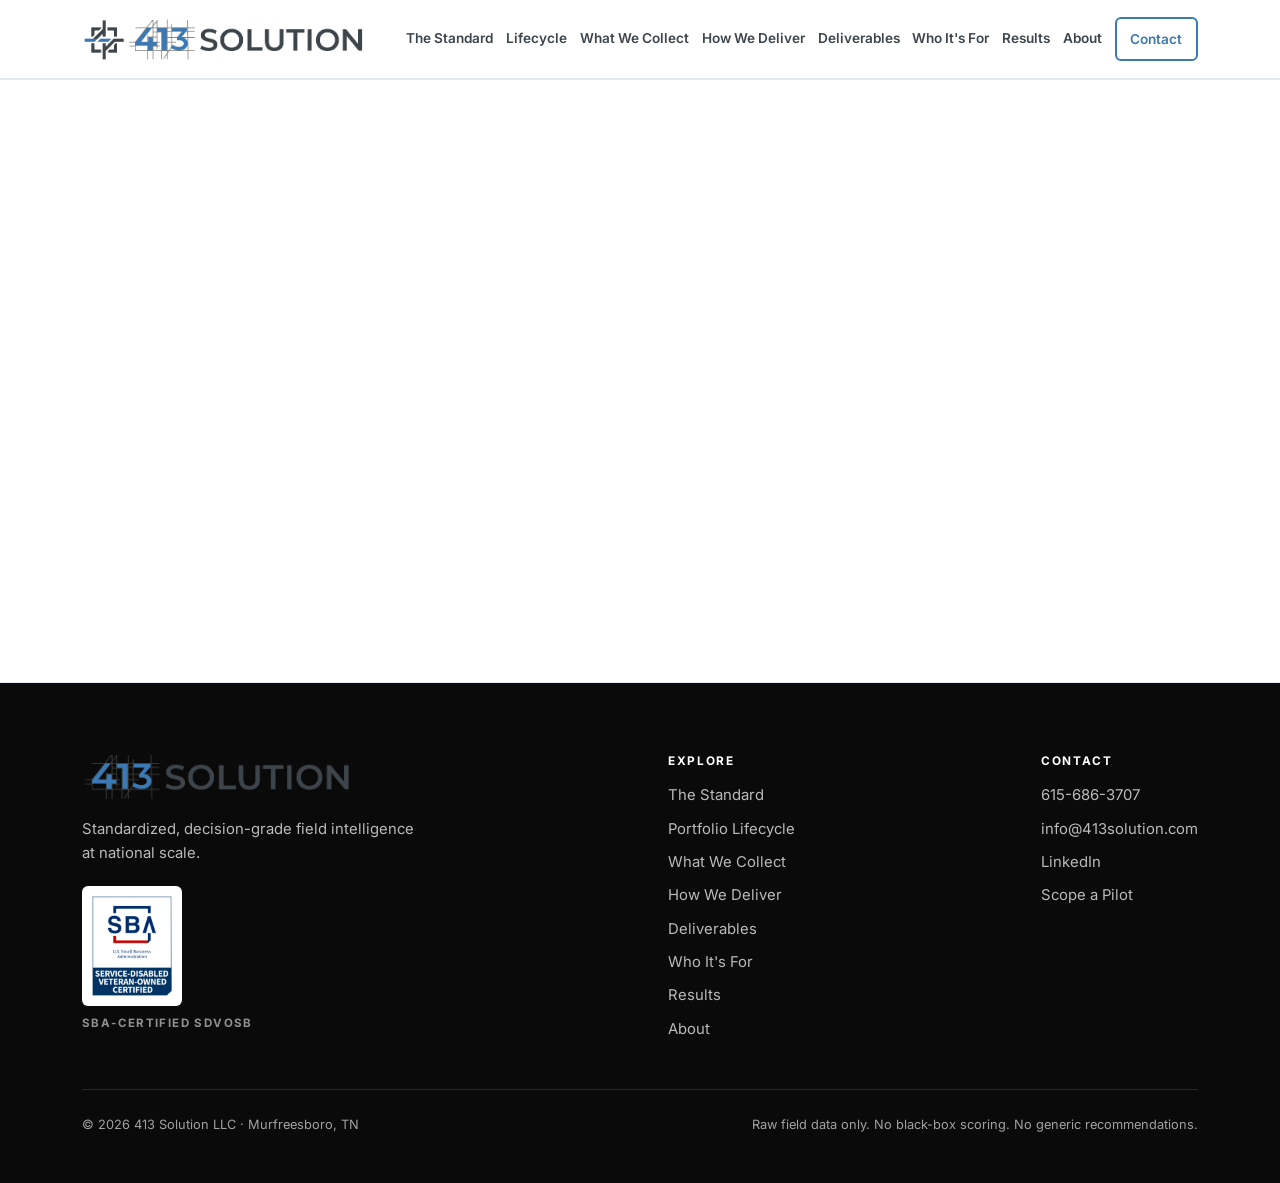
<file: project-dashboard.html>
<!DOCTYPE html>
<html lang="en">
<head>
  <meta charset="UTF-8">
  <meta name="viewport" content="width=device-width, initial-scale=1.0">
  <title>413 Solution | Project Live View</title>
  <meta name="description" content="Live camera view for the Adamsville landfill resurfacing project.">
  <meta name="robots" content="noindex, nofollow">
  <link rel="icon" href="favicon.ico" sizes="48x48">
  <link rel="icon" type="image/png" sizes="32x32" href="favicon-32.png">
  <link rel="apple-touch-icon" href="apple-touch-icon.png">
  <meta name="theme-color" content="#0A0A0A">
  <link rel="preconnect" href="https://fonts.googleapis.com">
  <link rel="preconnect" href="https://fonts.gstatic.com" crossorigin>
  <link href="https://fonts.googleapis.com/css2?family=Inter:wght@300;400;600;700&display=swap" rel="stylesheet">
  <link rel="stylesheet" href="css/site.css">
  <script>document.documentElement.classList.add("js");setTimeout(function(){if(!window.__site413)document.documentElement.classList.remove("js")},3000);</script>
  <style>
    .liveview-frame-wrap {
      position: relative;
      width: 100%;
      height: calc(100vh - 76px - 220px);
      min-height: 480px;
      background: #ffffff;
      border-top: 1px solid var(--border, #E2E8F0);
      border-bottom: 1px solid var(--border, #E2E8F0);
    }
    .liveview-frame-wrap iframe {
      position: absolute;
      top: 0;
      left: 0;
      width: 100%;
      height: 100%;
      border: none;
      display: block;
      background: #ffffff;
    }
  </style>
</head>
<body>
<div class="scroll-progress" aria-hidden="true"></div>
<nav class="site-nav">
  <div class="container">
    <a class="logo" href="index.html" aria-label="413 Solution home">
      <img src="image/Horizontal-Logo.png" alt="413 Solution" width="200" height="46">
    </a>
    <button class="menu-toggle" aria-label="Menu" aria-controls="site-menu" aria-expanded="false">
      <span></span><span></span><span></span>
    </button>
    <div class="nav-links" id="site-menu">
      <a href="standard.html">The Standard</a>
      <a href="portfolio-lifecycle.html">Lifecycle</a>
      <a href="what-we-collect.html">What We Collect</a>
      <a href="how-we-deliver.html">How We Deliver</a>
      <a href="deliverables.html">Deliverables</a>
      <a href="who-its-for.html">Who It's For</a>
      <a href="results.html">Results</a>
      <a href="about.html">About</a>
      <a class="nav-cta" href="contact.html">Contact</a>
    </div>
  </div>
</nav>

<div class="liveview-frame-wrap">
  <iframe
    src="https://my.tikee.io/iframe/98c96724-f26d-4919-bad4-e0aaa209d4f1/gallery/51f77185-a9e6-4414-ae10-55e80206f9ac?lang=en&image_size=original&default_tab=single&allowed_viewer_types=single,compare,see_through,side_by_side,immersive,video,feed&font_color=ffffff&primary_color=2f6093&secondary_color=3399ff&highlight_font_color=ffffff"
    title="Adamsville landfill resurfacing project live camera"
    allow="fullscreen" allowfullscreen>
  </iframe>
</div>

<footer>
  <div class="container">
    <div class="footer-wrap">
      <div class="footer-brand">
        <img src="image/Logo_White.png" alt="413 Solution" width="613" height="100" loading="lazy" decoding="async">
        <p>Standardized, decision-grade field intelligence at national scale.</p>
        <div class="badge">
          <img src="image/sdvosb-badge.png" alt="SBA-certified Service-Disabled Veteran-Owned Small Business badge" width="240" height="300" loading="lazy" decoding="async">
          <span>SBA-Certified SDVOSB</span>
        </div>
      </div>
      <div class="footer-nav">
        <h4>Explore</h4>
        <a href="standard.html">The Standard</a>
        <a href="portfolio-lifecycle.html">Portfolio Lifecycle</a>
        <a href="what-we-collect.html">What We Collect</a>
        <a href="how-we-deliver.html">How We Deliver</a>
        <a href="deliverables.html">Deliverables</a>
        <a href="who-its-for.html">Who It's For</a>
        <a href="results.html">Results</a>
        <a href="about.html">About</a>
      </div>
      <div class="footer-contact">
        <h4>Contact</h4>
        <a href="tel:6156863707">615-686-3707</a>
        <a href="mailto:info@413solution.com">info@413solution.com</a>
        <a href="https://www.linkedin.com/company/413solution" target="_blank" rel="noreferrer">LinkedIn</a>
        <a href="contact.html">Scope a Pilot</a>
      </div>
    </div>
    <div class="footer-legal">
      <span>&copy; 2026 413 Solution LLC &middot; Murfreesboro, TN</span>
      <span>Raw field data only. No black-box scoring. No generic recommendations.</span>
    </div>
  </div>
</footer>
<script src="js/site.js" defer></script>
</body>
</html>
</file>
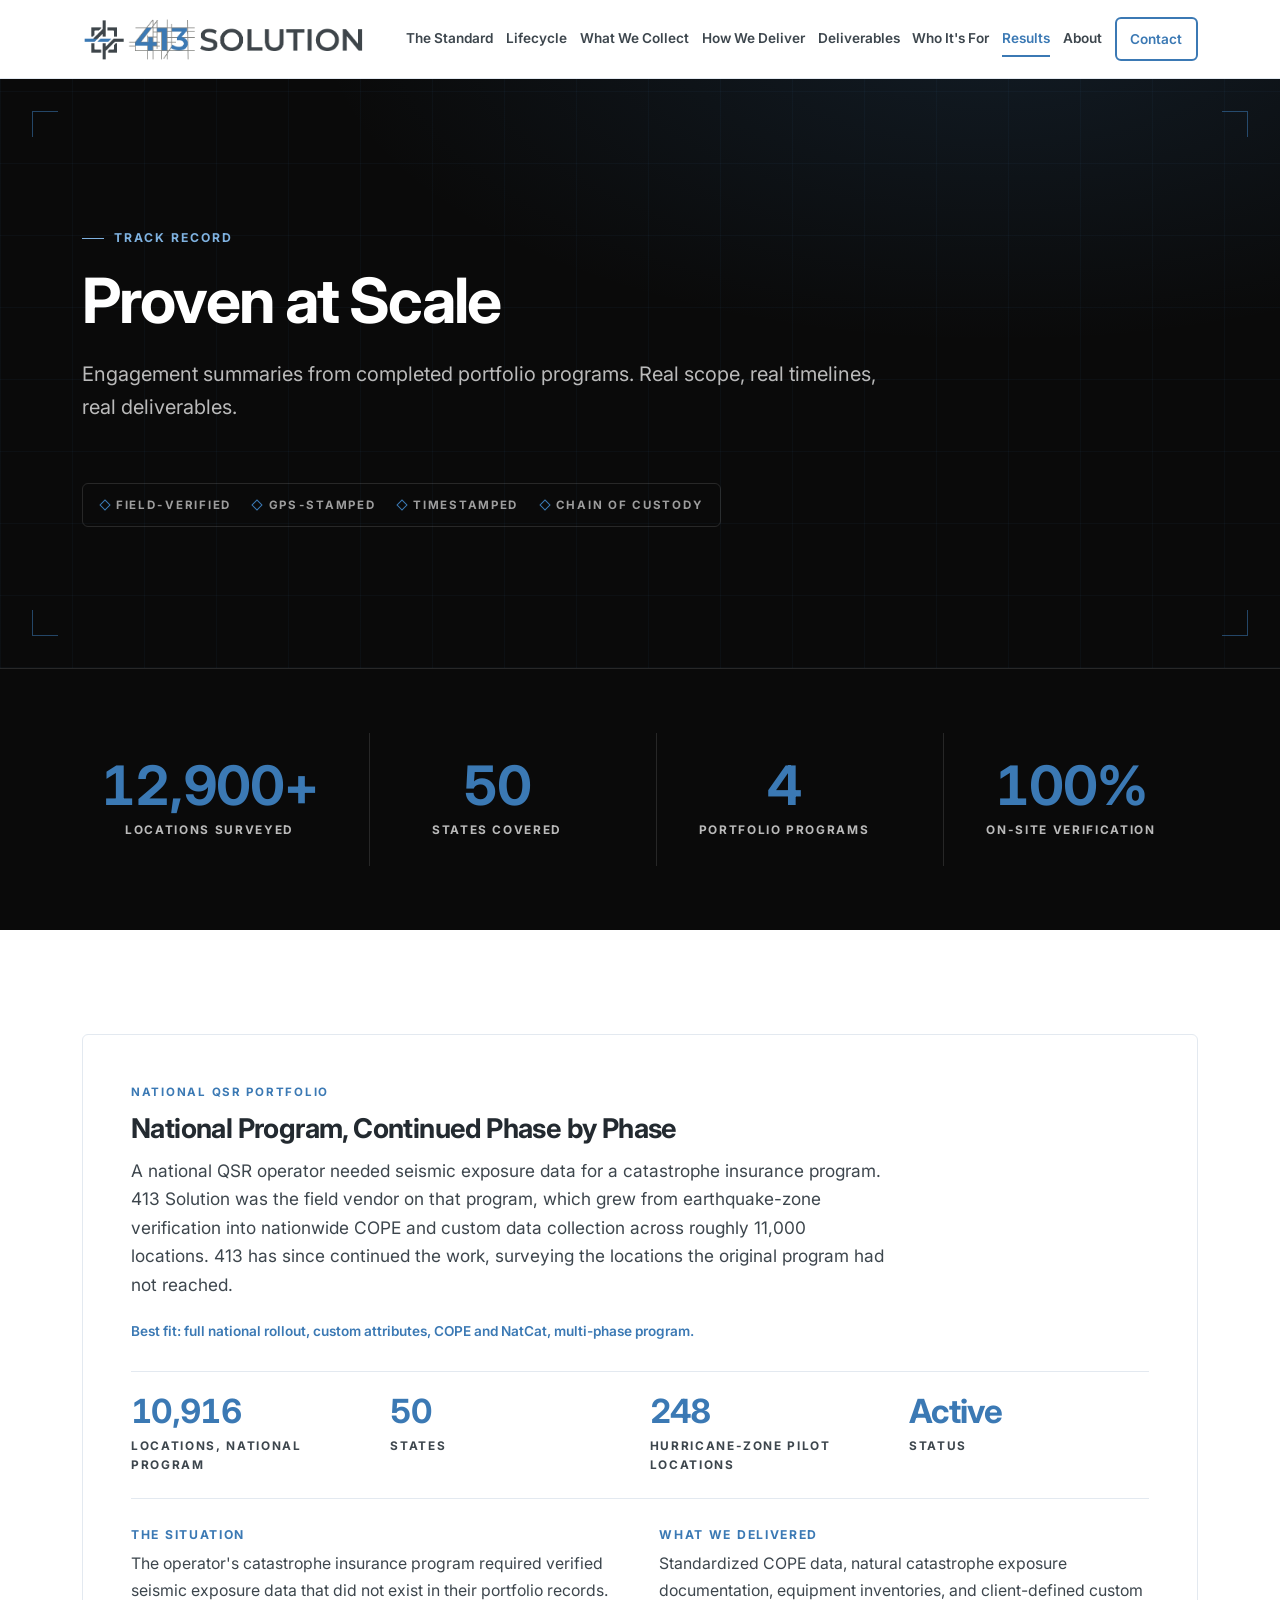
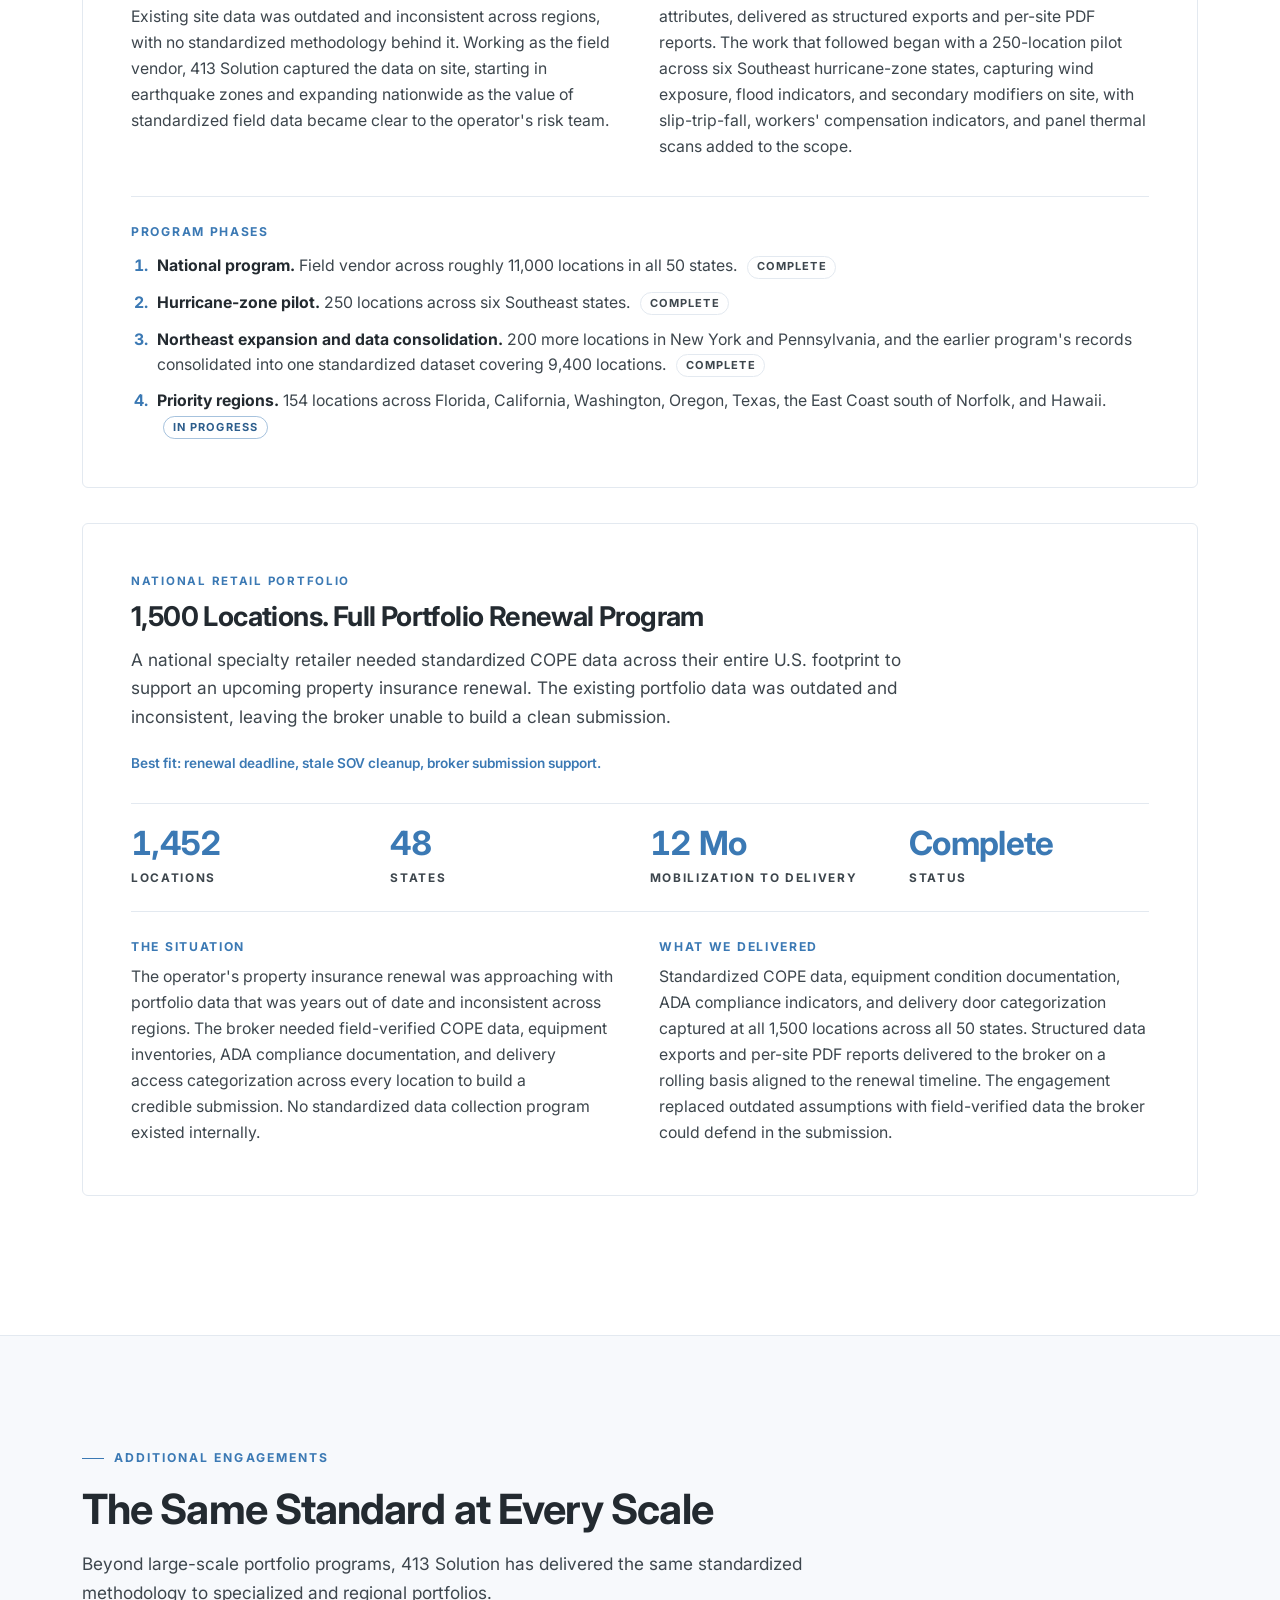
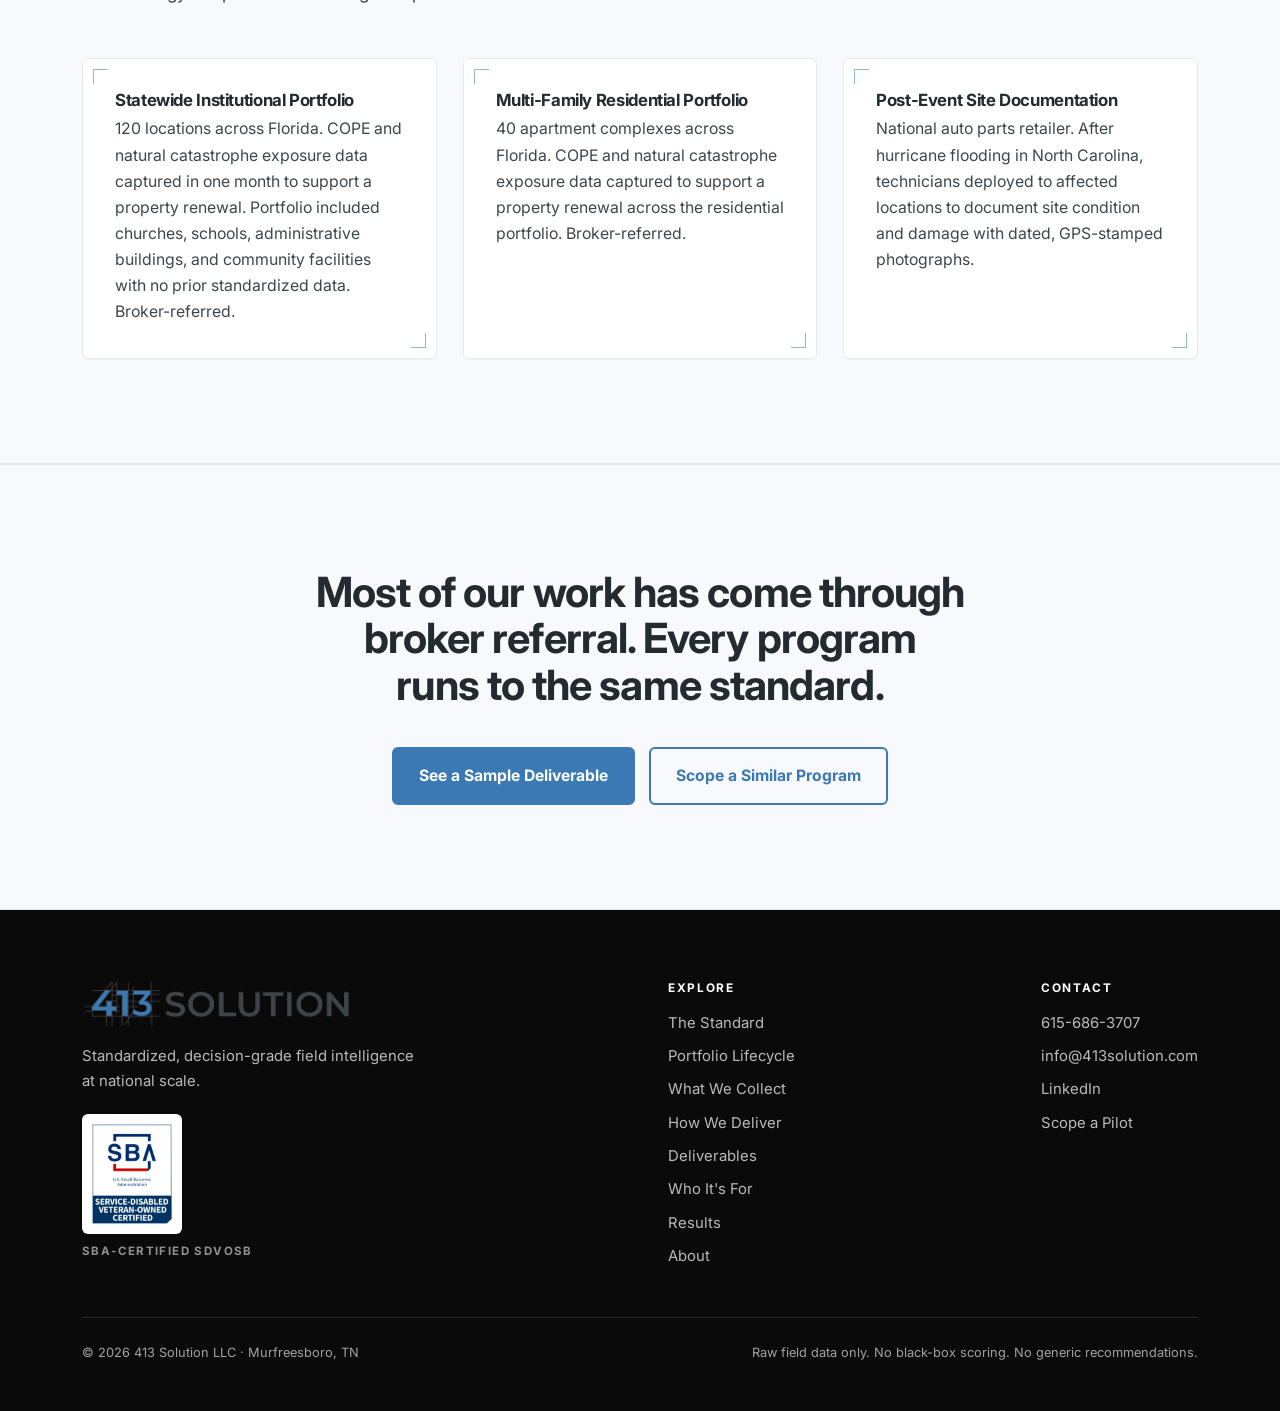
<file: results.html>
<!DOCTYPE html>
<html lang="en">
<head>
  <meta charset="UTF-8">
  <meta name="viewport" content="width=device-width, initial-scale=1.0">
  <title>Results: Portfolio Survey Programs | 413 Solution</title>
  <meta name="description" content="Engagement summaries from portfolio programs, completed and active. 12,900+ locations surveyed across all 50 states. Real scope, real timelines, real deliverables.">
  <link rel="canonical" href="https://413solution.com/results.html">
  <meta property="og:title" content="Results: Portfolio Survey Programs | 413 Solution">
  <meta property="og:description" content="Engagement summaries from completed portfolio programs. 12,900+ locations surveyed across all 50 states. Real scope, real timelines, real deliverables.">
  <meta property="og:type" content="website">
  <meta property="og:url" content="https://413solution.com/results.html">
  <meta property="og:image" content="https://413solution.com/og-image.png">
  <meta property="og:image:width" content="2848">
  <meta property="og:image:height" content="1504">
  <meta property="og:site_name" content="413 Solution">
  <meta name="twitter:card" content="summary_large_image">
  <meta name="twitter:image" content="https://413solution.com/og-image.png">
  <link rel="icon" href="favicon.ico" sizes="48x48">
  <link rel="icon" type="image/png" sizes="32x32" href="favicon-32.png">
  <link rel="apple-touch-icon" href="apple-touch-icon.png">
  <meta name="theme-color" content="#0A0A0A">
  <link rel="preconnect" href="https://fonts.googleapis.com">
  <link rel="preconnect" href="https://fonts.gstatic.com" crossorigin>
  <link href="https://fonts.googleapis.com/css2?family=Inter:wght@300;400;600;700&display=swap" rel="stylesheet">
  <link rel="stylesheet" href="css/site.css">
  <script>document.documentElement.classList.add("js");setTimeout(function(){if(!window.__site413)document.documentElement.classList.remove("js")},3000);</script>
</head>
<body>
<div class="scroll-progress" aria-hidden="true"></div>
<nav class="site-nav">
  <div class="container">
    <a class="logo" href="index.html" aria-label="413 Solution home">
      <img src="image/Horizontal-Logo.png" alt="413 Solution" width="200" height="46">
    </a>
    <button class="menu-toggle" aria-label="Menu" aria-controls="site-menu" aria-expanded="false">
      <span></span><span></span><span></span>
    </button>
    <div class="nav-links" id="site-menu">
      <a href="standard.html">The Standard</a>
      <a href="portfolio-lifecycle.html">Lifecycle</a>
      <a href="what-we-collect.html">What We Collect</a>
      <a href="how-we-deliver.html">How We Deliver</a>
      <a href="deliverables.html">Deliverables</a>
      <a href="who-its-for.html">Who It's For</a>
      <a href="results.html" class="active">Results</a>
      <a href="about.html">About</a>
      <a class="nav-cta" href="contact.html">Contact</a>
    </div>
  </div>
</nav>

<header class="hero">
  <div class="reg-marks" aria-hidden="true"><i></i><i></i><i></i><i></i></div>
  <div class="container">
    <div class="hero-inner">
      <div class="eyebrow reveal on-dark">Track Record</div>
      <h1 class="reveal" style="--d:80ms">Proven at Scale</h1>
      <p class="lede reveal" style="--d:160ms">Engagement summaries from completed portfolio programs. Real scope, real timelines, real deliverables.</p>
      <div class="meta-strip reveal" style="--d:250ms">
  <span>Field-Verified</span><span>GPS-Stamped</span><span>Timestamped</span><span>Chain of Custody</span>
</div>
    </div>
  </div>
</header>

<section class="band-black on-dark" style="padding: 4rem 0; border-top: 1px solid var(--border-dark);">
  <div class="container">
    <div class="stats-row">
      <div class="reveal" style="--d:0ms"><div class="stat-num" data-count="12900" data-suffix="+">12,900+</div><div class="stat-label">Locations Surveyed</div></div>
      <div class="reveal" style="--d:90ms"><div class="stat-num" data-count="50">50</div><div class="stat-label">States Covered</div></div>
      <div class="reveal" style="--d:180ms"><div class="stat-num" data-count="4">4</div><div class="stat-label">Portfolio Programs</div></div>
      <div class="reveal" style="--d:270ms"><div class="stat-num" data-count="100" data-suffix="%">100%</div><div class="stat-label">On-Site Verification</div></div>
    </div>
  </div>
</section>

<section>
  <div class="container">
    <div class="case reveal">
      <div class="case-tag">National QSR Portfolio</div>
      <h3>National Program, Continued Phase by Phase</h3>
      <p style="margin-top: 0.8rem;">A national QSR operator needed seismic exposure data for a catastrophe insurance program. 413 Solution was the field vendor on that program, which grew from earthquake-zone verification into nationwide COPE and custom data collection across roughly 11,000 locations. 413 has since continued the work, surveying the locations the original program had not reached.</p>
      <p class="bestfit"><strong>Best fit: full national rollout, custom attributes, COPE and NatCat, multi-phase program.</strong></p>
      <div class="case-stats">
        <div><div class="stat-num" data-count="11000">11,000</div><div class="stat-label">Locations, National Program</div></div>
        <div><div class="stat-num" data-count="50">50</div><div class="stat-label">States</div></div>
        <div><div class="stat-num" data-count="250">250</div><div class="stat-label">Hurricane-Zone Pilot Locations</div></div>
        <div><div class="stat-num">Active</div><div class="stat-label">Status</div></div>
      </div>
      <div class="case-cols">
        <div>
          <h4>The Situation</h4>
          <p>The operator's catastrophe insurance program required verified seismic exposure data that did not exist in their portfolio records. Existing site data was outdated and inconsistent across regions, with no standardized methodology behind it. Working as the field vendor, 413 Solution captured the data on site, starting in earthquake zones and expanding nationwide as the value of standardized field data became clear to the operator's risk team.</p>
        </div>
        <div>
          <h4>What We Delivered</h4>
          <p>Standardized COPE data, natural catastrophe exposure documentation, equipment inventories, and client-defined custom attributes, delivered as structured exports and per-site PDF reports. The work that followed began with a 250-location pilot across six Southeast hurricane-zone states, capturing wind exposure, flood indicators, and secondary modifiers on site, with slip-trip-fall, workers' compensation indicators, and panel thermal scans added to the scope.</p>
        </div>
      </div>
      <div class="case-phases">
        <h4>Program Phases</h4>
        <ol>
          <li><strong>National program.</strong> Field vendor across roughly 11,000 locations in all 50 states. <span class="phase-status">Complete</span></li>
          <li><strong>Hurricane-zone pilot.</strong> 250 locations across six Southeast states. <span class="phase-status">Complete</span></li>
          <li><strong>Northeast expansion and data consolidation.</strong> 200 more locations in New York and Pennsylvania, and the earlier program's records consolidated into one standardized dataset covering 9,400 locations. <span class="phase-status">Complete</span></li>
          <li><strong>Priority regions.</strong> 154 locations across Florida, California, Washington, Oregon, Texas, the East Coast south of Norfolk, and Hawaii. <span class="phase-status is-active">In progress</span></li>
        </ol>
      </div>
    </div>

    <div class="case reveal">
      <div class="case-tag">National Retail Portfolio</div>
      <h3>1,500 Locations. Full Portfolio Renewal Program</h3>
      <p style="margin-top: 0.8rem;">A national specialty retailer needed standardized COPE data across their entire U.S. footprint to support an upcoming property insurance renewal. The existing portfolio data was outdated and inconsistent, leaving the broker unable to build a clean submission.</p>
      <p class="bestfit"><strong>Best fit: renewal deadline, stale SOV cleanup, broker submission support.</strong></p>
      <div class="case-stats">
        <div><div class="stat-num" data-count="1500">1,500</div><div class="stat-label">Locations</div></div>
        <div><div class="stat-num" data-count="50">50</div><div class="stat-label">States</div></div>
        <div><div class="stat-num">12 Mo</div><div class="stat-label">Mobilization to Delivery</div></div>
        <div><div class="stat-num">Complete</div><div class="stat-label">Status</div></div>
      </div>
      <div class="case-cols">
        <div>
          <h4>The Situation</h4>
          <p>The operator's property insurance renewal was approaching with portfolio data that was years out of date and inconsistent across regions. The broker needed field-verified COPE data, equipment inventories, ADA compliance documentation, and delivery access categorization across every location to build a credible submission. No standardized data collection program existed internally.</p>
        </div>
        <div>
          <h4>What We Delivered</h4>
          <p>Standardized COPE data, equipment condition documentation, ADA compliance indicators, and delivery door categorization captured at all 1,500 locations across all 50 states. Structured data exports and per-site PDF reports delivered to the broker on a rolling basis aligned to the renewal timeline. The engagement replaced outdated assumptions with field-verified data the broker could defend in the submission.</p>
        </div>
      </div>
    </div>

  </div>
</section>

<section class="band-light">
  <div class="container">
    <div class="section-head reveal">
      <div class="eyebrow">Additional Engagements</div>
      <h2>The Same Standard at Every Scale</h2>
      <p>Beyond large-scale portfolio programs, 413 Solution has delivered the same standardized methodology to specialized and regional portfolios.</p>
    </div>
    <div class="grid-3">
      <div class="card tick reveal" style="--d:0ms">
        <h4>Statewide Institutional Portfolio</h4>
        <p>120 locations across Florida. COPE and natural catastrophe exposure data captured in one month to support a property renewal. Portfolio included churches, schools, administrative buildings, and community facilities with no prior standardized data. Broker-referred.</p>
      </div>
      <div class="card tick reveal" style="--d:100ms">
        <h4>Multi-Family Residential Portfolio</h4>
        <p>40 apartment complexes across Florida. COPE and natural catastrophe exposure data captured to support a property renewal across the residential portfolio. Broker-referred.</p>
      </div>
      <div class="card tick reveal" style="--d:200ms">
        <h4>Post-Event Site Documentation</h4>
        <p>National auto parts retailer. After hurricane flooding in North Carolina, technicians deployed to affected locations to document site condition and damage with dated, GPS-stamped photographs.</p>
      </div>
    </div>
  </div>
</section>

<section class="band-light close-cta">
  <div class="container reveal">
    <h2>Most of our work has come through broker referral. Every program runs to the same standard.</h2>
    <div class="actions">
      <a href="deliverables.html" class="btn btn-primary">See a Sample Deliverable</a>
      <a href="contact.html" class="btn btn-outline">Scope a Similar Program</a>
    </div>
  </div>
</section>
<footer>
  <div class="container">
    <div class="footer-wrap">
      <div class="footer-brand">
        <img src="image/Logo_White.png" alt="413 Solution" width="613" height="100" loading="lazy" decoding="async">
        <p>Standardized, decision-grade field intelligence at national scale.</p>
        <div class="badge">
          <img src="image/sdvosb-badge.png" alt="SBA-certified Service-Disabled Veteran-Owned Small Business badge" width="240" height="300" loading="lazy" decoding="async">
          <span>SBA-Certified SDVOSB</span>
        </div>
      </div>
      <div class="footer-nav">
        <h4>Explore</h4>
        <a href="standard.html">The Standard</a>
        <a href="portfolio-lifecycle.html">Portfolio Lifecycle</a>
        <a href="what-we-collect.html">What We Collect</a>
        <a href="how-we-deliver.html">How We Deliver</a>
        <a href="deliverables.html">Deliverables</a>
        <a href="who-its-for.html">Who It's For</a>
        <a href="results.html">Results</a>
        <a href="about.html">About</a>
      </div>
      <div class="footer-contact">
        <h4>Contact</h4>
        <a href="tel:6156863707">615-686-3707</a>
        <a href="mailto:info@413solution.com">info@413solution.com</a>
        <a href="https://www.linkedin.com/company/413solution" target="_blank" rel="noreferrer">LinkedIn</a>
        <a href="contact.html">Scope a Pilot</a>
      </div>
    </div>
    <div class="footer-legal">
      <span>&copy; 2026 413 Solution LLC &middot; Murfreesboro, TN</span>
      <span>Raw field data only. No black-box scoring. No generic recommendations.</span>
    </div>
  </div>
</footer>
<script src="js/site.js" defer></script>
</body>
</html>
</file>
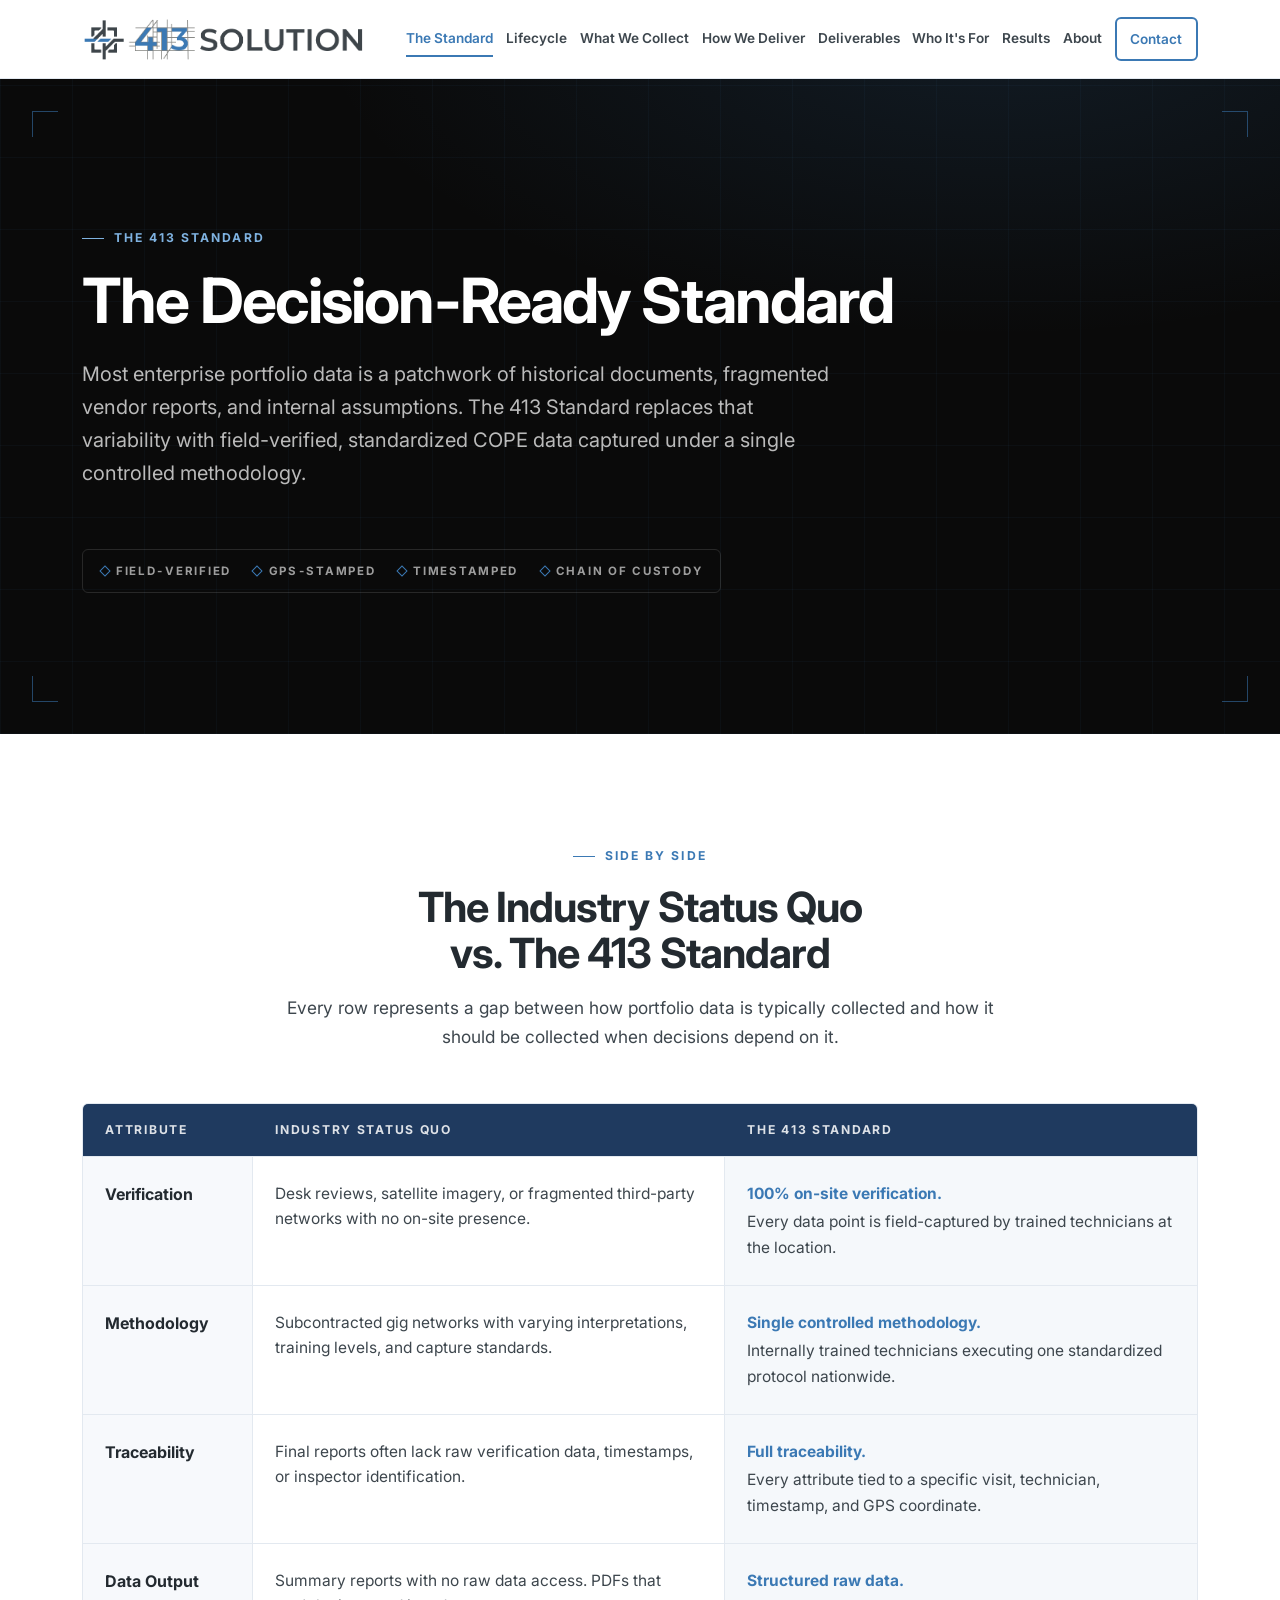
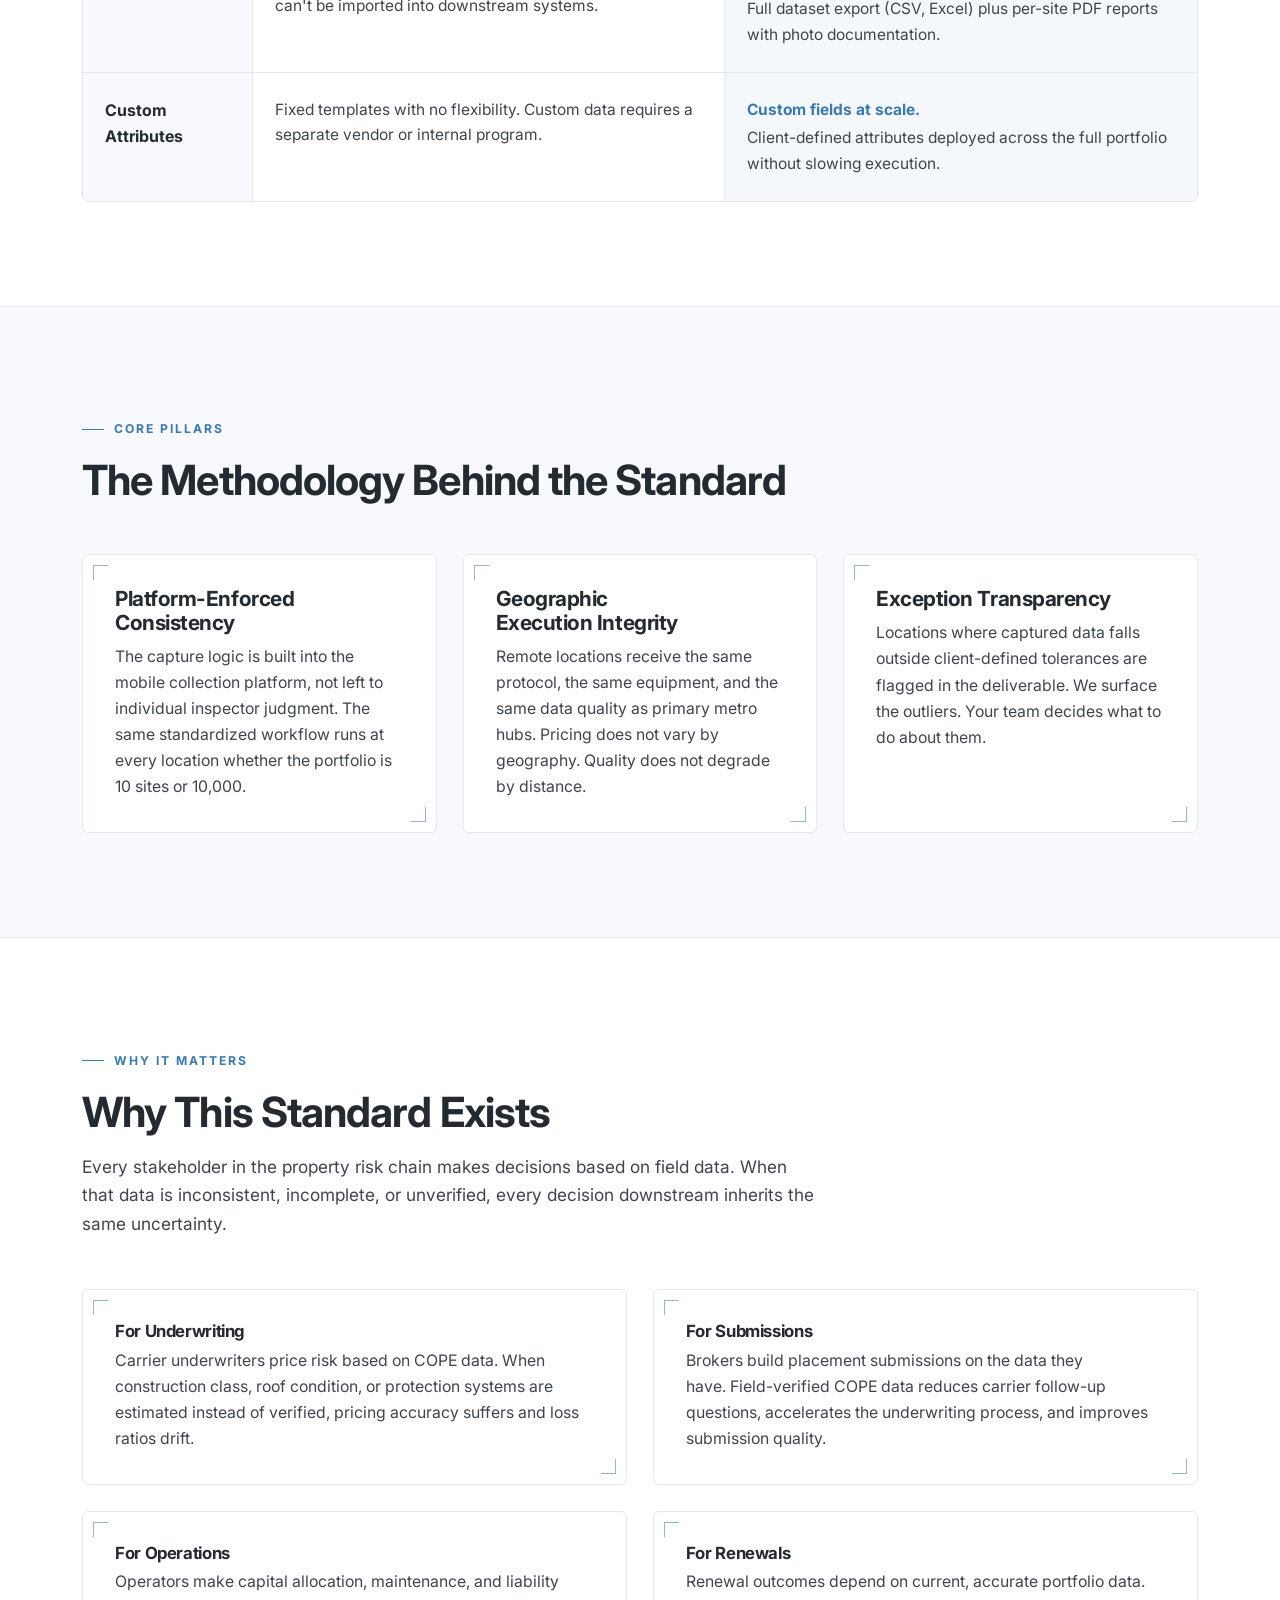
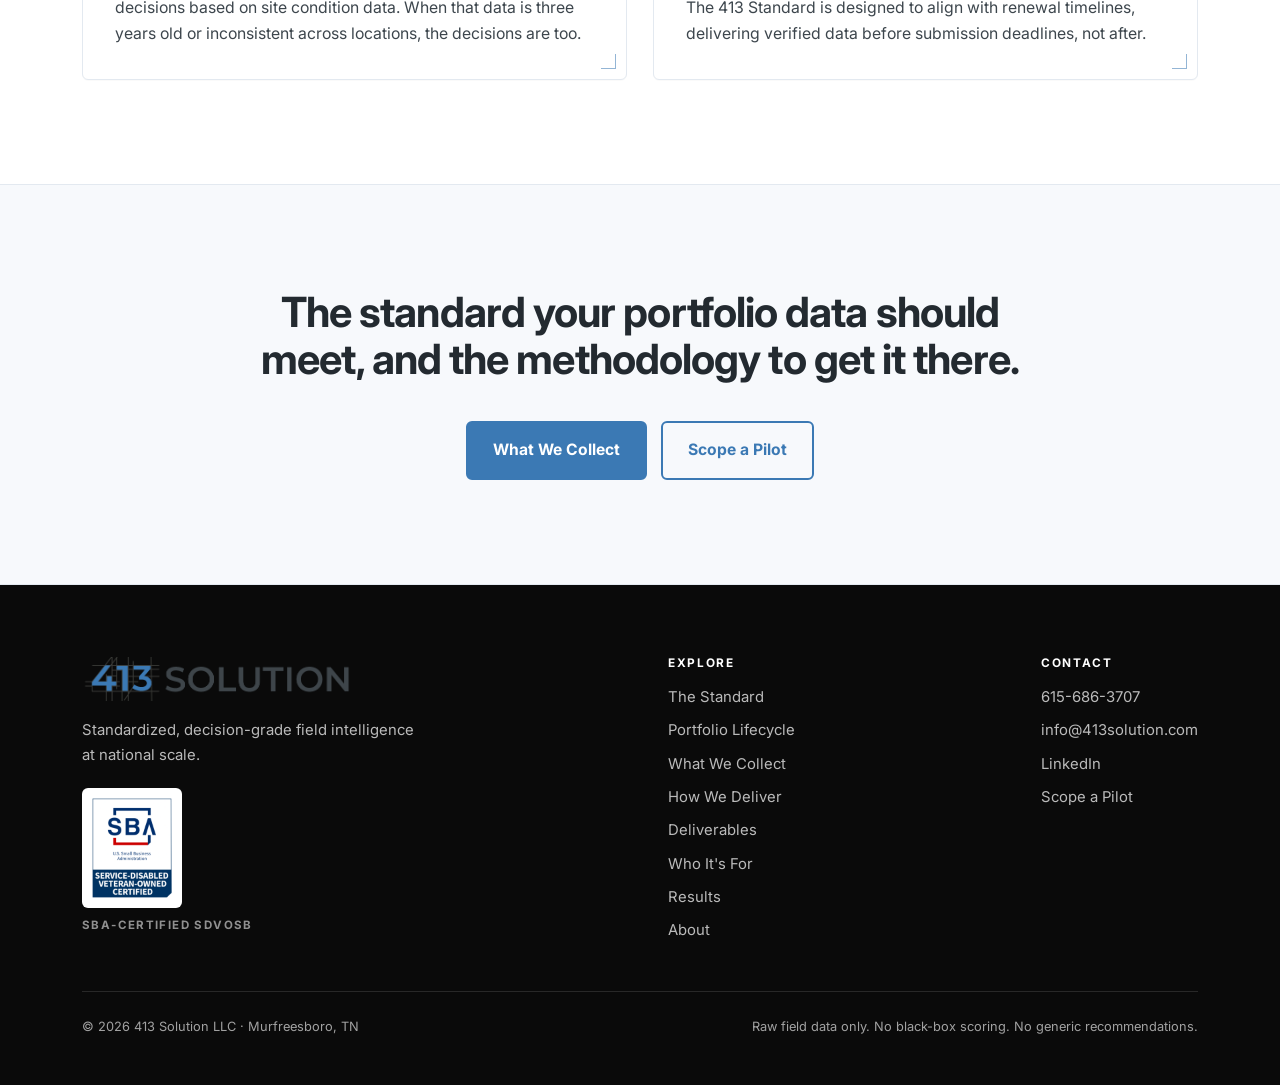
<file: standard.html>
<!DOCTYPE html>
<html lang="en">
<head>
  <meta charset="UTF-8">
  <meta name="viewport" content="width=device-width, initial-scale=1.0">
  <title>The Decision-Ready Standard | 413 Solution</title>
  <meta name="description" content="The 413 Standard replaces fragmented portfolio data with field-verified, standardized COPE data captured under a single controlled methodology.">
  <link rel="canonical" href="https://413solution.com/standard.html">
  <meta property="og:title" content="The Decision-Ready Standard | 413 Solution">
  <meta property="og:description" content="The 413 Standard replaces fragmented portfolio data with field-verified, standardized COPE data captured under a single controlled methodology.">
  <meta property="og:type" content="website">
  <meta property="og:url" content="https://413solution.com/standard.html">
  <meta property="og:image" content="https://413solution.com/og-image.png">
  <meta property="og:image:width" content="2848">
  <meta property="og:image:height" content="1504">
  <meta property="og:site_name" content="413 Solution">
  <meta name="twitter:card" content="summary_large_image">
  <meta name="twitter:image" content="https://413solution.com/og-image.png">
  <link rel="icon" href="favicon.ico" sizes="48x48">
  <link rel="icon" type="image/png" sizes="32x32" href="favicon-32.png">
  <link rel="apple-touch-icon" href="apple-touch-icon.png">
  <meta name="theme-color" content="#0A0A0A">
  <link rel="preconnect" href="https://fonts.googleapis.com">
  <link rel="preconnect" href="https://fonts.gstatic.com" crossorigin>
  <link href="https://fonts.googleapis.com/css2?family=Inter:wght@300;400;600;700&display=swap" rel="stylesheet">
  <link rel="stylesheet" href="css/site.css">
  <script>document.documentElement.classList.add("js");setTimeout(function(){if(!window.__site413)document.documentElement.classList.remove("js")},3000);</script>
</head>
<body>
<div class="scroll-progress" aria-hidden="true"></div>
<nav class="site-nav">
  <div class="container">
    <a class="logo" href="index.html" aria-label="413 Solution home">
      <img src="image/Horizontal-Logo.png" alt="413 Solution" width="200" height="46">
    </a>
    <button class="menu-toggle" aria-label="Menu" aria-controls="site-menu" aria-expanded="false">
      <span></span><span></span><span></span>
    </button>
    <div class="nav-links" id="site-menu">
      <a href="standard.html" class="active">The Standard</a>
      <a href="portfolio-lifecycle.html">Lifecycle</a>
      <a href="what-we-collect.html">What We Collect</a>
      <a href="how-we-deliver.html">How We Deliver</a>
      <a href="deliverables.html">Deliverables</a>
      <a href="who-its-for.html">Who It's For</a>
      <a href="results.html">Results</a>
      <a href="about.html">About</a>
      <a class="nav-cta" href="contact.html">Contact</a>
    </div>
  </div>
</nav>

<header class="hero">
  <div class="reg-marks" aria-hidden="true"><i></i><i></i><i></i><i></i></div>
  <div class="container">
    <div class="hero-inner">
      <div class="eyebrow reveal on-dark">The 413 Standard</div>
      <h1 class="reveal" style="--d:80ms">The Decision-Ready Standard</h1>
      <p class="lede reveal" style="--d:160ms">Most enterprise portfolio data is a patchwork of historical documents, fragmented vendor reports, and internal assumptions. The 413 Standard replaces that variability with field-verified, standardized COPE data captured under a single controlled methodology.</p>
      <div class="meta-strip reveal" style="--d:250ms">
  <span>Field-Verified</span><span>GPS-Stamped</span><span>Timestamped</span><span>Chain of Custody</span>
</div>
    </div>
  </div>
</header>

<section>
  <div class="container">
    <div class="section-head centered reveal">
      <div class="eyebrow">Side by Side</div>
      <h2>The Industry Status Quo vs. The 413 Standard</h2>
      <p class="mx-auto">Every row represents a gap between how portfolio data is typically collected and how it should be collected when decisions depend on it.</p>
    </div>
    <div class="compare">
    <div class="compare-row head"><div>Attribute</div><div>Industry Status Quo</div><div>The 413 Standard</div></div>
    <div class="compare-row reveal" style="--d:0ms">
      <div class="compare-attr">Verification</div>
      <div class="compare-old">Desk reviews, satellite imagery, or fragmented third-party networks with no on-site presence.</div>
      <div class="compare-413"><strong>100% on-site verification.</strong> Every data point is field-captured by trained technicians at the location.</div>
    </div>
    <div class="compare-row reveal" style="--d:70ms">
      <div class="compare-attr">Methodology</div>
      <div class="compare-old">Subcontracted gig networks with varying interpretations, training levels, and capture standards.</div>
      <div class="compare-413"><strong>Single controlled methodology.</strong> Internally trained technicians executing one standardized protocol nationwide.</div>
    </div>
    <div class="compare-row reveal" style="--d:140ms">
      <div class="compare-attr">Traceability</div>
      <div class="compare-old">Final reports often lack raw verification data, timestamps, or inspector identification.</div>
      <div class="compare-413"><strong>Full traceability.</strong> Every attribute tied to a specific visit, technician, timestamp, and GPS coordinate.</div>
    </div>
    <div class="compare-row reveal" style="--d:210ms">
      <div class="compare-attr">Data Output</div>
      <div class="compare-old">Summary reports with no raw data access. PDFs that can't be imported into downstream systems.</div>
      <div class="compare-413"><strong>Structured raw data.</strong> Full dataset export (CSV, Excel) plus per-site PDF reports with photo documentation.</div>
    </div>
    <div class="compare-row reveal" style="--d:280ms">
      <div class="compare-attr">Custom Attributes</div>
      <div class="compare-old">Fixed templates with no flexibility. Custom data requires a separate vendor or internal program.</div>
      <div class="compare-413"><strong>Custom fields at scale.</strong> Client-defined attributes deployed across the full portfolio without slowing execution.</div>
    </div>
</div>
  </div>
</section>

<section class="band-light">
  <div class="container">
    <div class="section-head reveal">
      <div class="eyebrow">Core Pillars</div>
      <h2>The Methodology Behind the Standard</h2>
    </div>
    <div class="grid-3">
      <div class="card tick reveal" style="--d:0ms">
        <h3>Platform-Enforced Consistency</h3>
        <p>The capture logic is built into the mobile collection platform, not left to individual inspector judgment. The same standardized workflow runs at every location whether the portfolio is 10 sites or 10,000.</p>
      </div>
      <div class="card tick reveal" style="--d:100ms">
        <h3>Geographic Execution Integrity</h3>
        <p>Remote locations receive the same protocol, the same equipment, and the same data quality as primary metro hubs. Pricing does not vary by geography. Quality does not degrade by distance.</p>
      </div>
      <div class="card tick reveal" style="--d:200ms">
        <h3>Exception Transparency</h3>
        <p>Locations where captured data falls outside client-defined tolerances are flagged in the deliverable. We surface the outliers. Your team decides what to do about them.</p>
      </div>
    </div>
  </div>
</section>

<section>
  <div class="container">
    <div class="section-head reveal">
      <div class="eyebrow">Why It Matters</div>
      <h2>Why This Standard Exists</h2>
      <p>Every stakeholder in the property risk chain makes decisions based on field data. When that data is inconsistent, incomplete, or unverified, every decision downstream inherits the same uncertainty.</p>
    </div>
    <div class="grid-2">
      <div class="card tick reveal" style="--d:0ms"><h4>For Underwriting</h4><p>Carrier underwriters price risk based on COPE data. When construction class, roof condition, or protection systems are estimated instead of verified, pricing accuracy suffers and loss ratios drift.</p></div>
      <div class="card tick reveal" style="--d:90ms"><h4>For Submissions</h4><p>Brokers build placement submissions on the data they have. Field-verified COPE data reduces carrier follow-up questions, accelerates the underwriting process, and improves submission quality.</p></div>
      <div class="card tick reveal" style="--d:0ms"><h4>For Operations</h4><p>Operators make capital allocation, maintenance, and liability decisions based on site condition data. When that data is three years old or inconsistent across locations, the decisions are too.</p></div>
      <div class="card tick reveal" style="--d:90ms"><h4>For Renewals</h4><p>Renewal outcomes depend on current, accurate portfolio data. The 413 Standard is designed to align with renewal timelines, delivering verified data before submission deadlines, not after.</p></div>
    </div>
  </div>
</section>

<section class="band-light close-cta">
  <div class="container reveal">
    <h2>The standard your portfolio data should meet, and the methodology to get it there.</h2>
    <div class="actions">
      <a href="what-we-collect.html" class="btn btn-primary">What We Collect</a>
      <a href="contact.html" class="btn btn-outline">Scope a Pilot</a>
    </div>
  </div>
</section>
<footer>
  <div class="container">
    <div class="footer-wrap">
      <div class="footer-brand">
        <img src="image/Logo_White.png" alt="413 Solution" width="613" height="100" loading="lazy" decoding="async">
        <p>Standardized, decision-grade field intelligence at national scale.</p>
        <div class="badge">
          <img src="image/sdvosb-badge.png" alt="SBA-certified Service-Disabled Veteran-Owned Small Business badge" width="240" height="300" loading="lazy" decoding="async">
          <span>SBA-Certified SDVOSB</span>
        </div>
      </div>
      <div class="footer-nav">
        <h4>Explore</h4>
        <a href="standard.html">The Standard</a>
        <a href="portfolio-lifecycle.html">Portfolio Lifecycle</a>
        <a href="what-we-collect.html">What We Collect</a>
        <a href="how-we-deliver.html">How We Deliver</a>
        <a href="deliverables.html">Deliverables</a>
        <a href="who-its-for.html">Who It's For</a>
        <a href="results.html">Results</a>
        <a href="about.html">About</a>
      </div>
      <div class="footer-contact">
        <h4>Contact</h4>
        <a href="tel:6156863707">615-686-3707</a>
        <a href="mailto:info@413solution.com">info@413solution.com</a>
        <a href="https://www.linkedin.com/company/413solution" target="_blank" rel="noreferrer">LinkedIn</a>
        <a href="contact.html">Scope a Pilot</a>
      </div>
    </div>
    <div class="footer-legal">
      <span>&copy; 2026 413 Solution LLC &middot; Murfreesboro, TN</span>
      <span>Raw field data only. No black-box scoring. No generic recommendations.</span>
    </div>
  </div>
</footer>
<script src="js/site.js" defer></script>
</body>
</html>
</file>
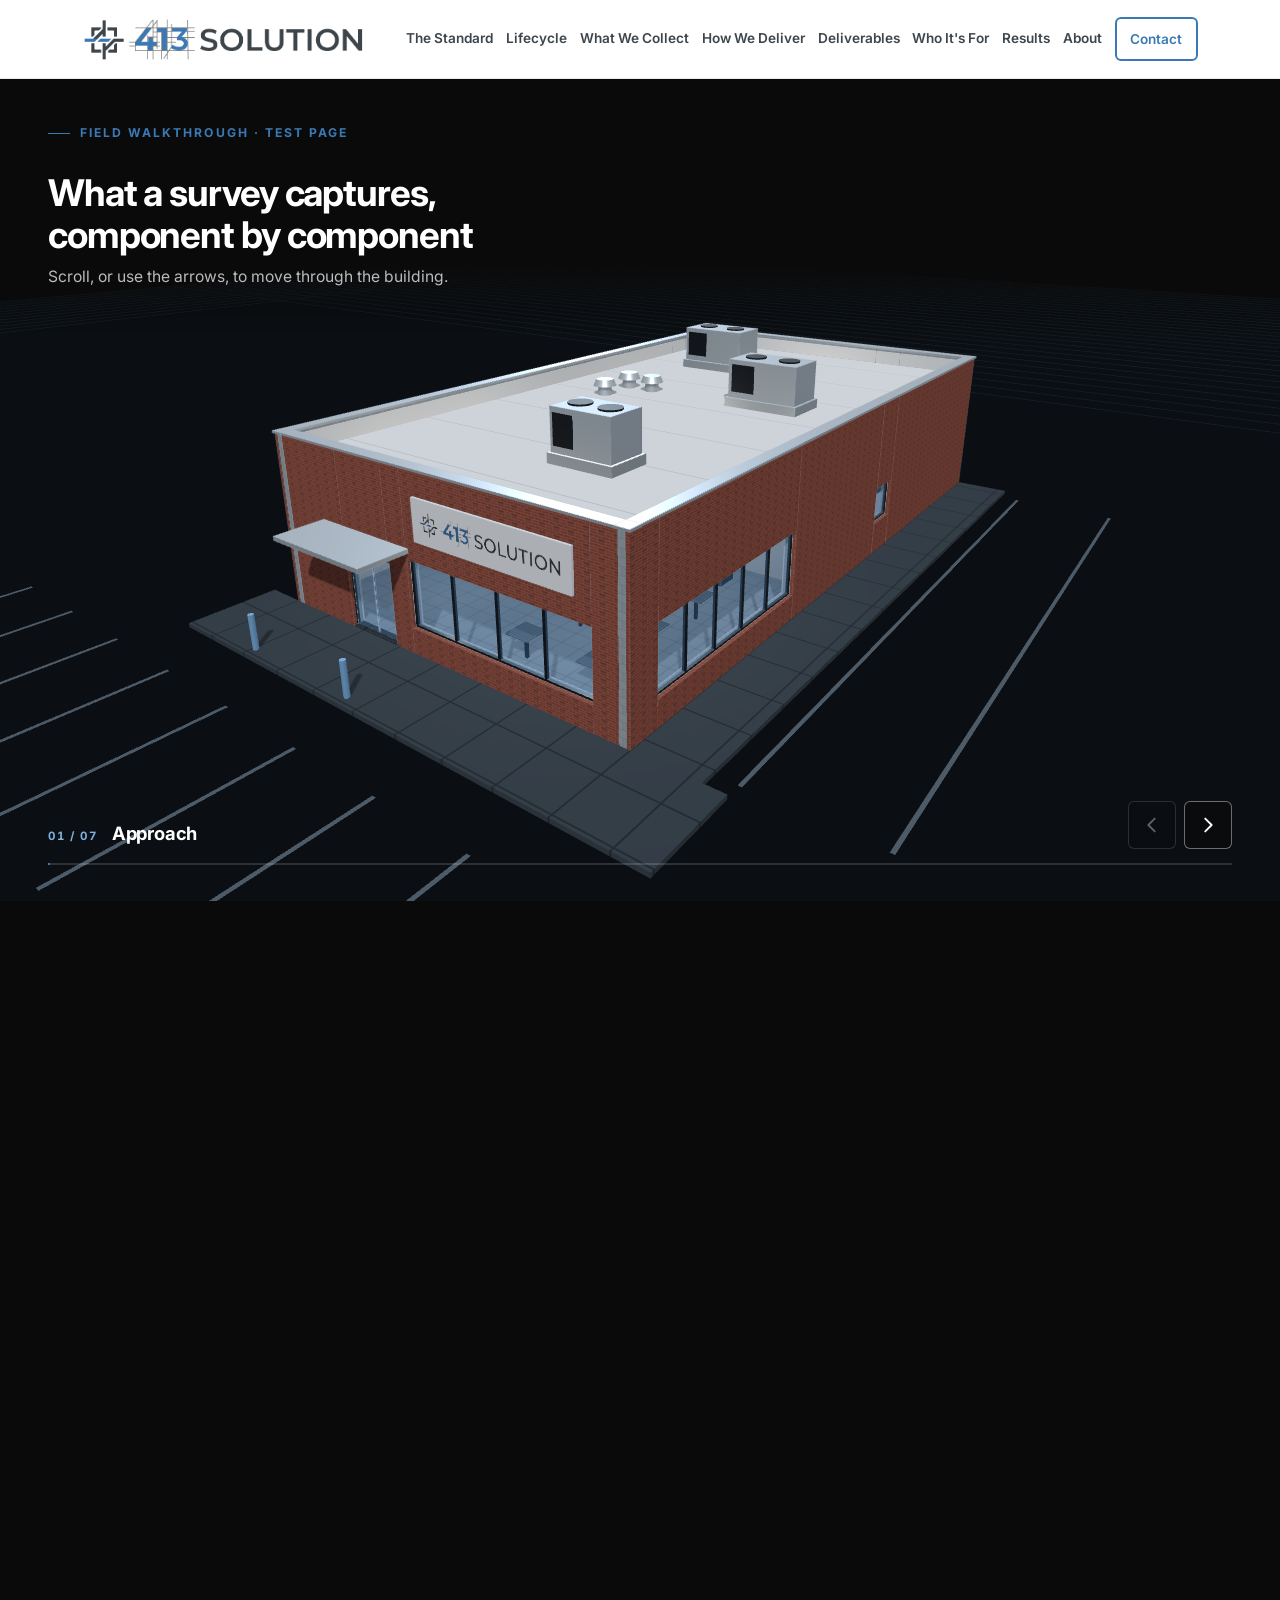
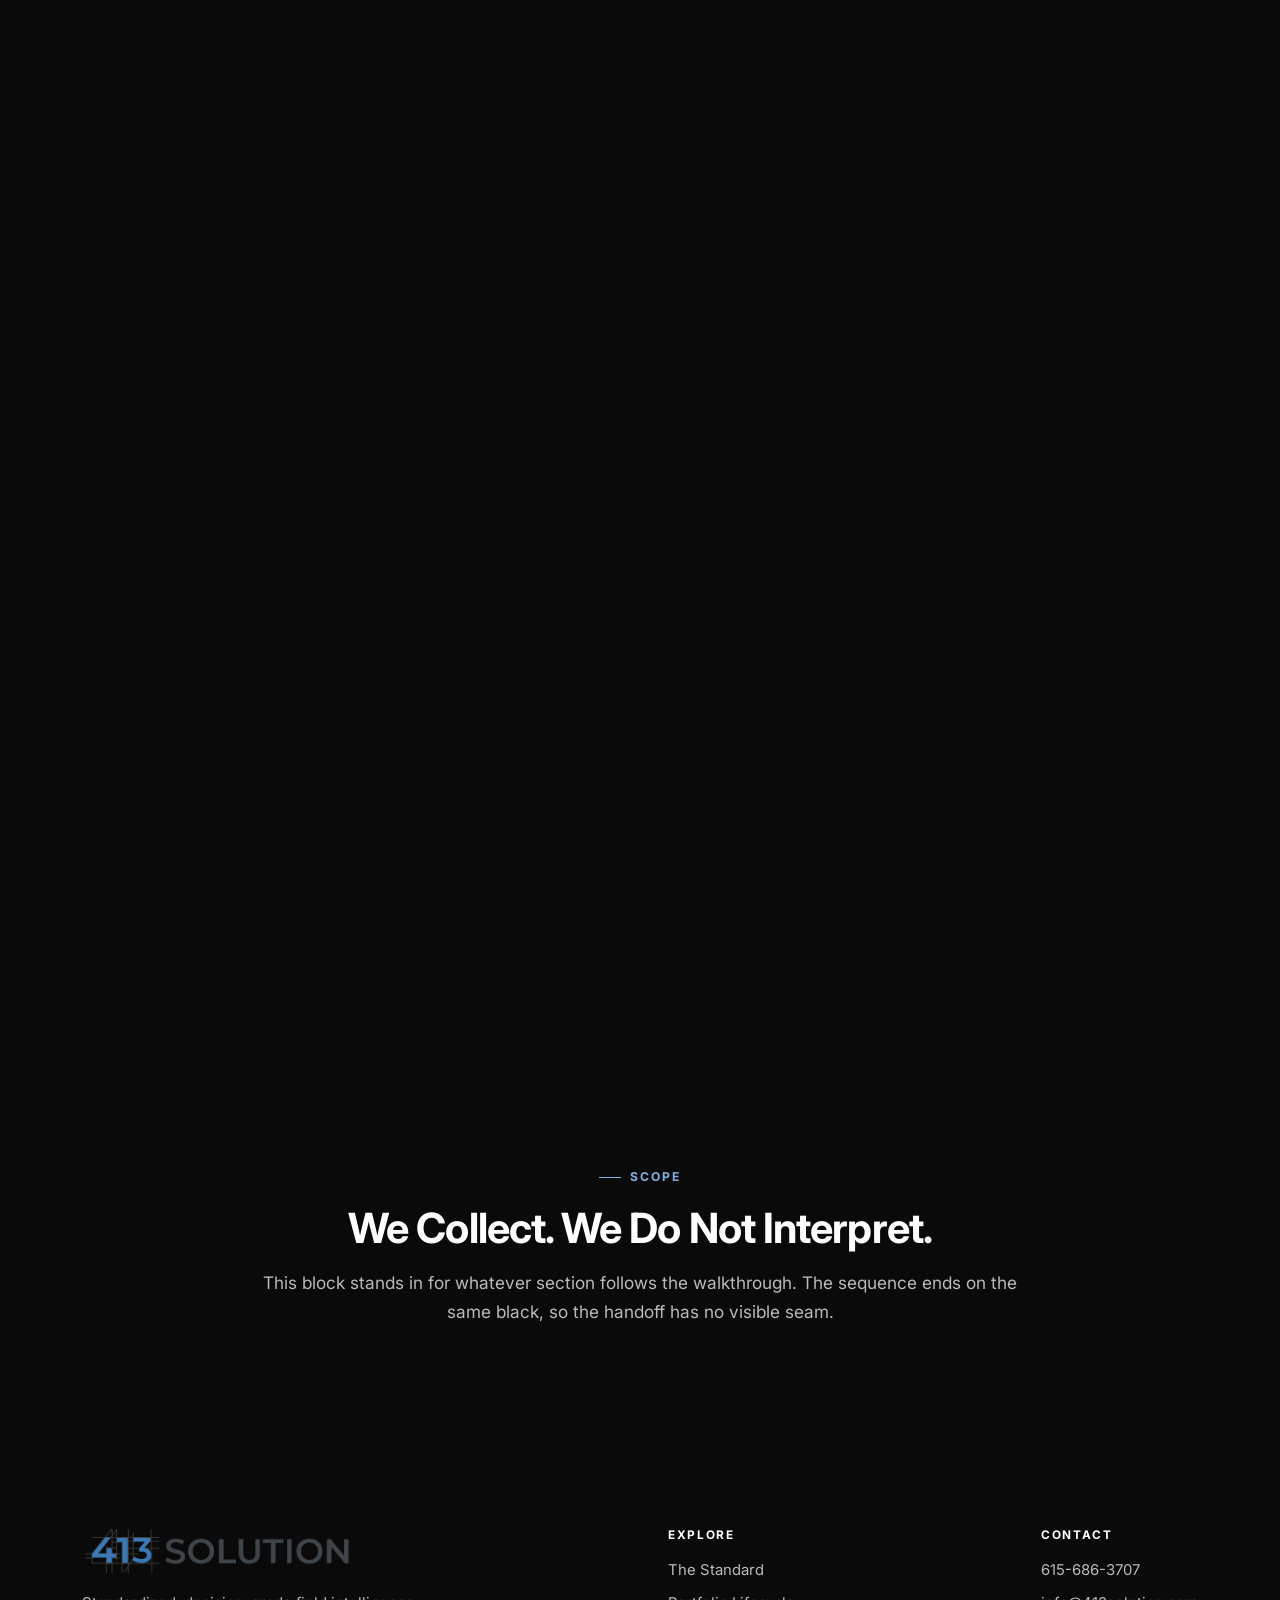
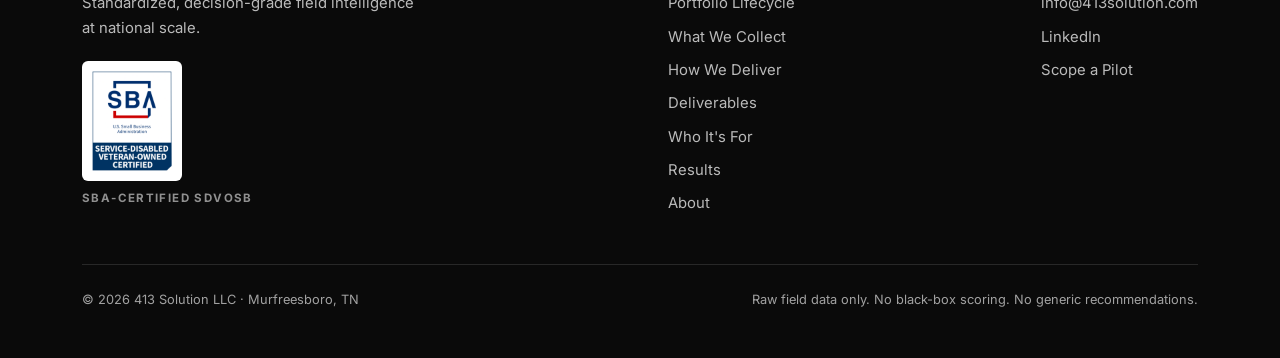
<file: walkthrough-test.html>
<!DOCTYPE html>
<html lang="en">
<head>
  <meta charset="UTF-8">
  <meta name="viewport" content="width=device-width, initial-scale=1.0">
  <title>Walkthrough test | 413 Solution</title>
  <meta name="robots" content="noindex, nofollow">
  <link rel="icon" href="favicon.ico" sizes="48x48">
  <link rel="icon" type="image/png" sizes="32x32" href="favicon-32.png">
  <link rel="apple-touch-icon" href="apple-touch-icon.png">
  <meta name="theme-color" content="#0A0A0A">
  <link rel="preconnect" href="https://fonts.googleapis.com">
  <link rel="preconnect" href="https://fonts.gstatic.com" crossorigin>
  <link href="https://fonts.googleapis.com/css2?family=Inter:wght@300;400;600;700&display=swap" rel="stylesheet">
  <link rel="stylesheet" href="css/site.css">
  <link rel="stylesheet" href="css/walkthrough.css">
  <link rel="modulepreload" href="js/vendor/three.module.min.js">
  <script>document.documentElement.classList.add("js");setTimeout(function(){if(!window.__site413)document.documentElement.classList.remove("js")},3000);</script>
</head>
<body>
<div class="scroll-progress" aria-hidden="true"></div>
<nav class="site-nav">
  <div class="container">
    <a class="logo" href="index.html" aria-label="413 Solution home">
      <img src="image/Horizontal-Logo.png" alt="413 Solution" width="200" height="46">
    </a>
    <button class="menu-toggle" aria-label="Menu" aria-controls="site-menu" aria-expanded="false">
      <span></span><span></span><span></span>
    </button>
    <div class="nav-links" id="site-menu">
      <a href="standard.html">The Standard</a>
      <a href="portfolio-lifecycle.html">Lifecycle</a>
      <a href="what-we-collect.html">What We Collect</a>
      <a href="how-we-deliver.html">How We Deliver</a>
      <a href="deliverables.html">Deliverables</a>
      <a href="who-its-for.html">Who It's For</a>
      <a href="results.html">Results</a>
      <a href="about.html">About</a>
      <a class="nav-cta" href="contact.html">Contact</a>
    </div>
  </div>
</nav>

<main>
<section class="walk" data-walkthrough aria-label="Building walkthrough">
  <div class="walk-stage">
    <canvas class="walk-canvas" aria-hidden="true"></canvas>
    <div class="walk-black" aria-hidden="true"></div>
    <div class="walk-intro">
      <div class="eyebrow on-dark">Field walkthrough · test page</div>
      <h1>What a survey captures, component by component</h1>
      <p>Scroll, or use the arrows, to move through the building.</p>
    </div>
    <div class="walk-hud">
      <div class="walk-hud-row">
        <div class="walk-readout" aria-hidden="true">
          <div class="walk-step"><span data-walk-num>01 / 07</span><span data-walk-name>Approach</span></div>
        </div>
        <div class="walk-nav" role="group" aria-label="Walkthrough steps">
          <button type="button" class="walk-arrow" data-walk-prev aria-label="Previous step" disabled>
            <svg viewBox="0 0 24 24" width="22" height="22" aria-hidden="true"><path d="M15 5l-7 7 7 7" fill="none" stroke="currentColor" stroke-width="2" stroke-linecap="round" stroke-linejoin="round"/></svg>
          </button>
          <button type="button" class="walk-arrow" data-walk-next aria-label="Next step">
            <svg viewBox="0 0 24 24" width="22" height="22" aria-hidden="true"><path d="M9 5l7 7-7 7" fill="none" stroke="currentColor" stroke-width="2" stroke-linecap="round" stroke-linejoin="round"/></svg>
          </button>
        </div>
      </div>
      <div class="walk-bar" aria-hidden="true"><i data-walk-bar></i></div>
      <span class="walk-sr" aria-live="polite" data-walk-live></span>
    </div>
    <p class="walk-fallback" hidden>This walkthrough needs WebGL, which this browser has turned off.</p>
    <p class="walk-sr">An animated walkthrough of a commercial building: from an aerial view, through the front door, behind the drywall to the masonry wall and its foundation connection, up through the ceiling to the roof structure and roof assembly, then to the electrical panel and a thermal view of its breakers. Labelled along the way: exterior walls, brick veneer over CMU, ISO 4; storefront glazing; glass entry doors; interior wall, drywall; floor surface, tile; anchor-bolt foundation connection; steel bar joists on bearing plates; metal deck; single-ply membrane; roof mounted units; main electrical panel.</p>
  </div>
</section>

<section class="band-black on-dark" style="padding: 5rem 0;">
  <div class="container">
    <div class="section-head centered reveal">
      <div class="eyebrow">Scope</div>
      <h2>We Collect. We Do Not Interpret.</h2>
      <p class="mx-auto">This block stands in for whatever section follows the walkthrough. The sequence ends on the same black, so the handoff has no visible seam.</p>
    </div>
  </div>
</section>
</main>

<footer>
  <div class="container">
    <div class="footer-wrap">
      <div class="footer-brand">
        <img src="image/Logo_White.png" alt="413 Solution" width="613" height="100" loading="lazy" decoding="async">
        <p>Standardized, decision-grade field intelligence at national scale.</p>
        <div class="badge">
          <img src="image/sdvosb-badge.png" alt="SBA-certified Service-Disabled Veteran-Owned Small Business badge" width="240" height="300" loading="lazy" decoding="async">
          <span>SBA-Certified SDVOSB</span>
        </div>
      </div>
      <div class="footer-nav">
        <h4>Explore</h4>
        <a href="standard.html">The Standard</a>
        <a href="portfolio-lifecycle.html">Portfolio Lifecycle</a>
        <a href="what-we-collect.html">What We Collect</a>
        <a href="how-we-deliver.html">How We Deliver</a>
        <a href="deliverables.html">Deliverables</a>
        <a href="who-its-for.html">Who It's For</a>
        <a href="results.html">Results</a>
        <a href="about.html">About</a>
      </div>
      <div class="footer-contact">
        <h4>Contact</h4>
        <a href="tel:6156863707">615-686-3707</a>
        <a href="mailto:info@413solution.com">info@413solution.com</a>
        <a href="https://www.linkedin.com/company/413solution" target="_blank" rel="noreferrer">LinkedIn</a>
        <a href="contact.html">Scope a Pilot</a>
      </div>
    </div>
    <div class="footer-legal">
      <span>&copy; 2026 413 Solution LLC &middot; Murfreesboro, TN</span>
      <span>Raw field data only. No black-box scoring. No generic recommendations.</span>
    </div>
  </div>
</footer>
<script type="module" src="js/walkthrough.js"></script>
<script src="js/site.js" defer></script>
</body>
</html>
</file>
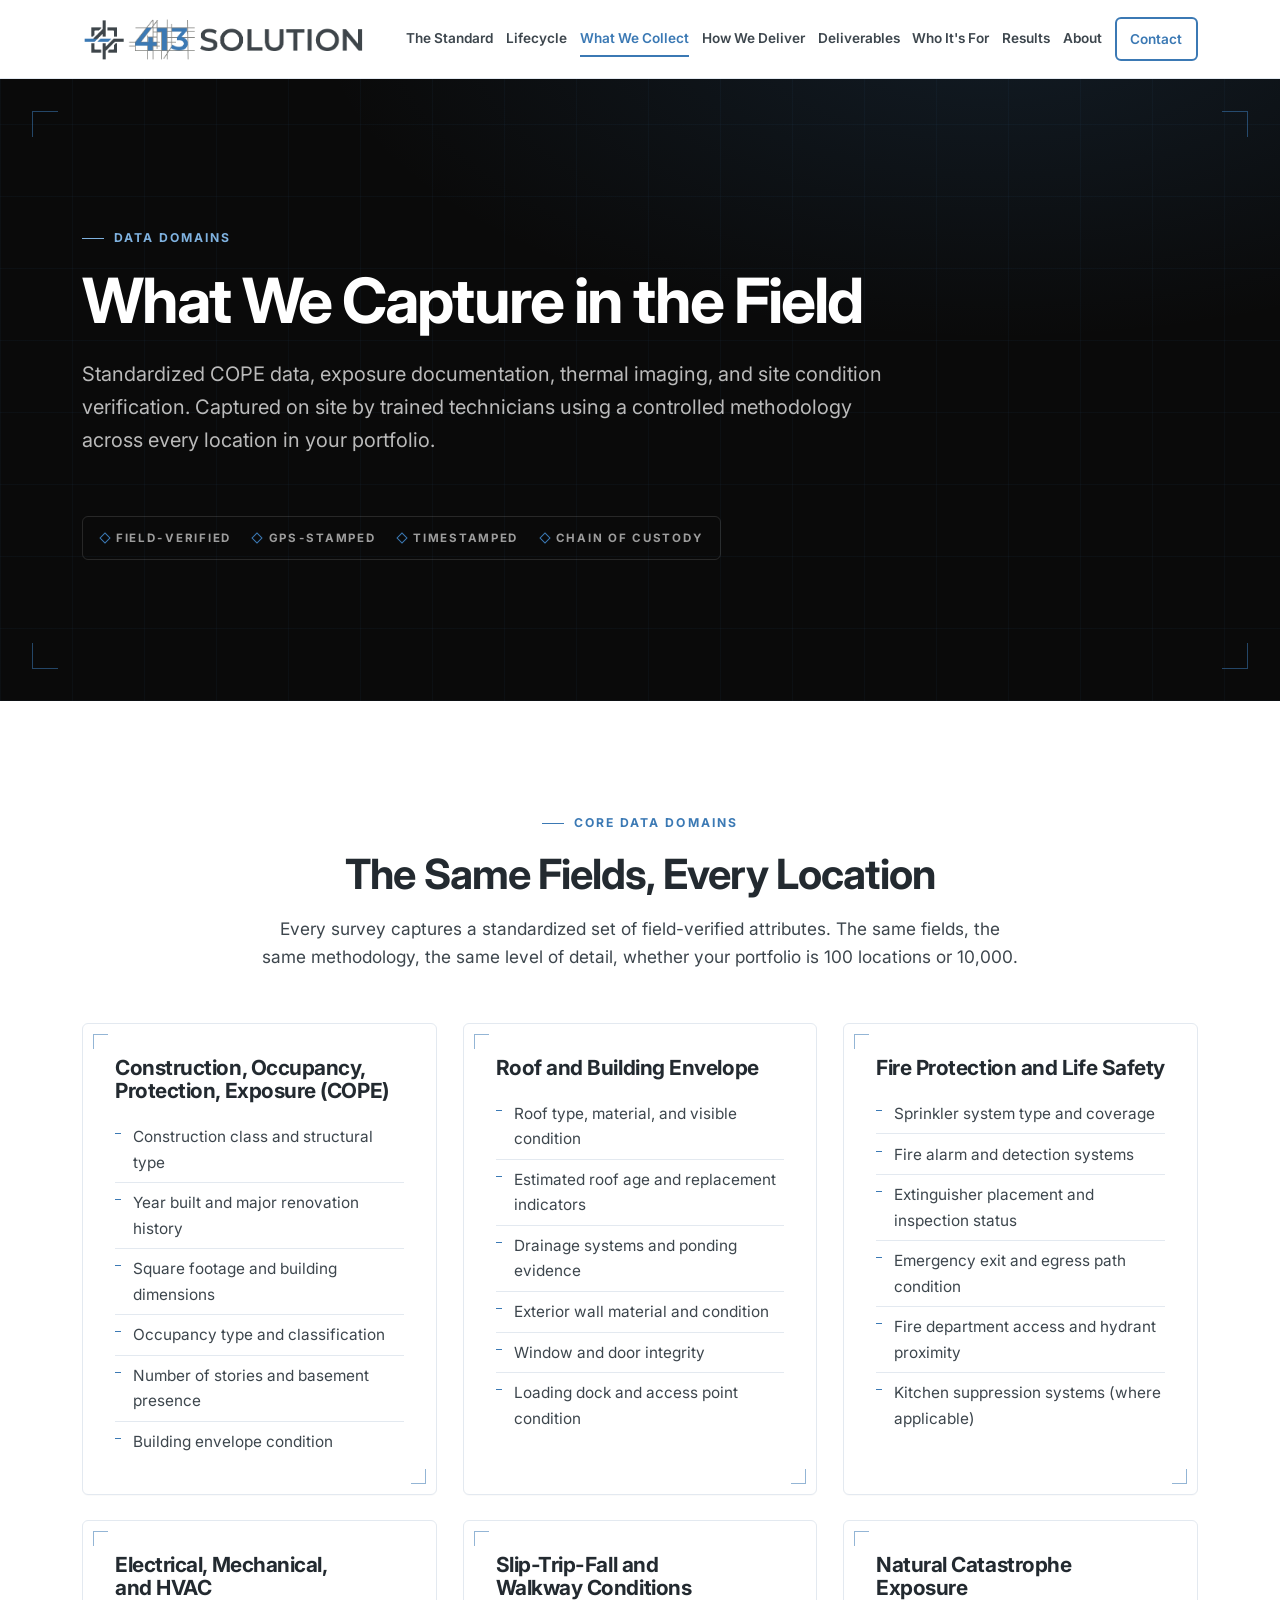
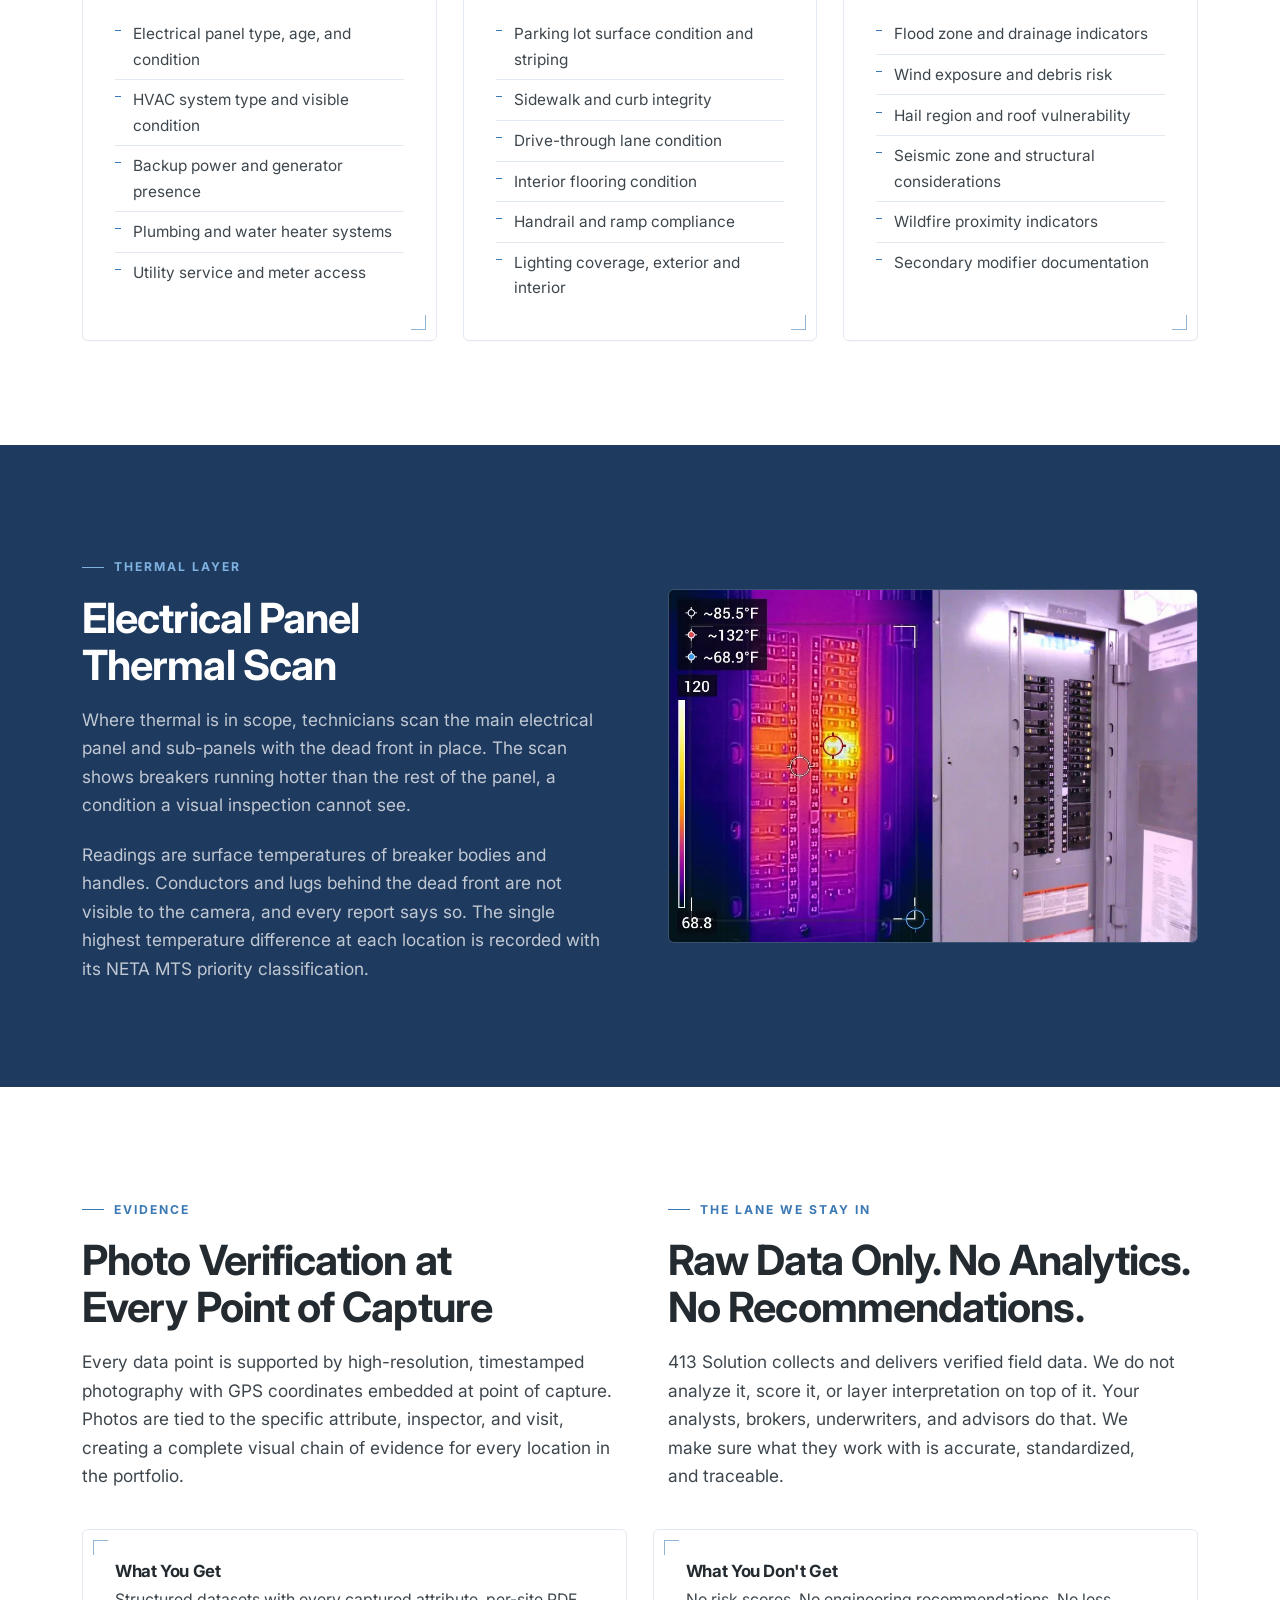
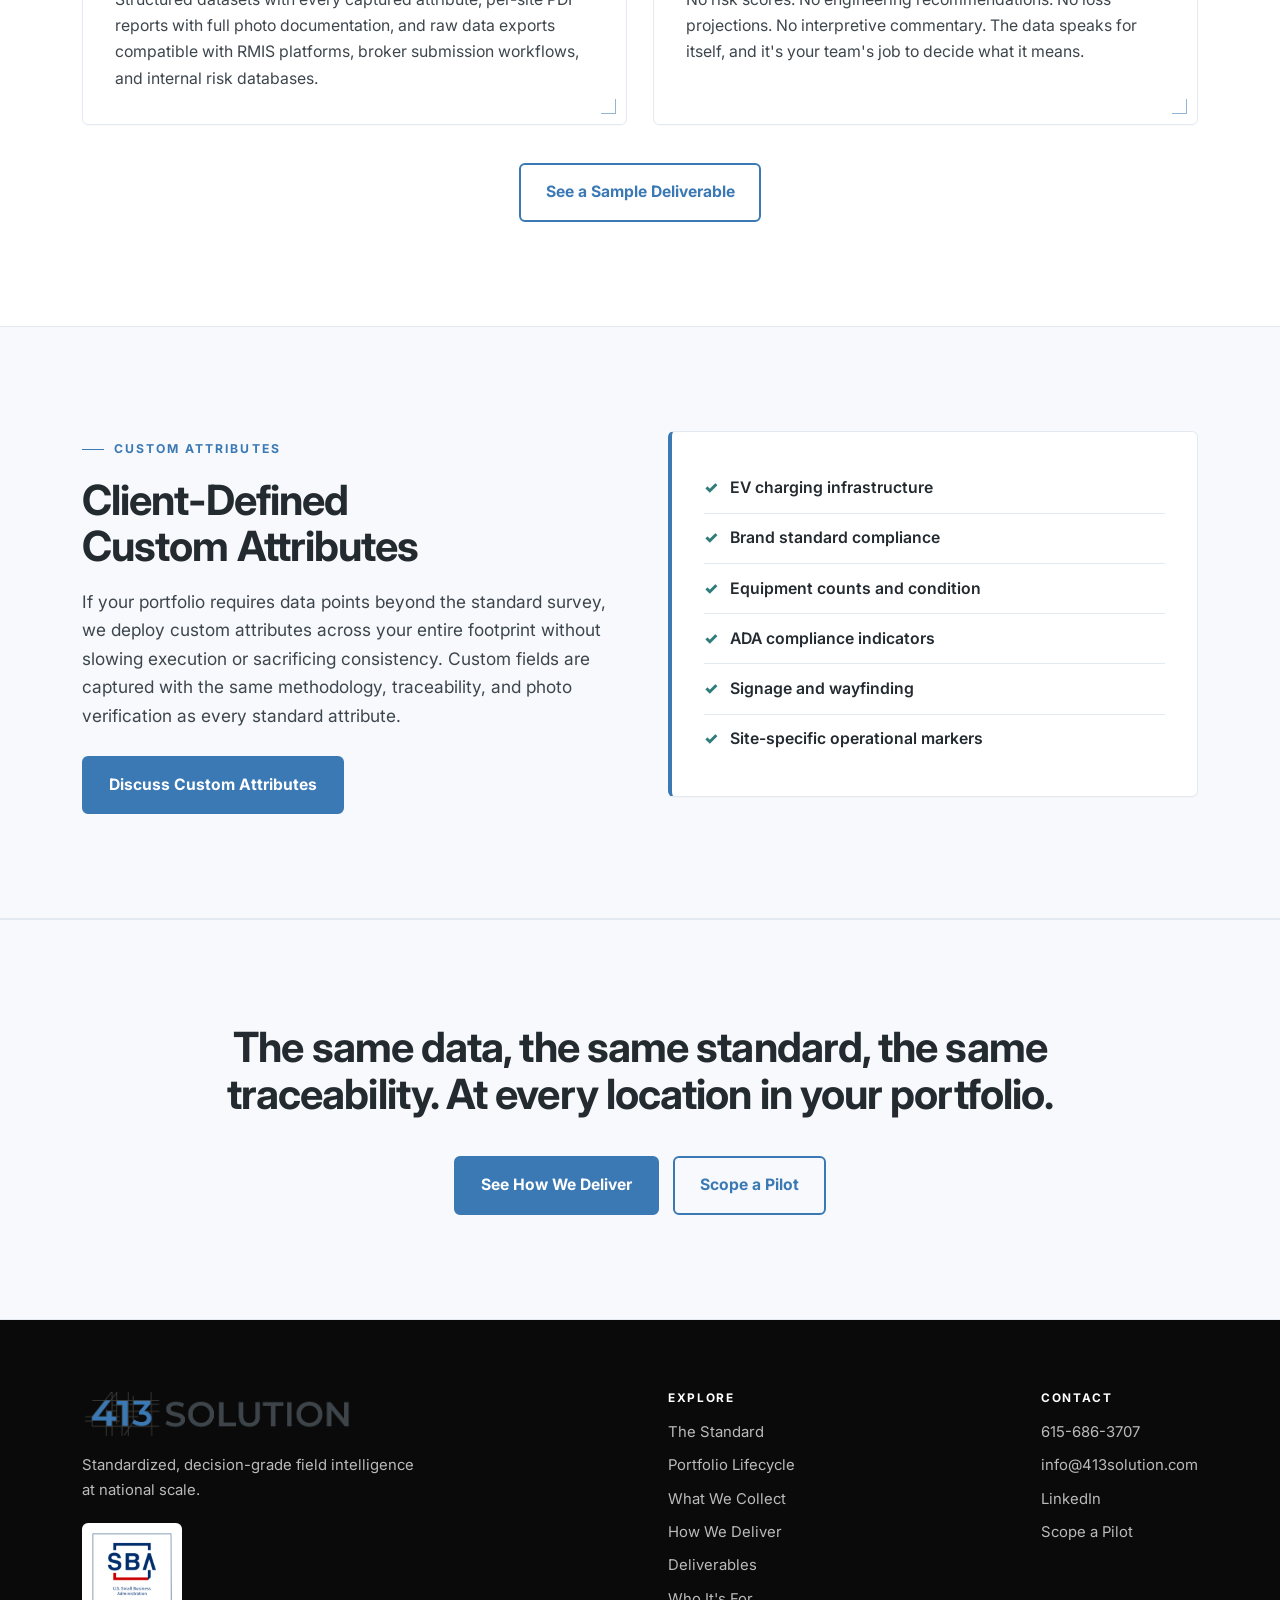
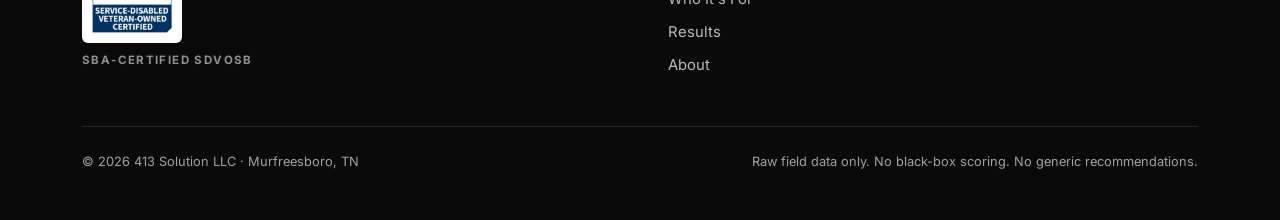
<file: what-we-collect.html>
<!DOCTYPE html>
<html lang="en">
<head>
  <meta charset="UTF-8">
  <meta name="viewport" content="width=device-width, initial-scale=1.0">
  <title>What We Collect: COPE, NatCat &amp; Thermal Data | 413 Solution</title>
  <meta name="description" content="Standardized COPE data, exposure documentation, thermal imaging, and site condition verification captured on site across every location in your portfolio.">
  <link rel="canonical" href="https://413solution.com/what-we-collect.html">
  <meta property="og:title" content="What We Collect: COPE, NatCat &amp; Thermal Data | 413 Solution">
  <meta property="og:description" content="Standardized COPE data, exposure documentation, thermal imaging, and site condition verification captured on site across every location in your portfolio.">
  <meta property="og:type" content="website">
  <meta property="og:url" content="https://413solution.com/what-we-collect.html">
  <meta property="og:image" content="https://413solution.com/og-image.png">
  <meta property="og:image:width" content="2848">
  <meta property="og:image:height" content="1504">
  <meta property="og:site_name" content="413 Solution">
  <meta name="twitter:card" content="summary_large_image">
  <meta name="twitter:image" content="https://413solution.com/og-image.png">
  <link rel="icon" href="favicon.ico" sizes="48x48">
  <link rel="icon" type="image/png" sizes="32x32" href="favicon-32.png">
  <link rel="apple-touch-icon" href="apple-touch-icon.png">
  <meta name="theme-color" content="#0A0A0A">
  <link rel="preconnect" href="https://fonts.googleapis.com">
  <link rel="preconnect" href="https://fonts.gstatic.com" crossorigin>
  <link href="https://fonts.googleapis.com/css2?family=Inter:wght@300;400;600;700&display=swap" rel="stylesheet">
  <link rel="stylesheet" href="css/site.css">
  <script>document.documentElement.classList.add("js");setTimeout(function(){if(!window.__site413)document.documentElement.classList.remove("js")},3000);</script>
</head>
<body>
<div class="scroll-progress" aria-hidden="true"></div>
<nav class="site-nav">
  <div class="container">
    <a class="logo" href="index.html" aria-label="413 Solution home">
      <img src="image/Horizontal-Logo.png" alt="413 Solution" width="200" height="46">
    </a>
    <button class="menu-toggle" aria-label="Menu" aria-controls="site-menu" aria-expanded="false">
      <span></span><span></span><span></span>
    </button>
    <div class="nav-links" id="site-menu">
      <a href="standard.html">The Standard</a>
      <a href="portfolio-lifecycle.html">Lifecycle</a>
      <a href="what-we-collect.html" class="active">What We Collect</a>
      <a href="how-we-deliver.html">How We Deliver</a>
      <a href="deliverables.html">Deliverables</a>
      <a href="who-its-for.html">Who It's For</a>
      <a href="results.html">Results</a>
      <a href="about.html">About</a>
      <a class="nav-cta" href="contact.html">Contact</a>
    </div>
  </div>
</nav>

<header class="hero">
  <div class="reg-marks" aria-hidden="true"><i></i><i></i><i></i><i></i></div>
  <div class="container">
    <div class="hero-inner">
      <div class="eyebrow reveal on-dark">Data Domains</div>
      <h1 class="reveal" style="--d:80ms">What We Capture in the Field</h1>
      <p class="lede reveal" style="--d:160ms">Standardized COPE data, exposure documentation, thermal imaging, and site condition verification. Captured on site by trained technicians using a controlled methodology across every location in your portfolio.</p>
      <div class="meta-strip reveal" style="--d:250ms">
  <span>Field-Verified</span><span>GPS-Stamped</span><span>Timestamped</span><span>Chain of Custody</span>
</div>
    </div>
  </div>
</header>

<section>
  <div class="container">
    <div class="section-head centered reveal">
      <div class="eyebrow">Core Data Domains</div>
      <h2>The Same Fields, Every Location</h2>
      <p class="mx-auto">Every survey captures a standardized set of field-verified attributes. The same fields, the same methodology, the same level of detail, whether your portfolio is 100 locations or 10,000.</p>
    </div>
    <div class="grid-3">
      <div class="card tick domain-card reveal" style="--d:0ms">
        <h3>Construction, Occupancy, Protection, Exposure (COPE)</h3>
        <ul><li>Construction class and structural type</li><li>Year built and major renovation history</li><li>Square footage and building dimensions</li><li>Occupancy type and classification</li><li>Number of stories and basement presence</li><li>Building envelope condition</li></ul>
      </div>
      <div class="card tick domain-card reveal" style="--d:90ms">
        <h3>Roof and Building Envelope</h3>
        <ul><li>Roof type, material, and visible condition</li><li>Estimated roof age and replacement indicators</li><li>Drainage systems and ponding evidence</li><li>Exterior wall material and condition</li><li>Window and door integrity</li><li>Loading dock and access point condition</li></ul>
      </div>
      <div class="card tick domain-card reveal" style="--d:180ms">
        <h3>Fire Protection and Life Safety</h3>
        <ul><li>Sprinkler system type and coverage</li><li>Fire alarm and detection systems</li><li>Extinguisher placement and inspection status</li><li>Emergency exit and egress path condition</li><li>Fire department access and hydrant proximity</li><li>Kitchen suppression systems (where applicable)</li></ul>
      </div>
      <div class="card tick domain-card reveal" style="--d:0ms">
        <h3>Electrical, Mechanical, and HVAC</h3>
        <ul><li>Electrical panel type, age, and condition</li><li>HVAC system type and visible condition</li><li>Backup power and generator presence</li><li>Plumbing and water heater systems</li><li>Utility service and meter access</li></ul>
      </div>
      <div class="card tick domain-card reveal" style="--d:90ms">
        <h3>Slip-Trip-Fall and Walkway Conditions</h3>
        <ul><li>Parking lot surface condition and striping</li><li>Sidewalk and curb integrity</li><li>Drive-through lane condition</li><li>Interior flooring condition</li><li>Handrail and ramp compliance</li><li>Lighting coverage, exterior and interior</li></ul>
      </div>
      <div class="card tick domain-card reveal" style="--d:180ms">
        <h3>Natural Catastrophe Exposure</h3>
        <ul><li>Flood zone and drainage indicators</li><li>Wind exposure and debris risk</li><li>Hail region and roof vulnerability</li><li>Seismic zone and structural considerations</li><li>Wildfire proximity indicators</li><li>Secondary modifier documentation</li></ul>
      </div>
    </div>
  </div>
</section>

<section class="band-slate on-dark">
  <div class="container">
    <div class="grid-2" style="align-items: center; gap: 3.5rem;">
      <div class="reveal">
        <div class="eyebrow">Thermal Layer</div>
        <h2>Electrical Panel Thermal Scan</h2>
        <p>Where thermal is in scope, technicians scan the main electrical panel and sub-panels with the dead front in place. The scan shows breakers running hotter than the rest of the panel, a condition a visual inspection cannot see.</p>
        <p>Readings are surface temperatures of breaker bodies and handles. Conductors and lugs behind the dead front are not visible to the camera, and every report says so. The single highest temperature difference at each location is recorded with its NETA MTS priority classification.</p>
      </div>
      <div class="reveal" style="--d:120ms">
        <img src="image/thermal.webp" alt="Thermal scan of an electrical panel beside the same panel in visible light, with one breaker reading far hotter than the rest" width="960" height="640" loading="lazy" decoding="async" style="width:100%; height:auto; border-radius: var(--radius); border: 1px solid var(--border-dark); display:block;">
      </div>
    </div>
  </div>
</section>

<section>
  <div class="container">
    <div class="grid-2" style="gap: 3.5rem;">
      <div class="reveal">
        <div class="eyebrow">Evidence</div>
        <h2>Photo Verification at Every Point of Capture</h2>
        <p>Every data point is supported by high-resolution, timestamped photography with GPS coordinates embedded at point of capture. Photos are tied to the specific attribute, inspector, and visit, creating a complete visual chain of evidence for every location in the portfolio.</p>
      </div>
      <div class="reveal" style="--d:120ms">
        <div class="eyebrow">The Lane We Stay In</div>
        <h2>Raw Data Only. No Analytics. No Recommendations.</h2>
        <p>413 Solution collects and delivers verified field data. We do not analyze it, score it, or layer interpretation on top of it. Your analysts, brokers, underwriters, and advisors do that. We make sure what they work with is accurate, standardized, and traceable.</p>
      </div>
    </div>
    <div class="grid-2" style="margin-top: 2.4rem;">
      <div class="card tick reveal" style="--d:0ms">
        <h4>What You Get</h4>
        <p>Structured datasets with every captured attribute, per-site PDF reports with full photo documentation, and raw data exports compatible with RMIS platforms, broker submission workflows, and internal risk databases.</p>
      </div>
      <div class="card tick reveal" style="--d:100ms">
        <h4>What You Don't Get</h4>
        <p>No risk scores. No engineering recommendations. No loss projections. No interpretive commentary. The data speaks for itself, and it's your team's job to decide what it means.</p>
      </div>
    </div>
    <div class="text-center" style="margin-top: 2.4rem;">
      <a href="deliverables.html" class="btn btn-outline">See a Sample Deliverable</a>
    </div>
  </div>
</section>

<section class="band-light">
  <div class="container">
    <div class="grid-2" style="gap: 3.5rem; align-items: start;">
      <div class="reveal">
        <div class="eyebrow">Custom Attributes</div>
        <h2>Client-Defined Custom Attributes</h2>
        <p>If your portfolio requires data points beyond the standard survey, we deploy custom attributes across your entire footprint without slowing execution or sacrificing consistency. Custom fields are captured with the same methodology, traceability, and photo verification as every standard attribute.</p>
        <div style="margin-top: 1.6rem;"><a href="contact.html" class="btn btn-primary">Discuss Custom Attributes</a></div>
      </div>
      <div class="card reveal" style="--d:120ms; border-left: 4px solid var(--blue);">
        <ul class="check-list">
          <li>EV charging infrastructure</li>
          <li>Brand standard compliance</li>
          <li>Equipment counts and condition</li>
          <li>ADA compliance indicators</li>
          <li>Signage and wayfinding</li>
          <li>Site-specific operational markers</li>
        </ul>
      </div>
    </div>
  </div>
</section>

<section class="band-light close-cta">
  <div class="container reveal">
    <h2>The same data, the same standard, the same traceability. At every location in your portfolio.</h2>
    <div class="actions">
      <a href="how-we-deliver.html" class="btn btn-primary">See How We Deliver</a>
      <a href="contact.html" class="btn btn-outline">Scope a Pilot</a>
    </div>
  </div>
</section>
<footer>
  <div class="container">
    <div class="footer-wrap">
      <div class="footer-brand">
        <img src="image/Logo_White.png" alt="413 Solution" width="613" height="100" loading="lazy" decoding="async">
        <p>Standardized, decision-grade field intelligence at national scale.</p>
        <div class="badge">
          <img src="image/sdvosb-badge.png" alt="SBA-certified Service-Disabled Veteran-Owned Small Business badge" width="240" height="300" loading="lazy" decoding="async">
          <span>SBA-Certified SDVOSB</span>
        </div>
      </div>
      <div class="footer-nav">
        <h4>Explore</h4>
        <a href="standard.html">The Standard</a>
        <a href="portfolio-lifecycle.html">Portfolio Lifecycle</a>
        <a href="what-we-collect.html">What We Collect</a>
        <a href="how-we-deliver.html">How We Deliver</a>
        <a href="deliverables.html">Deliverables</a>
        <a href="who-its-for.html">Who It's For</a>
        <a href="results.html">Results</a>
        <a href="about.html">About</a>
      </div>
      <div class="footer-contact">
        <h4>Contact</h4>
        <a href="tel:6156863707">615-686-3707</a>
        <a href="mailto:info@413solution.com">info@413solution.com</a>
        <a href="https://www.linkedin.com/company/413solution" target="_blank" rel="noreferrer">LinkedIn</a>
        <a href="contact.html">Scope a Pilot</a>
      </div>
    </div>
    <div class="footer-legal">
      <span>&copy; 2026 413 Solution LLC &middot; Murfreesboro, TN</span>
      <span>Raw field data only. No black-box scoring. No generic recommendations.</span>
    </div>
  </div>
</footer>
<script src="js/site.js" defer></script>
</body>
</html>
</file>
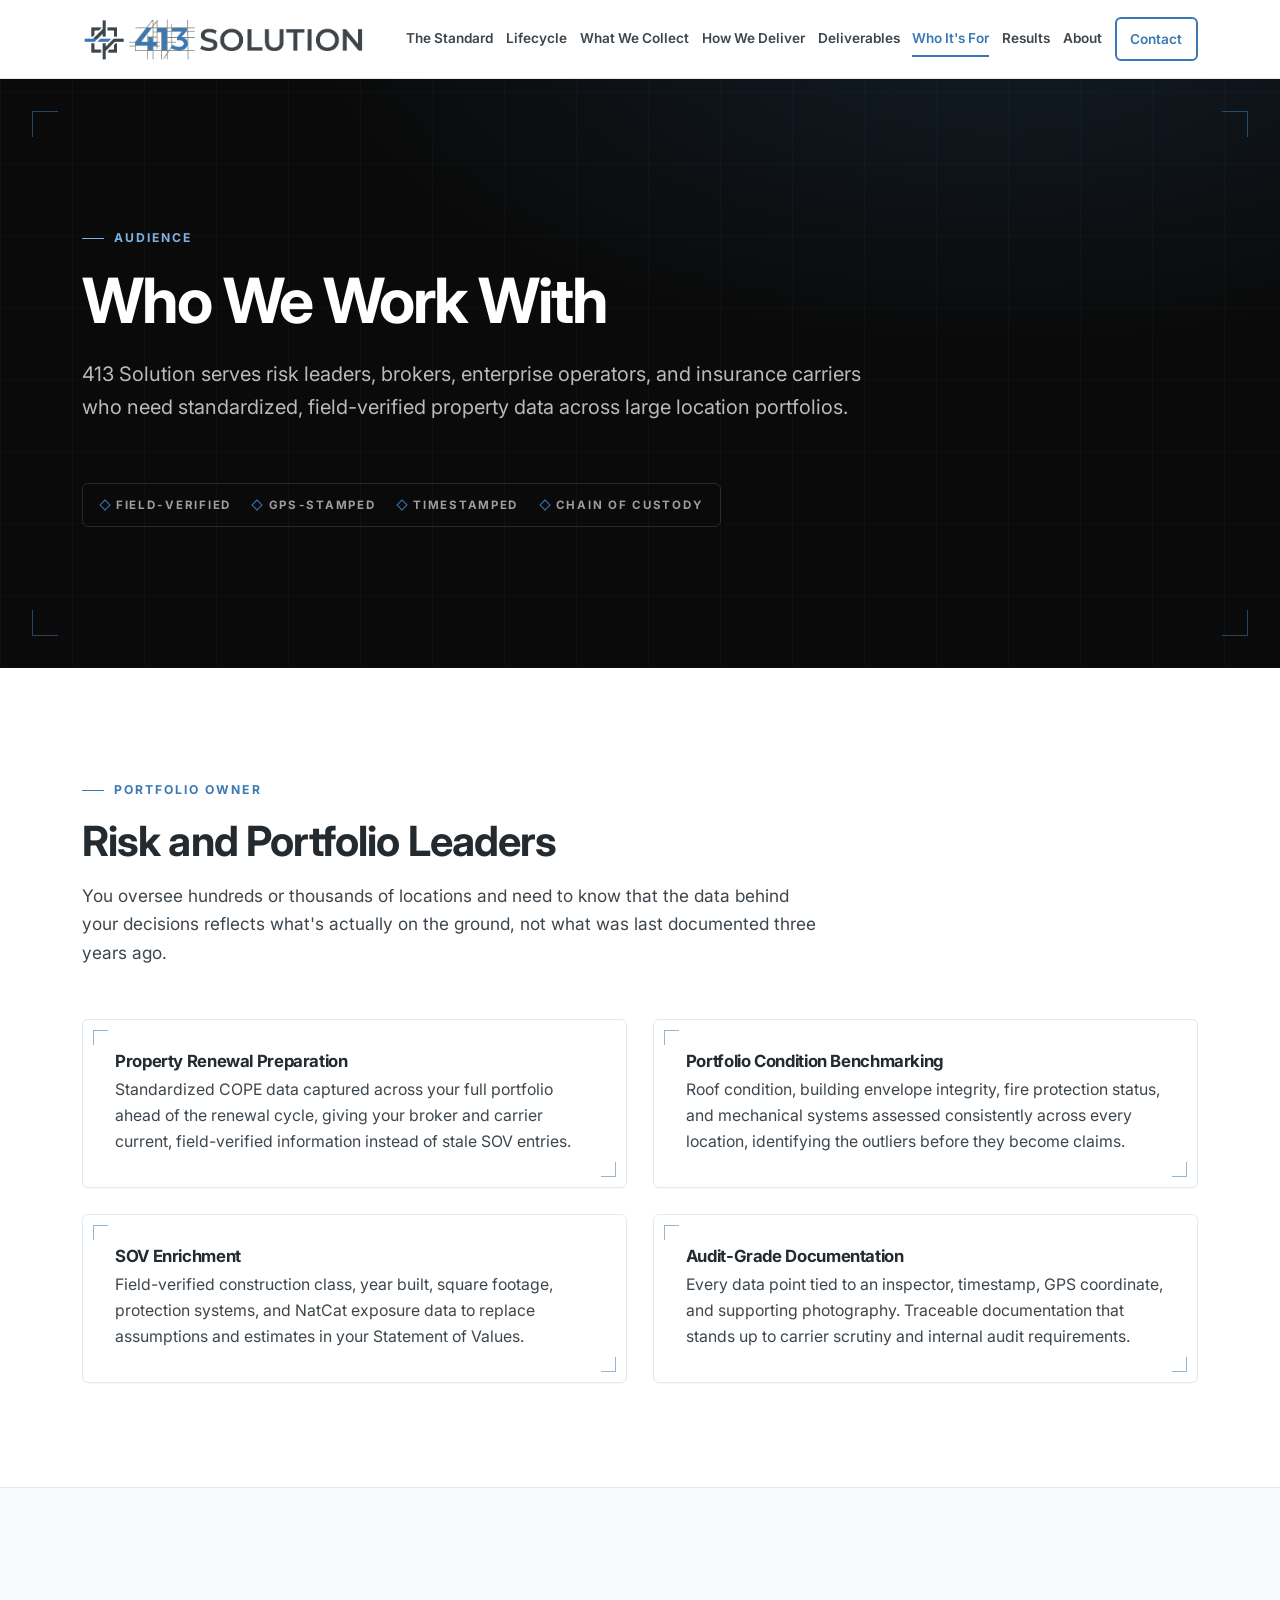
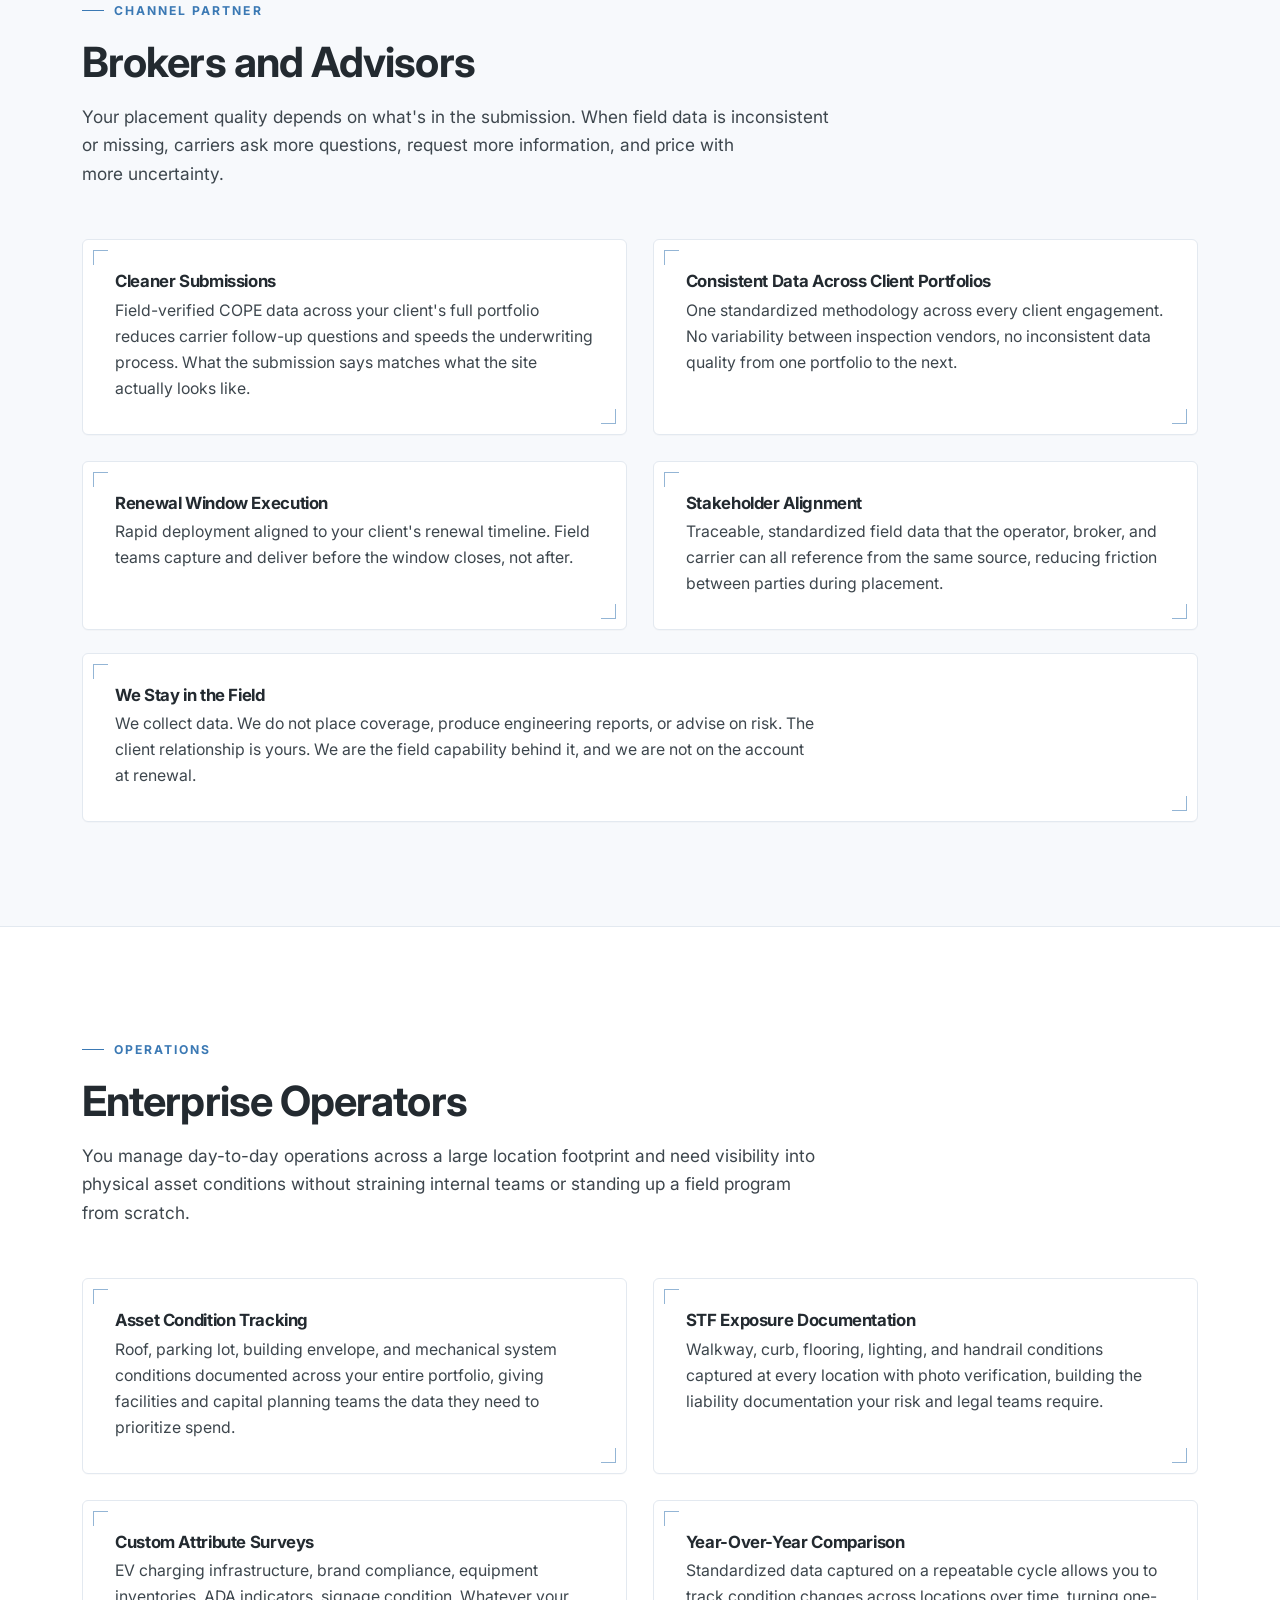
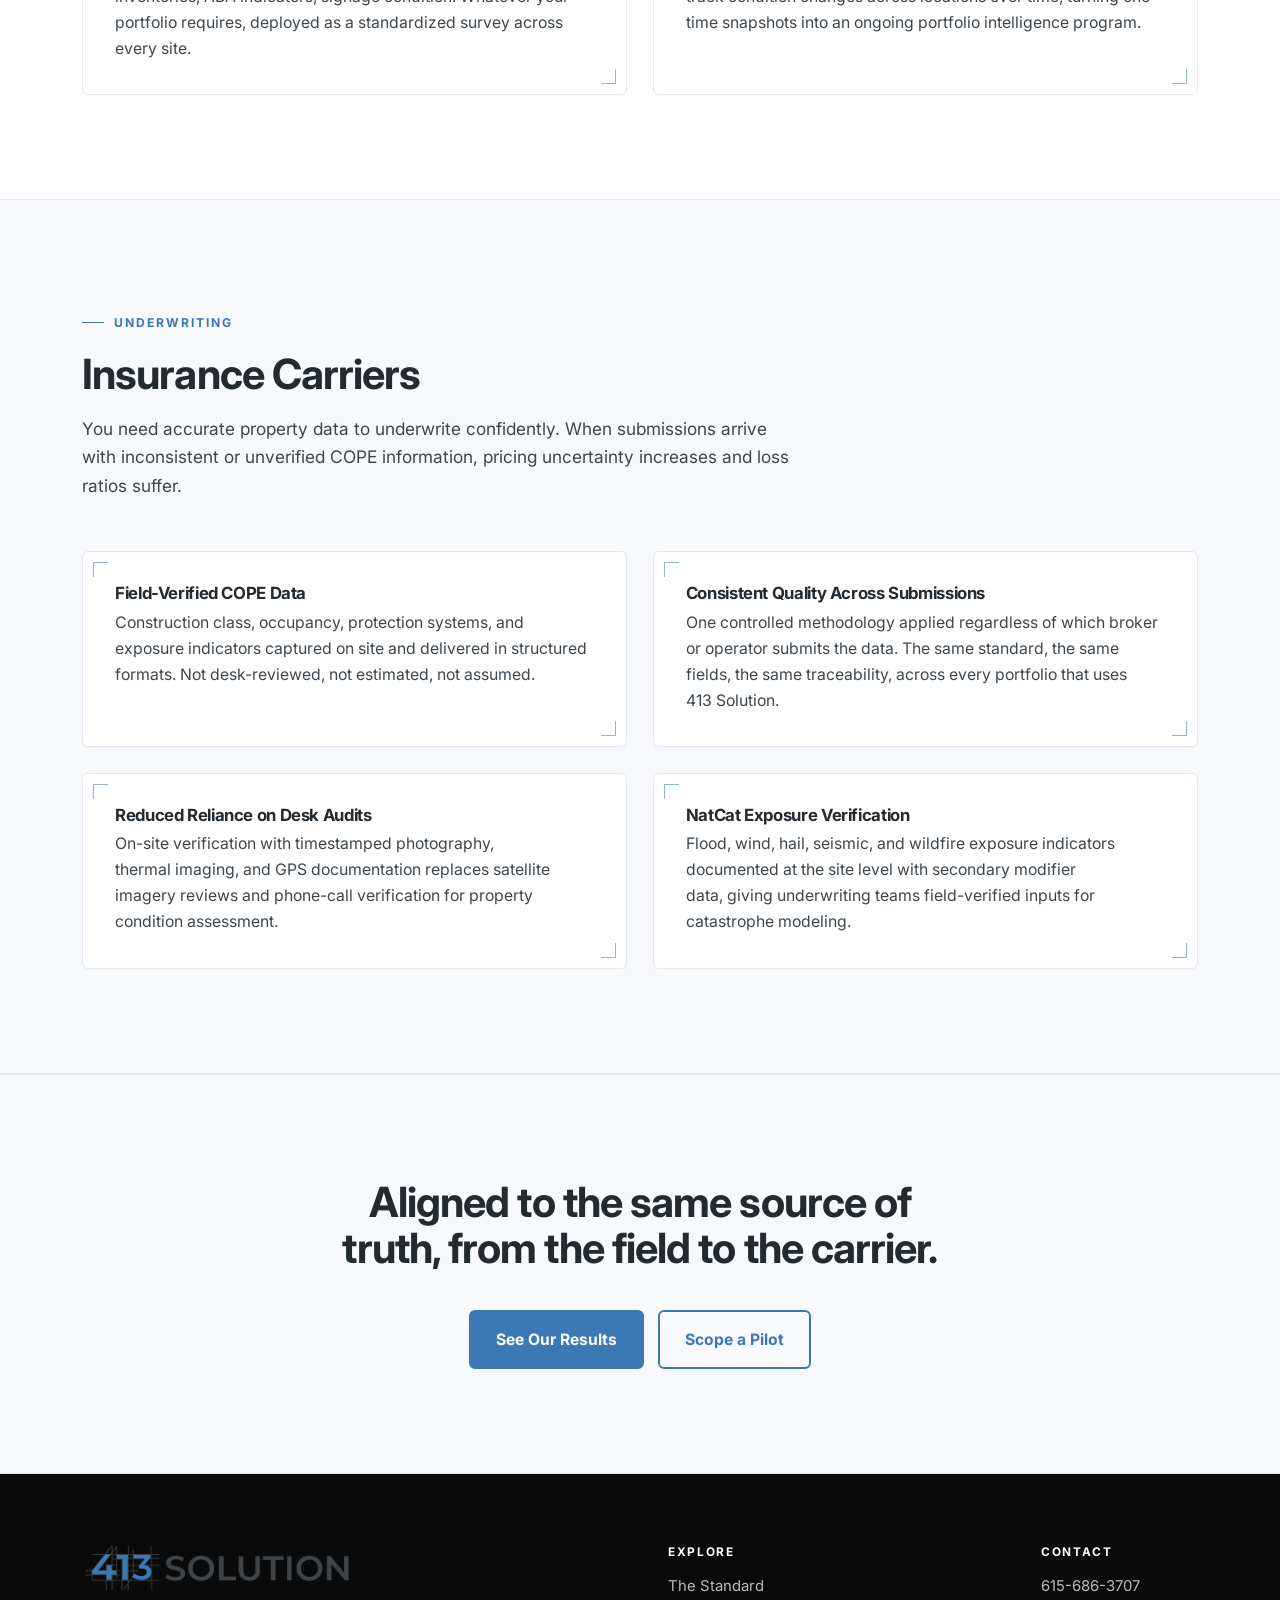
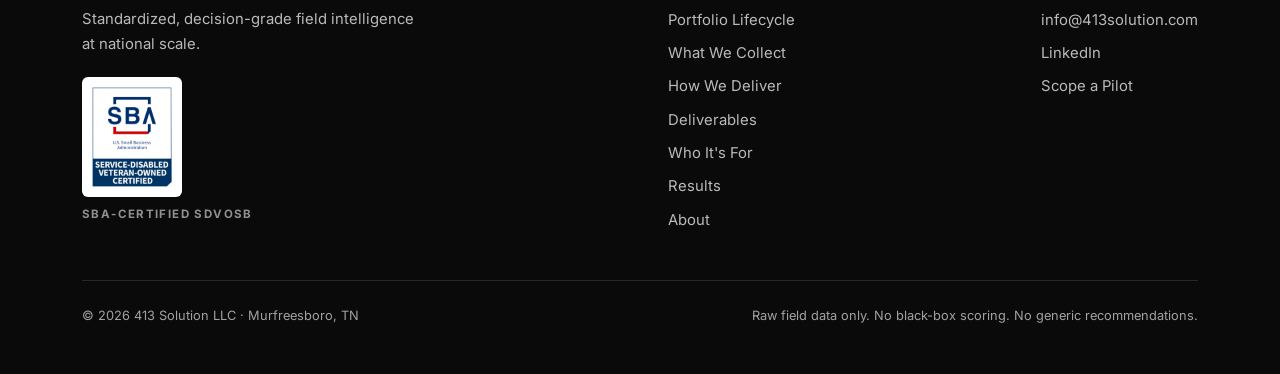
<file: who-its-for.html>
<!DOCTYPE html>
<html lang="en">
<head>
  <meta charset="UTF-8">
  <meta name="viewport" content="width=device-width, initial-scale=1.0">
  <title>For Brokers, Carriers &amp; Portfolio Owners | 413 Solution</title>
  <meta name="description" content="413 Solution serves risk leaders, brokers, enterprise operators, and insurance carriers who need standardized, field-verified property data at portfolio scale.">
  <link rel="canonical" href="https://413solution.com/who-its-for.html">
  <meta property="og:title" content="For Brokers, Carriers &amp; Portfolio Owners | 413 Solution">
  <meta property="og:description" content="413 Solution serves risk leaders, brokers, enterprise operators, and insurance carriers who need standardized, field-verified property data at portfolio scale.">
  <meta property="og:type" content="website">
  <meta property="og:url" content="https://413solution.com/who-its-for.html">
  <meta property="og:image" content="https://413solution.com/og-image.png">
  <meta property="og:image:width" content="2848">
  <meta property="og:image:height" content="1504">
  <meta property="og:site_name" content="413 Solution">
  <meta name="twitter:card" content="summary_large_image">
  <meta name="twitter:image" content="https://413solution.com/og-image.png">
  <link rel="icon" href="favicon.ico" sizes="48x48">
  <link rel="icon" type="image/png" sizes="32x32" href="favicon-32.png">
  <link rel="apple-touch-icon" href="apple-touch-icon.png">
  <meta name="theme-color" content="#0A0A0A">
  <link rel="preconnect" href="https://fonts.googleapis.com">
  <link rel="preconnect" href="https://fonts.gstatic.com" crossorigin>
  <link href="https://fonts.googleapis.com/css2?family=Inter:wght@300;400;600;700&display=swap" rel="stylesheet">
  <link rel="stylesheet" href="css/site.css">
  <script>document.documentElement.classList.add("js");setTimeout(function(){if(!window.__site413)document.documentElement.classList.remove("js")},3000);</script>
</head>
<body>
<div class="scroll-progress" aria-hidden="true"></div>
<nav class="site-nav">
  <div class="container">
    <a class="logo" href="index.html" aria-label="413 Solution home">
      <img src="image/Horizontal-Logo.png" alt="413 Solution" width="200" height="46">
    </a>
    <button class="menu-toggle" aria-label="Menu" aria-controls="site-menu" aria-expanded="false">
      <span></span><span></span><span></span>
    </button>
    <div class="nav-links" id="site-menu">
      <a href="standard.html">The Standard</a>
      <a href="portfolio-lifecycle.html">Lifecycle</a>
      <a href="what-we-collect.html">What We Collect</a>
      <a href="how-we-deliver.html">How We Deliver</a>
      <a href="deliverables.html">Deliverables</a>
      <a href="who-its-for.html" class="active">Who It's For</a>
      <a href="results.html">Results</a>
      <a href="about.html">About</a>
      <a class="nav-cta" href="contact.html">Contact</a>
    </div>
  </div>
</nav>

<header class="hero">
  <div class="reg-marks" aria-hidden="true"><i></i><i></i><i></i><i></i></div>
  <div class="container">
    <div class="hero-inner">
      <div class="eyebrow reveal on-dark">Audience</div>
      <h1 class="reveal" style="--d:80ms">Who We Work With</h1>
      <p class="lede reveal" style="--d:160ms">413 Solution serves risk leaders, brokers, enterprise operators, and insurance carriers who need standardized, field-verified property data across large location portfolios.</p>
      <div class="meta-strip reveal" style="--d:250ms">
  <span>Field-Verified</span><span>GPS-Stamped</span><span>Timestamped</span><span>Chain of Custody</span>
</div>
    </div>
  </div>
</header>

<section class="" id="portfolio-owners">
  <div class="container">
    <div class="section-head reveal">
      <div class="eyebrow">Portfolio Owner</div>
      <h2>Risk and Portfolio Leaders</h2>
      <p>You oversee hundreds or thousands of locations and need to know that the data behind your decisions reflects what's actually on the ground, not what was last documented three years ago.</p>
    </div>
    <div class="grid-2">
      <div class="card tick reveal" style="--d:0ms"><h4>Property Renewal Preparation</h4><p>Standardized COPE data captured across your full portfolio ahead of the renewal cycle, giving your broker and carrier current, field-verified information instead of stale SOV entries.</p></div>
      <div class="card tick reveal" style="--d:90ms"><h4>Portfolio Condition Benchmarking</h4><p>Roof condition, building envelope integrity, fire protection status, and mechanical systems assessed consistently across every location, identifying the outliers before they become claims.</p></div>
      <div class="card tick reveal" style="--d:0ms"><h4>SOV Enrichment</h4><p>Field-verified construction class, year built, square footage, protection systems, and NatCat exposure data to replace assumptions and estimates in your Statement of Values.</p></div>
      <div class="card tick reveal" style="--d:90ms"><h4>Audit-Grade Documentation</h4><p>Every data point tied to an inspector, timestamp, GPS coordinate, and supporting photography. Traceable documentation that stands up to carrier scrutiny and internal audit requirements.</p></div>
    </div>
  </div>
</section>
<section class="band-light" id="brokers">
  <div class="container">
    <div class="section-head reveal">
      <div class="eyebrow">Channel Partner</div>
      <h2>Brokers and Advisors</h2>
      <p>Your placement quality depends on what's in the submission. When field data is inconsistent or missing, carriers ask more questions, request more information, and price with more uncertainty.</p>
    </div>
    <div class="grid-2">
      <div class="card tick reveal" style="--d:0ms"><h4>Cleaner Submissions</h4><p>Field-verified COPE data across your client's full portfolio reduces carrier follow-up questions and speeds the underwriting process. What the submission says matches what the site actually looks like.</p></div>
      <div class="card tick reveal" style="--d:90ms"><h4>Consistent Data Across Client Portfolios</h4><p>One standardized methodology across every client engagement. No variability between inspection vendors, no inconsistent data quality from one portfolio to the next.</p></div>
      <div class="card tick reveal" style="--d:0ms"><h4>Renewal Window Execution</h4><p>Rapid deployment aligned to your client's renewal timeline. Field teams capture and deliver before the window closes, not after.</p></div>
      <div class="card tick reveal" style="--d:90ms"><h4>Stakeholder Alignment</h4><p>Traceable, standardized field data that the operator, broker, and carrier can all reference from the same source, reducing friction between parties during placement.</p></div>
    </div>
    <div class="card tick reveal" style="--d:180ms; margin-top:1.4rem;"><h4>We Stay in the Field</h4><p>We collect data. We do not place coverage, produce engineering reports, or advise on risk. The client relationship is yours. We are the field capability behind it, and we are not on the account at renewal.</p></div>
  </div>
</section>
<section class="">
  <div class="container">
    <div class="section-head reveal">
      <div class="eyebrow">Operations</div>
      <h2>Enterprise Operators</h2>
      <p>You manage day-to-day operations across a large location footprint and need visibility into physical asset conditions without straining internal teams or standing up a field program from scratch.</p>
    </div>
    <div class="grid-2">
      <div class="card tick reveal" style="--d:0ms"><h4>Asset Condition Tracking</h4><p>Roof, parking lot, building envelope, and mechanical system conditions documented across your entire portfolio, giving facilities and capital planning teams the data they need to prioritize spend.</p></div>
      <div class="card tick reveal" style="--d:90ms"><h4>STF Exposure Documentation</h4><p>Walkway, curb, flooring, lighting, and handrail conditions captured at every location with photo verification, building the liability documentation your risk and legal teams require.</p></div>
      <div class="card tick reveal" style="--d:0ms"><h4>Custom Attribute Surveys</h4><p>EV charging infrastructure, brand compliance, equipment inventories, ADA indicators, signage condition. Whatever your portfolio requires, deployed as a standardized survey across every site.</p></div>
      <div class="card tick reveal" style="--d:90ms"><h4>Year-Over-Year Comparison</h4><p>Standardized data captured on a repeatable cycle allows you to track condition changes across locations over time, turning one-time snapshots into an ongoing portfolio intelligence program.</p></div>
    </div>
  </div>
</section>
<section class="band-light">
  <div class="container">
    <div class="section-head reveal">
      <div class="eyebrow">Underwriting</div>
      <h2>Insurance Carriers</h2>
      <p>You need accurate property data to underwrite confidently. When submissions arrive with inconsistent or unverified COPE information, pricing uncertainty increases and loss ratios suffer.</p>
    </div>
    <div class="grid-2">
      <div class="card tick reveal" style="--d:0ms"><h4>Field-Verified COPE Data</h4><p>Construction class, occupancy, protection systems, and exposure indicators captured on site and delivered in structured formats. Not desk-reviewed, not estimated, not assumed.</p></div>
      <div class="card tick reveal" style="--d:90ms"><h4>Consistent Quality Across Submissions</h4><p>One controlled methodology applied regardless of which broker or operator submits the data. The same standard, the same fields, the same traceability, across every portfolio that uses 413 Solution.</p></div>
      <div class="card tick reveal" style="--d:0ms"><h4>Reduced Reliance on Desk Audits</h4><p>On-site verification with timestamped photography, thermal imaging, and GPS documentation replaces satellite imagery reviews and phone-call verification for property condition assessment.</p></div>
      <div class="card tick reveal" style="--d:90ms"><h4>NatCat Exposure Verification</h4><p>Flood, wind, hail, seismic, and wildfire exposure indicators documented at the site level with secondary modifier data, giving underwriting teams field-verified inputs for catastrophe modeling.</p></div>
    </div>
  </div>
</section>


<section class="band-light close-cta">
  <div class="container reveal">
    <h2>Aligned to the same source of truth, from the field to the carrier.</h2>
    <div class="actions">
      <a href="results.html" class="btn btn-primary">See Our Results</a>
      <a href="contact.html" class="btn btn-outline">Scope a Pilot</a>
    </div>
  </div>
</section>
<footer>
  <div class="container">
    <div class="footer-wrap">
      <div class="footer-brand">
        <img src="image/Logo_White.png" alt="413 Solution" width="613" height="100" loading="lazy" decoding="async">
        <p>Standardized, decision-grade field intelligence at national scale.</p>
        <div class="badge">
          <img src="image/sdvosb-badge.png" alt="SBA-certified Service-Disabled Veteran-Owned Small Business badge" width="240" height="300" loading="lazy" decoding="async">
          <span>SBA-Certified SDVOSB</span>
        </div>
      </div>
      <div class="footer-nav">
        <h4>Explore</h4>
        <a href="standard.html">The Standard</a>
        <a href="portfolio-lifecycle.html">Portfolio Lifecycle</a>
        <a href="what-we-collect.html">What We Collect</a>
        <a href="how-we-deliver.html">How We Deliver</a>
        <a href="deliverables.html">Deliverables</a>
        <a href="who-its-for.html">Who It's For</a>
        <a href="results.html">Results</a>
        <a href="about.html">About</a>
      </div>
      <div class="footer-contact">
        <h4>Contact</h4>
        <a href="tel:6156863707">615-686-3707</a>
        <a href="mailto:info@413solution.com">info@413solution.com</a>
        <a href="https://www.linkedin.com/company/413solution" target="_blank" rel="noreferrer">LinkedIn</a>
        <a href="contact.html">Scope a Pilot</a>
      </div>
    </div>
    <div class="footer-legal">
      <span>&copy; 2026 413 Solution LLC &middot; Murfreesboro, TN</span>
      <span>Raw field data only. No black-box scoring. No generic recommendations.</span>
    </div>
  </div>
</footer>
<script src="js/site.js" defer></script>
</body>
</html>
</file>
<file: css/site.css>
/* ============================================================
   413 SOLUTION — SITE DESIGN SYSTEM
   Brand tokens per 413 Solution Brand Guidelines
   Intelligence Blue #3B79B4 · Field Charcoal #3D464D
   Tactical Black #0A0A0A · Field Teal #2E7D7B (interactive only)
   Typeface: Inter (300/400/600/700)
   ============================================================ */

:root {
  --black: #0A0A0A;          /* Tactical Black — dark sections */
  --slate: #1F3A5F;          /* Deep Slate — secondary dark band */
  --blue: #3B79B4;           /* Intelligence Blue — primary accent */
  --blue-dark: #2C5D8C;
  --charcoal: #3D464D;       /* Field Charcoal — body text */
  --ink: #232A30;            /* headings on light */
  --teal: #2E7D7B;           /* Field Teal — hover / interactive only */
  --bg: #F7F9FC;
  --white: #FFFFFF;
  --border: #E3E9F0;
  --border-dark: rgba(255,255,255,0.12);
  --muted-on-dark: rgba(255,255,255,0.72);
  --shadow: 0 10px 30px -12px rgba(10,10,10,0.18);
  --radius: 6px;
  --nav-h: 78px;
  --font: "Inter", "Montserrat", Arial, sans-serif;
  --ease-out: cubic-bezier(0.23, 1, 0.32, 1);   /* strong ease-out: starts fast, feels responsive */
  --focus: #2E7D7B;          /* 5.0:1 on white */
  --focus-on-dark: #7FB2E0;  /* 8.8:1 on Tactical Black */
  --field-border: #8792A0;   /* 3.2:1 on white, so form fields have a visible edge */
}

* { box-sizing: border-box; margin: 0; padding: 0; }
html { scroll-behavior: smooth; }
html, body { overflow-x: hidden; overflow-x: clip; }

body {
  font-family: var(--font);
  color: var(--charcoal);
  background: var(--white);
  line-height: 1.65;
  -webkit-font-smoothing: antialiased;
  font-size: 16px;
}

.container { max-width: 1180px; margin: 0 auto; padding: 0 2rem; }
.container-narrow { max-width: 860px; margin: 0 auto; padding: 0 2rem; }
.text-center { text-align: center; }
.mx-auto { margin-left: auto; margin-right: auto; }

/* ---------- Typography ---------- */
h1, h2, h3, h4 { color: var(--ink); line-height: 1.12; letter-spacing: -0.022em; font-weight: 700; text-wrap: balance; }
h1 { font-size: clamp(2.5rem, 5.4vw, 3.9rem); letter-spacing: -0.03em; }
h2 { font-size: clamp(1.9rem, 3.6vw, 2.6rem); margin-bottom: 1.1rem; }
h3 { font-size: 1.3rem; margin-bottom: 0.6rem; }
h4 { font-size: 1.05rem; margin-bottom: 0.4rem; }
p  { font-size: 1.08rem; margin-bottom: 1.3rem; max-width: 70ch; text-wrap: pretty; }
p:last-child { margin-bottom: 0; }
strong { color: var(--ink); font-weight: 700; }

/* Caption / label — brand spec: Bold, ALL CAPS, Blue or Gray */
.eyebrow {
  display: inline-flex;
  align-items: center;
  gap: 0.6rem;
  font-size: 0.76rem;
  font-weight: 700;
  letter-spacing: 0.17em;
  text-transform: uppercase;
  color: var(--blue);
  margin-bottom: 1.1rem;
}
.eyebrow::before {
  content: "";
  width: 22px; height: 1px;
  background: var(--blue);
  flex: none;
}
.on-dark .eyebrow, .hero .eyebrow { color: #7FB2E0; }
.on-dark .eyebrow::before, .hero .eyebrow::before { background: #7FB2E0; }

.lede { font-size: clamp(1.1rem, 1.8vw, 1.25rem); font-weight: 400; }

/* Data / numeric — brand spec: Bold, Blue Accent */
.stat-num {
  font-weight: 700;
  font-variant-numeric: tabular-nums;
  font-size: clamp(2.3rem, 4.4vw, 3.4rem);
  color: var(--blue);
  line-height: 1;
  letter-spacing: -0.02em;
}
.stat-label {
  margin-top: 0.55rem;
  font-size: 0.74rem;
  font-weight: 700;
  letter-spacing: 0.14em;
  text-transform: uppercase;
  color: var(--charcoal);
}
.on-dark .stat-label { color: var(--muted-on-dark); }

/* ---------- Scroll progress ---------- */
.scroll-progress {
  position: fixed;
  top: 0; left: 0;
  height: 3px;
  width: 100%;
  transform: scaleX(0);
  transform-origin: 0 50%;
  background: var(--blue);
  z-index: 2000;
}

/* ---------- Navigation ---------- */
nav.site-nav {
  position: sticky;
  top: 0;
  z-index: 1000;
  background: rgba(255,255,255,0.94);
  backdrop-filter: blur(10px);
  -webkit-backdrop-filter: blur(10px);
  border-bottom: 1px solid var(--border);
  transition: box-shadow 200ms ease;
}
nav.site-nav .container {
  display: flex;
  align-items: center;
  justify-content: space-between;
  height: var(--nav-h);
}
nav.site-nav.scrolled { box-shadow: 0 6px 24px -14px rgba(10,10,10,0.25); }

.logo img { display: block; height: 46px; width: auto; }

.nav-links { display: flex; align-items: center; gap: 0.8rem; flex-wrap: nowrap; }
.nav-links a {
  text-decoration: none;
  font-weight: 600;
  font-size: 0.85rem;
  white-space: nowrap;
  color: var(--charcoal);
  padding: 0.35rem 0;
  border-bottom: 2px solid transparent;
  transition: color 0.15s ease, border-color 0.15s ease;
}
.nav-links a:hover { color: var(--teal); }
.nav-links a.active { color: var(--blue); border-bottom-color: var(--blue); }
.nav-cta {
  padding: 0.55rem 0.85rem !important;
  border: 2px solid var(--blue) !important;
  border-radius: var(--radius);
  color: var(--blue) !important;
  transition: background 0.15s ease, color 0.15s ease, transform 160ms var(--ease-out) !important;
}
.nav-cta:active { transform: scale(0.97); }
.nav-cta:hover { background: var(--blue); border-color: var(--blue) !important; color: var(--white) !important; }

.menu-toggle {
  display: none;
  flex-direction: column;
  align-items: center;
  justify-content: center;
  gap: 6px;
  width: 44px; height: 44px;      /* full touch target */
  margin-right: -9px;             /* keeps the bars optically on the container edge */
  background: none;
  border: none;
  border-radius: var(--radius);
  cursor: pointer;
  padding: 0;
  z-index: 1100;
}
.menu-toggle span {
  display: block; width: 26px; height: 2px;
  background: var(--ink);
  transition: transform 200ms var(--ease-out), opacity 120ms ease;
}

/* ---------- Buttons ---------- */
.btn {
  display: inline-block;
  padding: 0.9rem 1.55rem;
  font-weight: 700;
  font-size: 0.98rem;
  text-decoration: none;
  border-radius: var(--radius);
  border: 2px solid transparent;
  cursor: pointer;
  transition: transform 160ms var(--ease-out), background 0.15s ease, color 0.15s ease, border-color 0.15s ease;
}
.btn:active { transform: scale(0.97); }
.btn-primary { background: var(--blue); border-color: var(--blue); color: var(--white); }
.btn-primary:hover { background: var(--blue-dark); border-color: var(--blue-dark); }
.btn-outline { background: transparent; border-color: var(--blue); color: var(--blue); }
.btn-outline:hover { background: var(--blue); color: var(--white); }
.on-dark .btn-outline, .hero .btn-outline { border-color: rgba(255,255,255,0.65); color: var(--white); }
.on-dark .btn-outline:hover, .hero .btn-outline:hover { background: var(--white); border-color: var(--white); color: var(--black); }

a:focus-visible, .btn:focus-visible, button:focus-visible, input:focus-visible, textarea:focus-visible, select:focus-visible {
  outline: 2px solid var(--focus);
  outline-offset: 3px;
}
.hero :focus-visible, .on-dark :focus-visible, footer :focus-visible { outline-color: var(--focus-on-dark); }

/* Button rows outside the closing CTA */
.actions { display: flex; gap: 0.9rem; flex-wrap: wrap; justify-content: center; }

/* ---------- Sections ---------- */
section { padding: 6.5rem 0; }
.section-head { max-width: 760px; margin-bottom: 3.2rem; }
.section-head.centered { margin-left: auto; margin-right: auto; text-align: center; }
.section-head.centered .eyebrow { justify-content: center; }

.band-light { background: var(--bg); border-top: 1px solid var(--border); border-bottom: 1px solid var(--border); }
.band-slate { background: var(--slate); }
.band-black { background: var(--black); }
.on-dark h1, .on-dark h2, .on-dark h3, .on-dark h4 { color: var(--white); }
.on-dark p { color: var(--muted-on-dark); }

/* ---------- Hero (Tactical Black + reticle grid) ---------- */
.hero {
  position: relative;
  background-color: var(--black);
  background:
    radial-gradient(1100px 520px at 78% -10%, rgba(59,121,180,0.16), transparent 62%),
    repeating-linear-gradient(0deg, rgba(59,121,180,0.055) 0 1px, transparent 1px 72px),
    repeating-linear-gradient(90deg, rgba(59,121,180,0.055) 0 1px, transparent 1px 72px),
    var(--black);
  color: var(--white);
  padding: clamp(6rem, 11vw, 9.5rem) 0;
  overflow: hidden;
}
.hero-inner { position: relative; max-width: 900px; }
.hero h1 { color: var(--white); margin-bottom: 1.4rem; }
.hero .lede { color: var(--muted-on-dark); max-width: 62ch; }
.hero-actions { margin-top: 2.2rem; display: flex; gap: 0.9rem; flex-wrap: wrap; }

/* Corner registration marks — signature element */
.reg-marks { position: absolute; inset: 2rem; pointer-events: none; }
.reg-marks i {
  position: absolute;
  width: 26px; height: 26px;
  border: 0 solid rgba(59,121,180,0.55);
}
.reg-marks i:nth-child(1) { top: 0; left: 0; border-top-width: 1px; border-left-width: 1px; }
.reg-marks i:nth-child(2) { top: 0; right: 0; border-top-width: 1px; border-right-width: 1px; }
.reg-marks i:nth-child(3) { bottom: 0; left: 0; border-bottom-width: 1px; border-left-width: 1px; }
.reg-marks i:nth-child(4) { bottom: 0; right: 0; border-bottom-width: 1px; border-right-width: 1px; }

/* Crosshair watermark with slow parallax */
.hero-reticle {
  position: absolute;
  right: -120px;
  top: 50%;
  width: 520px; height: 520px;
  opacity: 0.10;
  pointer-events: none;
  will-change: transform;
}

/* Capture metadata strip — evidence motif */
.meta-strip {
  display: inline-flex;
  flex-wrap: wrap;
  align-items: center;
  gap: 0.7rem 1.4rem;
  margin-top: 2.4rem;
  padding: 0.7rem 1.1rem;
  border: 1px solid var(--border-dark);
  border-radius: var(--radius);
  font-size: 0.72rem;
  font-weight: 700;
  letter-spacing: 0.15em;
  text-transform: uppercase;
  color: rgba(255,255,255,0.6);
  font-variant-numeric: tabular-nums;
}
.meta-strip span { display: inline-flex; align-items: center; gap: 0.45rem; }
.meta-strip span::before {
  content: "";
  width: 6px; height: 6px;
  border: 1px solid var(--blue);
  transform: rotate(45deg);
  flex: none;
}

/* ---------- Stats row ---------- */
.stats-row {
  display: grid;
  grid-template-columns: repeat(4, 1fr);
  gap: 2rem;
  text-align: center;
}
.stats-row > div { padding: 1.6rem 1rem; border-left: 1px solid var(--border); }
.stats-row > div:first-child { border-left: none; }
.on-dark .stats-row > div { border-color: var(--border-dark); }

/* ---------- Cards & grids ---------- */
.grid-2 { display: grid; grid-template-columns: 1fr 1fr; gap: 1.6rem; }
.grid-3 { display: grid; grid-template-columns: repeat(3, 1fr); gap: 1.6rem; }
.grid-4 { display: grid; grid-template-columns: repeat(4, 1fr); gap: 1.4rem; }

.card {
  position: relative;
  background: var(--white);
  border: 1px solid var(--border);
  border-radius: var(--radius);
  padding: 2rem;
  box-shadow: 0 1px 0 rgba(10,10,10,0.02);
  transition: border-color 0.2s ease;
}
.card h3, .card h4 { color: var(--ink); }
.card p { font-size: 0.99rem; margin-bottom: 0; }
.card.tick::before, .card.tick::after {
  content: "";
  position: absolute;
  width: 14px; height: 14px;
  border: 0 solid var(--blue);
  opacity: 0.55;
  transition: opacity 0.2s ease;
}
.card.tick::before { top: 10px; left: 10px; border-top-width: 1px; border-left-width: 1px; }
.card.tick::after { bottom: 10px; right: 10px; border-bottom-width: 1px; border-right-width: 1px; }


.card-dark {
  background: rgba(255,255,255,0.045);
  border: 1px solid var(--border-dark);
  border-radius: var(--radius);
  padding: 2rem;
  transition: background 0.2s ease, border-color 0.2s ease;
}
.card-dark h4 { color: var(--white); border-left: 3px solid var(--blue); padding-left: 0.9rem; }
.card-dark p { color: var(--muted-on-dark); margin-bottom: 0; font-size: 0.99rem; }

/* Check list */
.check-list { list-style: none; }
.check-list li {
  display: flex;
  gap: 0.75rem;
  align-items: baseline;
  padding: 0.72rem 0;
  border-bottom: 1px solid var(--border);
  font-weight: 600;
  color: var(--ink);
  font-size: 0.99rem;
}
.check-list li:last-child { border-bottom: none; }
.check-list li::before { content: "✓"; color: var(--teal); font-weight: 900; flex: none; }
.check-list.plain li { font-weight: 400; color: var(--charcoal); }

/* Domain cards (what we collect) */
.domain-card ul { list-style: none; margin-top: 0.9rem; }
.domain-card ul li {
  padding: 0.45rem 0 0.45rem 1.15rem;
  position: relative;
  font-size: 0.96rem;
  border-bottom: 1px solid var(--border);
}
.domain-card ul li:last-child { border-bottom: none; }
.domain-card ul li::before {
  content: "";
  position: absolute;
  left: 0; top: 1.05em;
  width: 6px; height: 1px;
  background: var(--blue);
}

/* ---------- Comparison table (standard page) ---------- */
.compare {
  border: 1px solid var(--border);
  border-radius: var(--radius);
  overflow: hidden;
  background: var(--white);
}
.compare-row {
  display: grid;
  grid-template-columns: 170px 1fr 1fr;
  border-bottom: 1px solid var(--border);
}
.compare-row:last-child { border-bottom: none; }
.compare-row.head {
  background: var(--slate);
  font-size: 0.76rem;
  font-weight: 700;
  letter-spacing: 0.14em;
  text-transform: uppercase;
}
.compare-row.head > div { color: rgba(255,255,255,0.85); padding: 1rem 1.4rem; }
.compare-row > div { padding: 1.5rem 1.4rem; }
.compare-attr { font-weight: 700; color: var(--ink); background: var(--bg); border-right: 1px solid var(--border); }
.compare-old { color: var(--charcoal); font-size: 0.97rem; border-right: 1px solid var(--border); }
.compare-413 { font-size: 0.97rem; background: rgba(59,121,180,0.05); }
.compare-413 strong { color: var(--blue); display: block; margin-bottom: 0.2rem; }

/* ---------- Timeline (how we deliver) ---------- */
.timeline { position: relative; margin-top: 1rem; }
.timeline::before {
  content: "";
  position: absolute;
  left: 27px; top: 0;
  width: 2px; height: 100%;
  background: var(--border);
}
.timeline::after {
  content: "";
  position: absolute;
  left: 27px; top: 0;
  width: 2px;
  height: 100%;
  background: var(--blue);
  transform: scaleY(var(--progress, 0));
  transform-origin: 50% 0;
  transition: transform 0.1s linear;
}
.step {
  position: relative;
  display: grid;
  grid-template-columns: 56px 1fr;
  gap: 1.6rem;
  padding: 0 0 3.4rem;
}
.step:last-child { padding-bottom: 0.5rem; }
.step-num {
  position: relative;
  z-index: 1;
  width: 56px; height: 56px;
  border-radius: 50%;
  background: var(--white);
  border: 2px solid var(--blue);
  color: var(--blue);
  font-weight: 700;
  font-size: 1.25rem;
  display: flex;
  align-items: center;
  justify-content: center;
  font-variant-numeric: tabular-nums;
}
.step-body h3 { margin-bottom: 0.5rem; }
.step-body ul { list-style: none; margin-top: 0.9rem; }
.step-body ul li {
  display: flex; gap: 0.7rem; align-items: baseline;
  padding: 0.35rem 0;
  font-size: 0.97rem;
}
.step-body ul li::before { content: "✓"; color: var(--teal); font-weight: 900; flex: none; }

/* ---------- Case studies (results) ---------- */
.case {
  border: 1px solid var(--border);
  border-radius: var(--radius);
  background: var(--white);
  padding: clamp(1.8rem, 4vw, 3rem);
  margin-bottom: 2.2rem;
}
.case-tag {
  font-size: 0.72rem; font-weight: 700; letter-spacing: 0.15em;
  text-transform: uppercase; color: var(--blue);
  margin-bottom: 0.7rem;
}
.case h3 { font-size: clamp(1.35rem, 2.4vw, 1.7rem); }
.case-stats {
  display: grid;
  grid-template-columns: repeat(4, 1fr);
  gap: 1.2rem;
  margin: 1.8rem 0;
  padding: 1.4rem 0;
  border-top: 1px solid var(--border);
  border-bottom: 1px solid var(--border);
}
.case-stats .stat-num { font-size: clamp(1.5rem, 2.6vw, 2.1rem); }
.case-cols { display: grid; grid-template-columns: 1fr 1fr; gap: 2.4rem; }
.case-cols h4 {
  font-size: 0.76rem; letter-spacing: 0.14em; text-transform: uppercase;
  color: var(--blue); margin-bottom: 0.6rem;
}
.case-cols p { font-size: 0.99rem; margin-bottom: 0; }
.case-phases { margin-top: 2.2rem; padding-top: 1.8rem; border-top: 1px solid var(--border); }
.case-phases h4 {
  font-size: 0.76rem; letter-spacing: 0.14em; text-transform: uppercase;
  color: var(--blue); margin-bottom: 0.9rem;
}
.case-phases ol { margin: 0; padding-left: 1.3rem; display: grid; gap: 0.7rem; }
.case-phases li { font-size: 0.99rem; line-height: 1.6; padding-left: 0.3rem; }
.case-phases li::marker { color: var(--blue); font-weight: 700; }
.phase-status {
  display: inline-block; margin-left: 0.4rem;
  font-size: 0.69rem; font-weight: 700; letter-spacing: 0.1em; text-transform: uppercase;
  color: var(--charcoal); border: 1px solid var(--border); border-radius: 999px; padding: 0.1rem 0.55rem;
  vertical-align: 0.1em;
}
.phase-status.is-active { color: var(--blue-dark); border-color: rgba(59,121,180,0.45); }
.step-proof { margin-top: 0.9rem; font-size: 0.95rem; font-weight: 600; color: var(--ink); }

/* ---------- Forms ---------- */
.form-group { margin-bottom: 1.3rem; }
.form-group label {
  display: block;
  font-size: 0.76rem; font-weight: 700;
  letter-spacing: 0.12em; text-transform: uppercase;
  color: var(--charcoal);
  margin-bottom: 0.45rem;
}
.form-group input, .form-group textarea, .form-group select {
  width: 100%;
  font-family: var(--font);
  font-size: 1rem;
  color: var(--ink);
  padding: 0.85rem 1rem;
  border: 1px solid var(--field-border);
  border-radius: var(--radius);
  background: var(--white);
  transition: border-color 0.15s ease, box-shadow 0.15s ease;
}
.form-group input:focus, .form-group textarea:focus, .form-group select:focus { border-color: var(--teal); outline: none; box-shadow: 0 0 0 3px rgba(46,125,123,0.35); }
.form-group textarea { min-height: 150px; resize: vertical; }
.btn-submit {
  width: 100%;
  padding: 1rem;
  background: var(--blue);
  color: var(--white);
  font-family: var(--font);
  font-weight: 700;
  font-size: 1rem;
  border: none;
  border-radius: var(--radius);
  cursor: pointer;
  transition: background 0.15s ease, transform 160ms var(--ease-out);
}
.btn-submit:active { transform: scale(0.98); }
.btn-submit:disabled { opacity: 0.6; cursor: default; transform: none; }
.form-status { margin-top: 1rem; }
.form-success {
  text-align: center;
  padding: 2.5rem 1.5rem;
  border: 1px solid var(--border);
  border-radius: var(--radius);
  background: var(--bg);
}
.form-success .mark { font-size: 2.2rem; color: var(--teal); font-weight: 900; }
.form-error { color: #A33A3A; font-size: 0.95rem; }

/* ---------- Close CTA ---------- */
.close-cta { text-align: center; }
.close-cta h2 { max-width: 880px; margin-left: auto; margin-right: auto; }
.close-cta .fineprint {
  margin: 1.4rem auto 0;
  font-size: 0.95rem;
  max-width: 60ch;
}
.close-cta .actions { margin-top: 2.4rem; display: flex; gap: 0.9rem; justify-content: center; flex-wrap: wrap; }

/* ---------- Footer ---------- */
footer { padding: 4.5rem 0 3rem; background: var(--black); }
.footer-wrap { display: flex; justify-content: space-between; gap: 3rem; flex-wrap: wrap; }
.footer-brand { max-width: 340px; }
.footer-brand img { height: 44px; width: auto; display: block; }
.footer-brand p { font-size: 0.93rem; color: var(--muted-on-dark); margin-top: 1.1rem; }
.footer-brand .badge img { height: 120px; margin-top: 1.2rem; background: var(--white); padding: 10px; border-radius: var(--radius); }
.footer-brand .badge span {
  display: block; margin-top: 0.5rem;
  font-size: 0.72rem; font-weight: 700; letter-spacing: 0.12em;
  text-transform: uppercase; color: rgba(255,255,255,0.55);
}
.footer-nav, .footer-contact { display: flex; flex-direction: column; gap: 0.55rem; }
.footer-nav h4, .footer-contact h4 {
  color: var(--white);
  font-size: 0.74rem; letter-spacing: 0.14em; text-transform: uppercase;
  margin-bottom: 0.4rem;
}
.footer-nav a, .footer-contact a {
  text-decoration: none;
  color: var(--muted-on-dark);
  font-size: 0.93rem;
  font-weight: 400;
  transition: color 0.15s ease;
}
.footer-nav a:hover, .footer-contact a:hover { color: var(--focus-on-dark); }
.footer-legal {
  margin-top: 3rem;
  padding-top: 1.5rem;
  border-top: 1px solid var(--border-dark);
  font-size: 0.8rem;
  color: rgba(255,255,255,0.62);
  display: flex;
  justify-content: space-between;
  gap: 1rem;
  flex-wrap: wrap;
}

/* ---------- Scroll reveal ---------- */
.js .reveal {
  opacity: 0;
  transform: translateY(14px);
  transition: opacity 0.5s var(--ease-out), transform 0.5s var(--ease-out);
  transition-delay: calc(var(--d, 0ms) * 0.65);   /* 90ms authored steps land near 60ms */
}
.js .reveal:not(.in) { will-change: opacity, transform; }
.js .reveal.in { opacity: 1; transform: none; }

/* Counters: the real figure stays in the DOM for crawlers and screen readers;
   the animated value is painted over it. */
.stat-num.counting { position: relative; color: transparent; }
.stat-num.counting::after {
  content: attr(data-display);
  position: absolute; inset: 0;
  color: var(--blue);
}

/* Hover motion only where there is a real pointer. Touch fires :hover on tap and it sticks. */
@media (hover: hover) and (pointer: fine) {
  .btn:hover { transform: translateY(-2px); }
  .btn:active { transform: scale(0.97); }
  .btn-submit:hover { background: var(--blue-dark); transform: translateY(-1px); }
  .btn-submit:active { transform: scale(0.98); }
  .card:hover { border-color: rgba(59,121,180,0.4); }
  .card.tick:hover::before, .card.tick:hover::after { opacity: 1; }
  .card-dark:hover { background: rgba(255,255,255,0.07); border-color: rgba(59,121,180,0.5); }
}

@media (prefers-reduced-motion: reduce) {
  html { scroll-behavior: auto; }
  .js .reveal { opacity: 1; transform: none; transition: none; }
  .btn:hover, .btn:active, .btn-submit:hover, .btn-submit:active, .nav-cta:active { transform: none; }
  .hero-reticle { display: none; }
  .timeline::after { transition: none; }
  .nav-links { transition: none !important; }
  * { animation: none !important; }
}

/* ---------- Responsive ---------- */
@media (max-width: 1020px) {
  .grid-4 { grid-template-columns: 1fr 1fr; }
  .stats-row { grid-template-columns: 1fr 1fr; }
  .stats-row > div { border-left: none; }
}

/* Nav collapses before labels can crowd: 9 items need ~1104px */
@media (max-width: 1120px) {
  .menu-toggle { display: flex; }
  .nav-links {
    display: none;
    flex-direction: column;
    align-items: flex-start;
    position: absolute;
    top: 100%; left: 0;
    width: 100%;
    background: var(--white);
    padding: 1.5rem 2rem 2rem;
    border-bottom: 2px solid var(--border);
    box-shadow: var(--shadow);
    gap: 1.1rem;
  }
  .nav-links {
    align-items: stretch;
    gap: 0;
    padding: 0.75rem 2rem 1.5rem;
    opacity: 0;
    transform: translateY(-8px);
    transition: opacity 180ms var(--ease-out), transform 180ms var(--ease-out), display 180ms allow-discrete;
  }
  .nav-links a {
    font-size: 1rem;
    display: flex; align-items: center;
    min-height: 44px;                 /* touch target */
    border-bottom: 1px solid var(--border);
  }
  .nav-links a.active { border-bottom-color: var(--border); font-weight: 700; }
  .nav-links .nav-cta { justify-content: center; margin-top: 1rem; min-height: 48px; border-bottom: 2px solid var(--blue) !important; }
  .nav-links.open { display: flex; opacity: 1; transform: none; }
  @starting-style { .nav-links.open { opacity: 0; transform: translateY(-8px); } }
  .menu-toggle.open span:nth-child(1) { transform: translateY(8px) rotate(45deg); }
  .menu-toggle.open span:nth-child(2) { opacity: 0; }
  .menu-toggle.open span:nth-child(3) { transform: translateY(-8px) rotate(-45deg); }
}

@media (max-width: 1080px) {
  section { padding: 4rem 0; }
  .grid-2, .grid-3, .case-cols { grid-template-columns: 1fr; }
  .compare-row { grid-template-columns: 1fr; }
  .compare-attr { border-right: none; border-bottom: 1px solid var(--border); }
  .compare-old { border-right: none; border-bottom: 1px solid var(--border); }
  .compare-row.head { display: none; }
  .compare-old::before { content: "Industry status quo"; display: block; font-size: 0.7rem; font-weight: 700; letter-spacing: 0.13em; text-transform: uppercase; color: var(--charcoal); margin-bottom: 0.35rem; opacity: 0.7; }
  .compare-413::before { content: "The 413 Standard"; display: block; font-size: 0.7rem; font-weight: 700; letter-spacing: 0.13em; text-transform: uppercase; color: var(--blue); margin-bottom: 0.35rem; }

  .case-stats { grid-template-columns: 1fr 1fr; }
  .hero-actions .btn { width: 100%; text-align: center; }
  .hero-reticle { display: none; }
  .reg-marks { inset: 1rem; }
  .footer-wrap { flex-direction: column; }
  .footer-nav, .footer-contact { gap: 0; }
  .footer-nav a, .footer-contact a { display: flex; align-items: center; min-height: 44px; }
  .actions .btn { width: 100%; text-align: center; }
}

@media (max-width: 560px) {
  .container, .container-narrow { padding: 0 1.25rem; }
  .grid-4, .stats-row, .case-stats { grid-template-columns: 1fr; }
  .step { grid-template-columns: 44px 1fr; gap: 1.1rem; }
  .step-num { width: 44px; height: 44px; font-size: 1.05rem; }
  .timeline::before, .timeline::after { left: 21px; }
  .meta-strip { gap: 0.5rem 1rem; font-size: 0.69rem; }
  .nav-links { padding-left: 1.25rem; padding-right: 1.25rem; }
}

/* ---------- Standard pillars (homepage) ---------- */
.pillar-stack { display: flex; flex-direction: column; gap: 0.8rem; }
.pillar {
  display: grid;
  grid-template-columns: 180px 1fr;
  gap: 1.2rem;
  align-items: center;
  padding: 1.1rem 1.4rem;
}
.pillar h4 {
  font-size: 0.98rem;
  margin: 0;
  border-left: 3px solid var(--blue);
  padding-left: 0.85rem;
}
.pillar p { margin: 0; font-size: 0.92rem; }
@media (max-width: 560px) {
  .pillar { grid-template-columns: 1fr; gap: 0.5rem; align-items: start; }
}

.bestfit { font-size: 0.85rem; margin-top: 0.6rem; }
.bestfit strong { color: var(--blue); font-weight: 600; }

/* ---------- Schema table (deliverables page) ---------- */
.schema-wrap {
  border: 1px solid var(--border);
  border-radius: var(--radius);
  overflow-x: auto;
  background: var(--white);
  box-shadow: 0 14px 34px -24px rgba(10,10,10,0.28);
}
.schema { width: 100%; border-collapse: collapse; min-width: 820px; }
.schema thead th {
  background: var(--slate);
  color: rgba(255,255,255,0.92);
  font-size: 0.7rem; font-weight: 700;
  letter-spacing: 0.14em; text-transform: uppercase;
  text-align: left;
  padding: 0.95rem 1.1rem;
  white-space: nowrap;
}
.schema tbody td {
  padding: 0.85rem 1.1rem;
  vertical-align: middle;
  font-size: 0.88rem;
  color: var(--charcoal);
  border-bottom: 1px solid var(--border);
}
.schema tbody tr:nth-child(even) { background: var(--bg); }
.schema tbody tr:hover { background: rgba(59,121,180,0.07); }
.schema tbody tr:last-child td { border-bottom: none; }
.dom-badge {
  display: inline-block;
  font-size: 0.69rem; font-weight: 700;
  letter-spacing: 0.1em; text-transform: uppercase;
  color: var(--blue);
  background: rgba(59,121,180,0.1);
  border: 1px solid rgba(59,121,180,0.25);
  border-radius: 999px;
  padding: 0.22rem 0.7rem;
  white-space: nowrap;
}
.schema .f-name {
  font-family: ui-monospace, SFMono-Regular, Menlo, Consolas, monospace;
  font-size: 0.8rem; font-weight: 600;
  color: var(--ink);
  white-space: nowrap;
}
.schema .f-def { min-width: 240px; }
.schema .f-fmt { font-size: 0.84rem; white-space: nowrap; }
.schema .f-ex { font-size: 0.84rem; }
.schema .f-ex { color: var(--ink); font-weight: 600; }
.ev-pill {
  display: inline-block;
  font-size: 0.69rem; font-weight: 700;
  letter-spacing: 0.12em; text-transform: uppercase;
  color: var(--teal);
  border: 1px solid rgba(46,125,123,0.35);
  border-radius: 999px;
  padding: 0.18rem 0.65rem;
  white-space: nowrap;
}
.schema-note { font-size: 0.82rem; opacity: 0.75; margin-top: 1.1rem; }
</file>
<file: css/walkthrough.css>
/* Scroll-driven building walkthrough (test page). Loaded after site.css. */

.walk {
  position: relative;
  height: 1000vh;            /* scroll distance for the whole sequence */
  padding: 0;                /* site.css pads every <section>; the stage must start at the top */
  background: var(--black);
}
/* The stage fills the screen below the sticky nav, so nothing hides behind it. */
.walk-stage {
  position: sticky;
  top: var(--nav-h, 76px);
  height: calc(100vh - var(--nav-h, 76px));
  height: calc(100svh - var(--nav-h, 76px));
  overflow: hidden;
  background: var(--black);
}
.walk-canvas { display: block; width: 100%; height: 100%; }
.walk-black {
  position: absolute; inset: 0;
  background: var(--black);
  opacity: 0;
  pointer-events: none;
}

.walk-intro {
  position: absolute;
  left: clamp(1.25rem, 4vw, 3rem);
  top: clamp(1.25rem, 4vh, 2.5rem);
  max-width: 30rem;
  pointer-events: none;
}
.walk-intro h1 {
  color: var(--white);
  font-size: clamp(1.5rem, 3.2vw, 2.3rem);
  margin: 0.7rem 0 0.6rem;
}
.walk-intro p { color: var(--muted-on-dark); font-size: 0.98rem; margin: 0; }

.walk-hud {
  position: absolute;
  left: clamp(1.25rem, 4vw, 3rem);
  right: clamp(1.25rem, 4vw, 3rem);
  bottom: clamp(1.25rem, 4vh, 2.5rem);
  color: var(--white);
  pointer-events: none;
}
.walk-hud-row { display: flex; align-items: flex-end; justify-content: space-between; gap: 1rem; }
.walk-readout { min-width: 0; }
.walk-step {
  display: flex; align-items: baseline; gap: 0.9rem;
  font-weight: 700;
}
.walk-step [data-walk-num] {
  font-size: 0.72rem; letter-spacing: 0.14em; color: #7FB2E0;
  font-variant-numeric: tabular-nums; white-space: nowrap;
}
.walk-step [data-walk-name] { font-size: 1.15rem; letter-spacing: -0.01em; }

.walk-nav { display: flex; gap: 0.5rem; flex: none; pointer-events: auto; }
.walk-arrow {
  display: grid; place-items: center;
  width: 48px; height: 48px; padding: 0;
  color: var(--white);
  background: rgba(10, 10, 10, 0.6);
  border: 1px solid rgba(255, 255, 255, 0.4);
  border-radius: var(--radius);
  cursor: pointer;
  transition: transform 160ms var(--ease-out), border-color 150ms ease, background 150ms ease;
}
.walk-arrow:active { transform: scale(0.95); }
.walk-arrow:disabled { opacity: 0.35; cursor: default; transform: none; }
.walk-arrow:focus-visible { outline: 2px solid var(--focus-on-dark); outline-offset: 3px; }
@media (hover: hover) and (pointer: fine) {
  .walk-arrow:not(:disabled):hover { border-color: #7FB2E0; background: rgba(59, 121, 180, 0.3); }
}
@media (prefers-reduced-motion: reduce) { .walk-arrow:active { transform: none; } }
.walk-bar {
  margin-top: 0.9rem;
  height: 2px;
  background: rgba(255, 255, 255, 0.14);
}
.walk-bar i {
  display: block; height: 100%;
  background: var(--blue);
  transform: scaleX(0);
  transform-origin: 0 50%;
}

.walk-fallback {
  position: absolute; inset: 0;
  display: grid; place-items: center;
  padding: 2rem; margin: 0;
  color: var(--muted-on-dark); text-align: center;
}
.walk-fallback[hidden] { display: none; }
.walk-nogl { height: 100vh; }
.walk-nogl .walk-hud, .walk-nogl .walk-intro { display: none; }

.walk-sr {
  position: absolute; width: 1px; height: 1px;
  margin: -1px; padding: 0; overflow: hidden;
  clip-path: inset(50%); white-space: nowrap; border: 0;
}

/* Data labels pinned to the model. Positions are set from script every frame. */
.walk-label-layer { position: absolute; inset: 0; overflow: hidden; pointer-events: none; }
.walk-label { position: absolute; left: 0; top: 0; opacity: 0; visibility: hidden; }
.walk-label > * { position: absolute; left: 0; top: 0; will-change: transform; }
.wl-dot {
  width: 10px; height: 10px; border-radius: 50%;
  background: var(--white);
  box-shadow: 0 0 0 2px #7FB2E0, 0 0 0 5px rgba(10, 10, 10, 0.45);
}
.wl-line { height: 1px; margin-top: -0.5px; background: #7FB2E0; transform-origin: 0 50%; }
.wl-chip {
  padding: 0.45rem 0.7rem 0.5rem;
  background: rgba(10, 10, 10, 0.82);
  border: 1px solid rgba(255, 255, 255, 0.2);
  border-left: 2px solid #7FB2E0;
  border-radius: var(--radius);
  white-space: nowrap;
  color: var(--white);
}
.wl-top { display: flex; align-items: center; gap: 0.5rem; }
.wl-tag {
  font-size: 0.69rem; font-weight: 700; letter-spacing: 0.08em; text-transform: uppercase;
  padding: 0.05rem 0.4rem; border-radius: 2px; line-height: 1.5;
}
.wl-cope { color: #0A0A0A; background: #7FB2E0; }
.wl-natcat { color: var(--white); background: var(--teal); }
.wl-thermal { color: #0A0A0A; background: #F8A01C; }
.wl-field { font-size: 0.69rem; font-weight: 600; letter-spacing: 0.1em; text-transform: uppercase; color: rgba(255, 255, 255, 0.72); }
.wl-value { margin-top: 0.2rem; font-size: 0.98rem; font-weight: 700; letter-spacing: -0.005em; }
@media (max-width: 600px) {
  .wl-chip { padding: 0.35rem 0.55rem 0.4rem; }
  .wl-value { font-size: 0.9rem; }
}
/* Phones: one line per tag so the building stays visible behind them. */
@media (max-width: 600px) {
  .wl-chip { display: flex; align-items: center; gap: 0.45rem; }
  .wl-field { display: none; }
  .wl-value { margin-top: 0; font-size: 0.84rem; }
}
/* Scrim so the step readout stays legible over bright interiors. */
.walk-hud::before {
  content: ""; position: absolute; z-index: -1;
  left: -100vw; right: -100vw; bottom: -4rem; height: 12rem;
  background: linear-gradient(to top, rgba(10, 10, 10, 0.78), rgba(10, 10, 10, 0));
  pointer-events: none;
}
</file>
